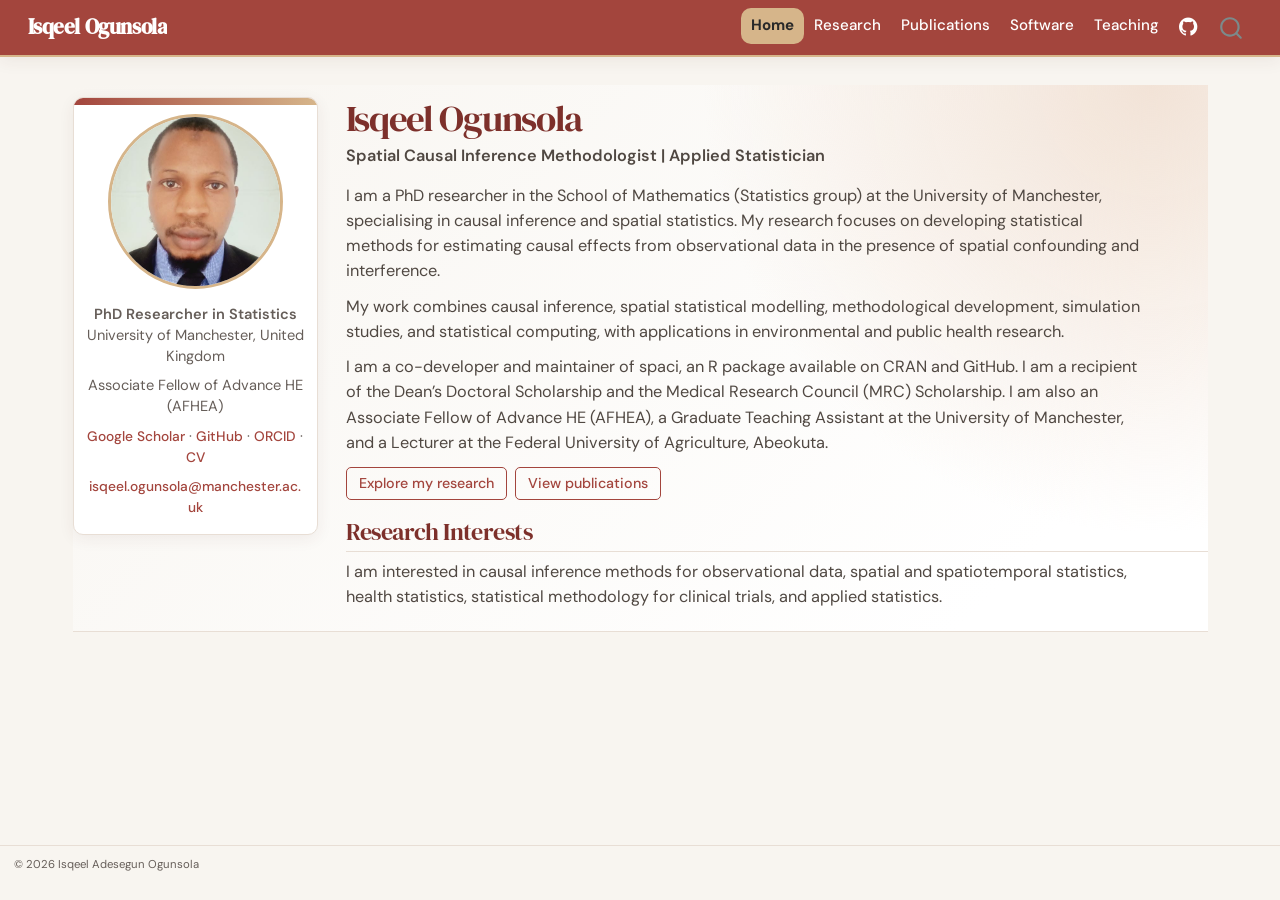
<file: index.html>
<!DOCTYPE html>
<html xmlns="http://www.w3.org/1999/xhtml" lang="en" xml:lang="en"><head>

<meta charset="utf-8">
<meta name="generator" content="quarto-1.9.36">

<meta name="viewport" content="width=device-width, initial-scale=1.0, user-scalable=yes">


<title>quarto-inputf852eae889439b6d – Isqeel A. Ogunsola</title>
<style>
/* Default styles provided by pandoc.
** See https://pandoc.org/MANUAL.html#variables-for-html for config info.
*/
code{white-space: pre-wrap;}
span.smallcaps{font-variant: small-caps;}
div.columns{display: flex; gap: min(4vw, 1.5em);}
div.column{flex: auto; overflow-x: auto;}
div.hanging-indent{margin-left: 1.5em; text-indent: -1.5em;}
ul.task-list{list-style: none;}
ul.task-list li input[type="checkbox"] {
  width: 0.8em;
  margin: 0 0.8em 0.2em -1em; /* quarto-specific, see https://github.com/quarto-dev/quarto-cli/issues/4556 */ 
  vertical-align: middle;
}
</style>


<script src="site_libs/quarto-nav/quarto-nav.js"></script>
<script src="site_libs/clipboard/clipboard.min.js"></script>
<script src="site_libs/quarto-search/autocomplete.umd.js"></script>
<script src="site_libs/quarto-search/fuse.min.js"></script>
<script src="site_libs/quarto-search/quarto-search.js"></script>
<meta name="quarto:offset" content="./">
<link href="./assets/favicon.svg" rel="icon" type="image/svg+xml">
<script src="site_libs/quarto-html/quarto.js" type="module"></script>
<script src="site_libs/quarto-html/tabsets/tabsets.js" type="module"></script>
<script src="site_libs/quarto-html/popper.min.js"></script>
<script src="site_libs/quarto-html/tippy.umd.min.js"></script>
<script src="site_libs/quarto-html/anchor.min.js"></script>
<link href="site_libs/quarto-html/tippy.css" rel="stylesheet">
<link href="site_libs/quarto-html/quarto-syntax-highlighting-845c23b38eaddc0f92fda52bfe77a8c8.css" rel="stylesheet" id="quarto-text-highlighting-styles">
<script src="site_libs/bootstrap/bootstrap.min.js"></script>
<link href="site_libs/bootstrap/bootstrap-icons.css" rel="stylesheet">
<link href="site_libs/bootstrap/bootstrap-af1abe8f872a3fa69dfeeeed157f7d3d.min.css" rel="stylesheet" append-hash="true" id="quarto-bootstrap" data-mode="light">
<script id="quarto-search-options" type="application/json">{
  "location": "navbar",
  "copy-button": false,
  "collapse-after": 3,
  "panel-placement": "end",
  "type": "overlay",
  "limit": 50,
  "keyboard-shortcut": [
    "f",
    "/",
    "s"
  ],
  "show-item-context": false,
  "language": {
    "search-no-results-text": "No results",
    "search-matching-documents-text": "matching documents",
    "search-copy-link-title": "Copy link to search",
    "search-hide-matches-text": "Hide additional matches",
    "search-more-match-text": "more match in this document",
    "search-more-matches-text": "more matches in this document",
    "search-clear-button-title": "Clear",
    "search-text-placeholder": "",
    "search-detached-cancel-button-title": "Cancel",
    "search-submit-button-title": "Submit",
    "search-label": "Search"
  }
}</script>
<style>html{ scroll-behavior: smooth; }</style>


<link rel="stylesheet" href="styles.css">
<meta property="og:title" content="– Isqeel A. Ogunsola">
<meta property="og:image" content="https://ogunsolaia.github.io/assets/profile.JPG">
<meta property="og:site_name" content="Isqeel A. Ogunsola">
</head>

<body class="nav-fixed quarto-light">

<div id="quarto-search-results"></div>
  <header id="quarto-header" class="headroom fixed-top">
    <nav class="navbar navbar-expand-lg " data-bs-theme="dark">
      <div class="navbar-container container-fluid">
      <div class="navbar-brand-container mx-auto">
    <a class="navbar-brand" href="./index.html">
    <span class="navbar-title">Isqeel Ogunsola</span>
    </a>
  </div>
            <div id="quarto-search" class="" title="Search"></div>
          <button class="navbar-toggler" type="button" data-bs-toggle="collapse" data-bs-target="#navbarCollapse" aria-controls="navbarCollapse" role="menu" aria-expanded="false" aria-label="Toggle navigation" onclick="if (window.quartoToggleHeadroom) { window.quartoToggleHeadroom(); }">
  <span class="navbar-toggler-icon"></span>
</button>
          <div class="collapse navbar-collapse" id="navbarCollapse">
            <ul class="navbar-nav navbar-nav-scroll ms-auto">
  <li class="nav-item">
    <a class="nav-link active" href="./index.html" aria-current="page"> 
<span class="menu-text">Home</span></a>
  </li>  
  <li class="nav-item">
    <a class="nav-link" href="./research.html"> 
<span class="menu-text">Research</span></a>
  </li>  
  <li class="nav-item">
    <a class="nav-link" href="./publications.html"> 
<span class="menu-text">Publications</span></a>
  </li>  
  <li class="nav-item">
    <a class="nav-link" href="./software.html"> 
<span class="menu-text">Software</span></a>
  </li>  
  <li class="nav-item">
    <a class="nav-link" href="./teaching.html" target="_blank"> 
<span class="menu-text">Teaching</span></a>
  </li>  
  <li class="nav-item compact">
    <a class="nav-link" href="https://github.com/Ogunsolaia"> <i class="bi bi-github" role="img" aria-label="GitHub">
</i> 
<span class="menu-text"></span></a>
  </li>  
</ul>
          </div> <!-- /navcollapse -->
            <div class="quarto-navbar-tools">
</div>
      </div> <!-- /container-fluid -->
    </nav>
</header>
<!-- content -->
<div id="quarto-content" class="quarto-container page-columns page-rows-contents page-layout-full page-navbar">
<!-- sidebar -->
<!-- margin-sidebar -->
    
<!-- main -->
<main class="content column-page" id="quarto-document-content"><header id="title-block-header" class="quarto-title-block"></header>




<div class="hero">
<div class="hero-grid">
<div class="profile-panel">
<div class="quarto-figure quarto-figure-center">
<figure class="figure">
<p><img src="assets/profile.JPG" class="profile-photo img-fluid figure-img"></p>
<figcaption>Isqeel Ogunsola</figcaption>
</figure>
</div>
<p><strong>PhD Researcher in Statistics</strong><br>
University of Manchester, United Kingdom</p>
<p>Associate Fellow of Advance HE (AFHEA)</p>
<p><a href="https://scholar.google.com/citations?user=b1FDqykAAAAJ&amp;hl=en">Google Scholar</a> · <a href="https://github.com/Ogunsolaia">GitHub</a> · <a href="https://orcid.org/0000-0003-2272-1530">ORCID</a> · <a href="./cv.html">CV</a></p>
<p><a href="mailto:isqeel.ogunsola@manchester.ac.uk">isqeel.ogunsola@manchester.ac.uk</a></p>
</div>
<section id="isqeel-ogunsola" class="level1 hero-copy">
<h1>Isqeel Ogunsola</h1>
<div class="professional-title">
<p>Spatial Causal Inference Methodologist | Applied Statistician</p>
</div>
<p>I am a PhD researcher in the School of Mathematics (Statistics group) at the University of Manchester, specialising in causal inference and spatial statistics. My research focuses on developing statistical methods for estimating causal effects from observational data in the presence of spatial confounding and interference.</p>
<p>My work combines causal inference, spatial statistical modelling, methodological development, simulation studies, and statistical computing, with applications in environmental and public health research.</p>
<p>I am a co-developer and maintainer of spaci, an R package available on CRAN and GitHub. I am a recipient of the Dean’s Doctoral Scholarship and the Medical Research Council (MRC) Scholarship. I am also an Associate Fellow of Advance HE (AFHEA), a Graduate Teaching Assistant at the University of Manchester, and a Lecturer at the Federal University of Agriculture, Abeokuta.</p>
<p><a href="./research.html" class="btn btn-outline-primary">Explore my research</a> <a href="./publications.html" class="btn btn-outline-primary">View publications</a></p>
<section id="research-interests" class="level2">
<h2 class="anchored" data-anchor-id="research-interests">Research Interests</h2>
<p>I am interested in causal inference methods for observational data, spatial and spatiotemporal statistics, health statistics, statistical methodology for clinical trials, and applied statistics.</p>
</section>
</section>
</div>
</div>



</main> <!-- /main -->
<script id="quarto-html-after-body" type="application/javascript">
  window.document.addEventListener("DOMContentLoaded", function (event) {
    const icon = "";
    const anchorJS = new window.AnchorJS();
    anchorJS.options = {
      placement: 'right',
      icon: icon
    };
    anchorJS.add('.anchored');
    const isCodeAnnotation = (el) => {
      for (const clz of el.classList) {
        if (clz.startsWith('code-annotation-')) {                     
          return true;
        }
      }
      return false;
    }
    const onCopySuccess = function(e) {
      // button target
      const button = e.trigger;
      // don't keep focus
      button.blur();
      // flash "checked"
      button.classList.add('code-copy-button-checked');
      var currentTitle = button.getAttribute("title");
      button.setAttribute("title", "Copied!");
      let tooltip;
      if (window.bootstrap) {
        button.setAttribute("data-bs-toggle", "tooltip");
        button.setAttribute("data-bs-placement", "left");
        button.setAttribute("data-bs-title", "Copied!");
        tooltip = new bootstrap.Tooltip(button, 
          { trigger: "manual", 
            customClass: "code-copy-button-tooltip",
            offset: [0, -8]});
        tooltip.show();    
      }
      setTimeout(function() {
        if (tooltip) {
          tooltip.hide();
          button.removeAttribute("data-bs-title");
          button.removeAttribute("data-bs-toggle");
          button.removeAttribute("data-bs-placement");
        }
        button.setAttribute("title", currentTitle);
        button.classList.remove('code-copy-button-checked');
      }, 1000);
      // clear code selection
      e.clearSelection();
    }
    const getTextToCopy = function(trigger) {
      const outerScaffold = trigger.parentElement.cloneNode(true);
      const codeEl = outerScaffold.querySelector('code');
      for (const childEl of codeEl.children) {
        if (isCodeAnnotation(childEl)) {
          childEl.remove();
        }
      }
      return codeEl.innerText;
    }
    const clipboard = new window.ClipboardJS('.code-copy-button:not([data-in-quarto-modal])', {
      text: getTextToCopy
    });
    clipboard.on('success', onCopySuccess);
    if (window.document.getElementById('quarto-embedded-source-code-modal')) {
      const clipboardModal = new window.ClipboardJS('.code-copy-button[data-in-quarto-modal]', {
        text: getTextToCopy,
        container: window.document.getElementById('quarto-embedded-source-code-modal')
      });
      clipboardModal.on('success', onCopySuccess);
    }
      var localhostRegex = new RegExp(/^(?:http|https):\/\/localhost\:?[0-9]*\//);
      var mailtoRegex = new RegExp(/^mailto:/);
        var filterRegex = new RegExp("https:\/\/ogunsolaia\.github\.io");
      var isInternal = (href) => {
          return filterRegex.test(href) || localhostRegex.test(href) || mailtoRegex.test(href);
      }
      // Inspect non-navigation links and adorn them if external
     var links = window.document.querySelectorAll('a[href]:not(.nav-link):not(.navbar-brand):not(.toc-action):not(.sidebar-link):not(.sidebar-item-toggle):not(.pagination-link):not(.no-external):not([aria-hidden]):not(.dropdown-item):not(.quarto-navigation-tool):not(.about-link)');
      for (var i=0; i<links.length; i++) {
        const link = links[i];
        if (!isInternal(link.href)) {
          // undo the damage that might have been done by quarto-nav.js in the case of
          // links that we want to consider external
          if (link.dataset.originalHref !== undefined) {
            link.href = link.dataset.originalHref;
          }
            // target, if specified
            link.setAttribute("target", "_blank");
            if (link.getAttribute("rel") === null) {
              link.setAttribute("rel", "noopener");
            }
        }
      }
    function tippyHover(el, contentFn, onTriggerFn, onUntriggerFn) {
      const config = {
        allowHTML: true,
        maxWidth: 500,
        delay: 100,
        arrow: false,
        appendTo: function(el) {
            return el.parentElement;
        },
        interactive: true,
        interactiveBorder: 10,
        theme: 'quarto',
        placement: 'bottom-start',
      };
      if (contentFn) {
        config.content = contentFn;
      }
      if (onTriggerFn) {
        config.onTrigger = onTriggerFn;
      }
      if (onUntriggerFn) {
        config.onUntrigger = onUntriggerFn;
      }
      window.tippy(el, config); 
    }
    const noterefs = window.document.querySelectorAll('a[role="doc-noteref"]');
    for (var i=0; i<noterefs.length; i++) {
      const ref = noterefs[i];
      tippyHover(ref, function() {
        // use id or data attribute instead here
        let href = ref.getAttribute('data-footnote-href') || ref.getAttribute('href');
        try { href = new URL(href).hash; } catch {}
        const id = href.replace(/^#\/?/, "");
        const note = window.document.getElementById(id);
        if (note) {
          return note.innerHTML;
        } else {
          return "";
        }
      });
    }
    const xrefs = window.document.querySelectorAll('a.quarto-xref');
    const processXRef = (id, note) => {
      // Strip column container classes
      const stripColumnClz = (el) => {
        el.classList.remove("page-full", "page-columns");
        if (el.children) {
          for (const child of el.children) {
            stripColumnClz(child);
          }
        }
      }
      stripColumnClz(note)
      if (id === null || id.startsWith('sec-')) {
        // Special case sections, only their first couple elements
        const container = document.createElement("div");
        if (note.children && note.children.length > 2) {
          container.appendChild(note.children[0].cloneNode(true));
          for (let i = 1; i < note.children.length; i++) {
            const child = note.children[i];
            if (child.tagName === "P" && child.innerText === "") {
              continue;
            } else {
              container.appendChild(child.cloneNode(true));
              break;
            }
          }
          if (window.Quarto?.typesetMath) {
            window.Quarto.typesetMath(container);
          }
          return container.innerHTML
        } else {
          if (window.Quarto?.typesetMath) {
            window.Quarto.typesetMath(note);
          }
          return note.innerHTML;
        }
      } else {
        // Remove any anchor links if they are present
        const anchorLink = note.querySelector('a.anchorjs-link');
        if (anchorLink) {
          anchorLink.remove();
        }
        if (window.Quarto?.typesetMath) {
          window.Quarto.typesetMath(note);
        }
        if (note.classList.contains("callout")) {
          return note.outerHTML;
        } else {
          return note.innerHTML;
        }
      }
    }
    for (var i=0; i<xrefs.length; i++) {
      const xref = xrefs[i];
      tippyHover(xref, undefined, function(instance) {
        instance.disable();
        let url = xref.getAttribute('href');
        let hash = undefined; 
        if (url.startsWith('#')) {
          hash = url;
        } else {
          try { hash = new URL(url).hash; } catch {}
        }
        if (hash) {
          const id = hash.replace(/^#\/?/, "");
          const note = window.document.getElementById(id);
          if (note !== null) {
            try {
              const html = processXRef(id, note.cloneNode(true));
              instance.setContent(html);
            } finally {
              instance.enable();
              instance.show();
            }
          } else {
            // See if we can fetch this
            fetch(url.split('#')[0])
            .then(res => res.text())
            .then(html => {
              const parser = new DOMParser();
              const htmlDoc = parser.parseFromString(html, "text/html");
              const note = htmlDoc.getElementById(id);
              if (note !== null) {
                const html = processXRef(id, note);
                instance.setContent(html);
              } 
            }).finally(() => {
              instance.enable();
              instance.show();
            });
          }
        } else {
          // See if we can fetch a full url (with no hash to target)
          // This is a special case and we should probably do some content thinning / targeting
          fetch(url)
          .then(res => res.text())
          .then(html => {
            const parser = new DOMParser();
            const htmlDoc = parser.parseFromString(html, "text/html");
            const note = htmlDoc.querySelector('main.content');
            if (note !== null) {
              // This should only happen for chapter cross references
              // (since there is no id in the URL)
              // remove the first header
              if (note.children.length > 0 && note.children[0].tagName === "HEADER") {
                note.children[0].remove();
              }
              const html = processXRef(null, note);
              instance.setContent(html);
            } 
          }).finally(() => {
            instance.enable();
            instance.show();
          });
        }
      }, function(instance) {
      });
    }
        let selectedAnnoteEl;
        const selectorForAnnotation = ( cell, annotation) => {
          let cellAttr = 'data-code-cell="' + cell + '"';
          let lineAttr = 'data-code-annotation="' +  annotation + '"';
          const selector = 'span[' + cellAttr + '][' + lineAttr + ']';
          return selector;
        }
        const selectCodeLines = (annoteEl) => {
          const doc = window.document;
          const targetCell = annoteEl.getAttribute("data-target-cell");
          const targetAnnotation = annoteEl.getAttribute("data-target-annotation");
          const annoteSpan = window.document.querySelector(selectorForAnnotation(targetCell, targetAnnotation));
          const lines = annoteSpan.getAttribute("data-code-lines").split(",");
          const lineIds = lines.map((line) => {
            return targetCell + "-" + line;
          })
          let top = null;
          let height = null;
          let parent = null;
          if (lineIds.length > 0) {
              //compute the position of the single el (top and bottom and make a div)
              const el = window.document.getElementById(lineIds[0]);
              top = el.offsetTop;
              height = el.offsetHeight;
              parent = el.parentElement.parentElement;
            if (lineIds.length > 1) {
              const lastEl = window.document.getElementById(lineIds[lineIds.length - 1]);
              const bottom = lastEl.offsetTop + lastEl.offsetHeight;
              height = bottom - top;
            }
            if (top !== null && height !== null && parent !== null) {
              // cook up a div (if necessary) and position it 
              let div = window.document.getElementById("code-annotation-line-highlight");
              if (div === null) {
                div = window.document.createElement("div");
                div.setAttribute("id", "code-annotation-line-highlight");
                div.style.position = 'absolute';
                parent.appendChild(div);
              }
              div.style.top = top - 2 + "px";
              div.style.height = height + 4 + "px";
              div.style.left = 0;
              let gutterDiv = window.document.getElementById("code-annotation-line-highlight-gutter");
              if (gutterDiv === null) {
                gutterDiv = window.document.createElement("div");
                gutterDiv.setAttribute("id", "code-annotation-line-highlight-gutter");
                gutterDiv.style.position = 'absolute';
                const codeCell = window.document.getElementById(targetCell);
                const gutter = codeCell.querySelector('.code-annotation-gutter');
                gutter.appendChild(gutterDiv);
              }
              gutterDiv.style.top = top - 2 + "px";
              gutterDiv.style.height = height + 4 + "px";
            }
            selectedAnnoteEl = annoteEl;
          }
        };
        const unselectCodeLines = () => {
          const elementsIds = ["code-annotation-line-highlight", "code-annotation-line-highlight-gutter"];
          elementsIds.forEach((elId) => {
            const div = window.document.getElementById(elId);
            if (div) {
              div.remove();
            }
          });
          selectedAnnoteEl = undefined;
        };
          // Handle positioning of the toggle
      window.addEventListener(
        "resize",
        throttle(() => {
          elRect = undefined;
          if (selectedAnnoteEl) {
            selectCodeLines(selectedAnnoteEl);
          }
        }, 10)
      );
      function throttle(fn, ms) {
      let throttle = false;
      let timer;
        return (...args) => {
          if(!throttle) { // first call gets through
              fn.apply(this, args);
              throttle = true;
          } else { // all the others get throttled
              if(timer) clearTimeout(timer); // cancel #2
              timer = setTimeout(() => {
                fn.apply(this, args);
                timer = throttle = false;
              }, ms);
          }
        };
      }
        // Attach click handler to the DT
        const annoteDls = window.document.querySelectorAll('dt[data-target-cell]');
        for (const annoteDlNode of annoteDls) {
          annoteDlNode.addEventListener('click', (event) => {
            const clickedEl = event.target;
            if (clickedEl !== selectedAnnoteEl) {
              unselectCodeLines();
              const activeEl = window.document.querySelector('dt[data-target-cell].code-annotation-active');
              if (activeEl) {
                activeEl.classList.remove('code-annotation-active');
              }
              selectCodeLines(clickedEl);
              clickedEl.classList.add('code-annotation-active');
            } else {
              // Unselect the line
              unselectCodeLines();
              clickedEl.classList.remove('code-annotation-active');
            }
          });
        }
    const findCites = (el) => {
      const parentEl = el.parentElement;
      if (parentEl) {
        const cites = parentEl.dataset.cites;
        if (cites) {
          return {
            el,
            cites: cites.split(' ')
          };
        } else {
          return findCites(el.parentElement)
        }
      } else {
        return undefined;
      }
    };
    var bibliorefs = window.document.querySelectorAll('a[role="doc-biblioref"]');
    for (var i=0; i<bibliorefs.length; i++) {
      const ref = bibliorefs[i];
      const citeInfo = findCites(ref);
      if (citeInfo) {
        tippyHover(citeInfo.el, function() {
          var popup = window.document.createElement('div');
          citeInfo.cites.forEach(function(cite) {
            var citeDiv = window.document.createElement('div');
            citeDiv.classList.add('hanging-indent');
            citeDiv.classList.add('csl-entry');
            var biblioDiv = window.document.getElementById('ref-' + cite);
            if (biblioDiv) {
              citeDiv.innerHTML = biblioDiv.innerHTML;
            }
            popup.appendChild(citeDiv);
          });
          return popup.innerHTML;
        });
      }
    }
  });
  </script>
</div> <!-- /content -->
<footer class="footer">
  <div class="nav-footer">
    <div class="nav-footer-left">
<p>© 2026 Isqeel Adesegun Ogunsola</p>
</div>   
    <div class="nav-footer-center">
      &nbsp;
    </div>
    <div class="nav-footer-right">
      &nbsp;
    </div>
  </div>
</footer>




<script src="site_libs/quarto-html/zenscroll-min.js"></script>
</body></html>
</file>
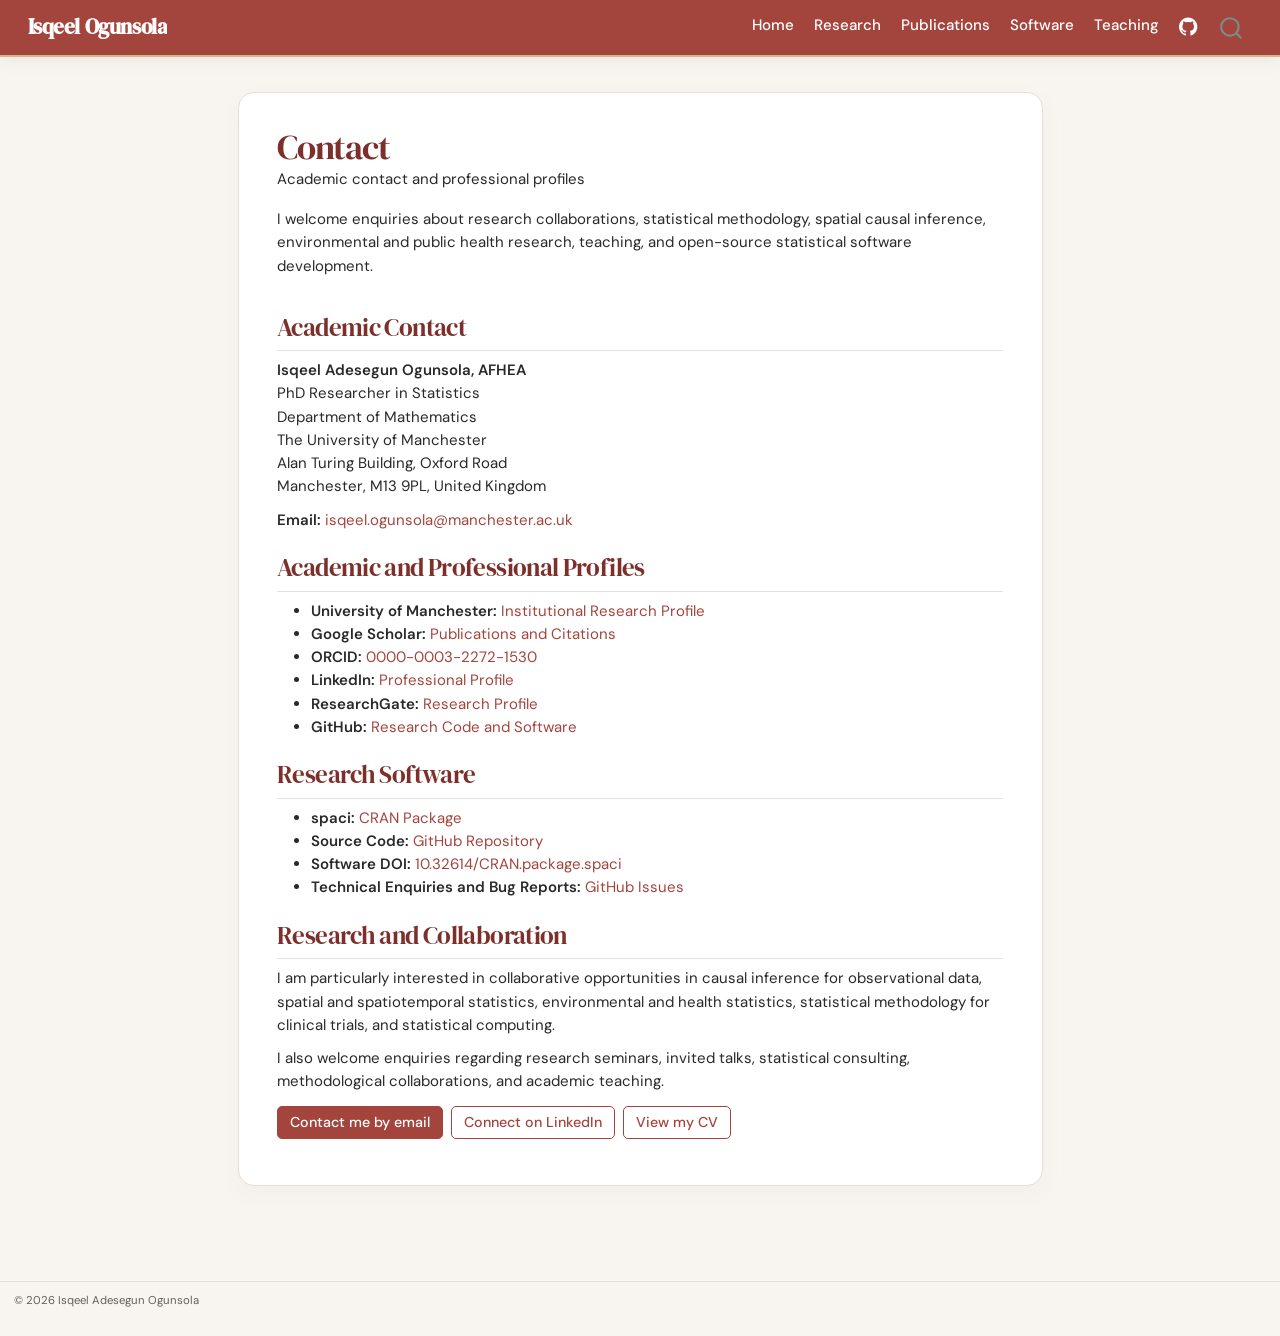
<file: contact.html>
<!DOCTYPE html>
<html xmlns="http://www.w3.org/1999/xhtml" lang="en" xml:lang="en"><head>

<meta charset="utf-8">
<meta name="generator" content="quarto-1.9.36">

<meta name="viewport" content="width=device-width, initial-scale=1.0, user-scalable=yes">

<meta name="description" content="Academic contact and professional profiles">

<title>Contact – Isqeel A. Ogunsola</title>
<style>
/* Default styles provided by pandoc.
** See https://pandoc.org/MANUAL.html#variables-for-html for config info.
*/
code{white-space: pre-wrap;}
span.smallcaps{font-variant: small-caps;}
div.columns{display: flex; gap: min(4vw, 1.5em);}
div.column{flex: auto; overflow-x: auto;}
div.hanging-indent{margin-left: 1.5em; text-indent: -1.5em;}
ul.task-list{list-style: none;}
ul.task-list li input[type="checkbox"] {
  width: 0.8em;
  margin: 0 0.8em 0.2em -1em; /* quarto-specific, see https://github.com/quarto-dev/quarto-cli/issues/4556 */ 
  vertical-align: middle;
}
</style>


<script src="site_libs/quarto-nav/quarto-nav.js"></script>
<script src="site_libs/clipboard/clipboard.min.js"></script>
<script src="site_libs/quarto-search/autocomplete.umd.js"></script>
<script src="site_libs/quarto-search/fuse.min.js"></script>
<script src="site_libs/quarto-search/quarto-search.js"></script>
<meta name="quarto:offset" content="./">
<link href="./assets/favicon.svg" rel="icon" type="image/svg+xml">
<script src="site_libs/quarto-html/quarto.js" type="module"></script>
<script src="site_libs/quarto-html/tabsets/tabsets.js" type="module"></script>
<script src="site_libs/quarto-html/popper.min.js"></script>
<script src="site_libs/quarto-html/tippy.umd.min.js"></script>
<script src="site_libs/quarto-html/anchor.min.js"></script>
<link href="site_libs/quarto-html/tippy.css" rel="stylesheet">
<link href="site_libs/quarto-html/quarto-syntax-highlighting-845c23b38eaddc0f92fda52bfe77a8c8.css" rel="stylesheet" id="quarto-text-highlighting-styles">
<script src="site_libs/bootstrap/bootstrap.min.js"></script>
<link href="site_libs/bootstrap/bootstrap-icons.css" rel="stylesheet">
<link href="site_libs/bootstrap/bootstrap-8cdd60887994a5fa63dda95aa2a8272b.min.css" rel="stylesheet" append-hash="true" id="quarto-bootstrap" data-mode="light">
<script id="quarto-search-options" type="application/json">{
  "location": "navbar",
  "copy-button": false,
  "collapse-after": 3,
  "panel-placement": "end",
  "type": "overlay",
  "limit": 50,
  "keyboard-shortcut": [
    "f",
    "/",
    "s"
  ],
  "show-item-context": false,
  "language": {
    "search-no-results-text": "No results",
    "search-matching-documents-text": "matching documents",
    "search-copy-link-title": "Copy link to search",
    "search-hide-matches-text": "Hide additional matches",
    "search-more-match-text": "more match in this document",
    "search-more-matches-text": "more matches in this document",
    "search-clear-button-title": "Clear",
    "search-text-placeholder": "",
    "search-detached-cancel-button-title": "Cancel",
    "search-submit-button-title": "Submit",
    "search-label": "Search"
  }
}</script>
<style>html{ scroll-behavior: smooth; }</style>


<link rel="stylesheet" href="styles.css">
<meta property="og:title" content="Contact – Isqeel A. Ogunsola">
<meta property="og:description" content="Academic contact and professional profiles">
<meta property="og:site_name" content="Isqeel A. Ogunsola">
</head>

<body class="nav-fixed fullcontent quarto-light">

<div id="quarto-search-results"></div>
  <header id="quarto-header" class="headroom fixed-top">
    <nav class="navbar navbar-expand-lg " data-bs-theme="dark">
      <div class="navbar-container container-fluid">
      <div class="navbar-brand-container mx-auto">
    <a class="navbar-brand" href="./index.html">
    <span class="navbar-title">Isqeel Ogunsola</span>
    </a>
  </div>
            <div id="quarto-search" class="" title="Search"></div>
          <button class="navbar-toggler" type="button" data-bs-toggle="collapse" data-bs-target="#navbarCollapse" aria-controls="navbarCollapse" role="menu" aria-expanded="false" aria-label="Toggle navigation" onclick="if (window.quartoToggleHeadroom) { window.quartoToggleHeadroom(); }">
  <span class="navbar-toggler-icon"></span>
</button>
          <div class="collapse navbar-collapse" id="navbarCollapse">
            <ul class="navbar-nav navbar-nav-scroll ms-auto">
  <li class="nav-item">
    <a class="nav-link" href="./index.html"> 
<span class="menu-text">Home</span></a>
  </li>  
  <li class="nav-item">
    <a class="nav-link" href="./research.html"> 
<span class="menu-text">Research</span></a>
  </li>  
  <li class="nav-item">
    <a class="nav-link" href="./publications.html"> 
<span class="menu-text">Publications</span></a>
  </li>  
  <li class="nav-item">
    <a class="nav-link" href="./software.html"> 
<span class="menu-text">Software</span></a>
  </li>  
  <li class="nav-item">
    <a class="nav-link" href="./teaching.html" target="_blank"> 
<span class="menu-text">Teaching</span></a>
  </li>  
  <li class="nav-item compact">
    <a class="nav-link" href="https://github.com/Ogunsolaia"> <i class="bi bi-github" role="img" aria-label="GitHub">
</i> 
<span class="menu-text"></span></a>
  </li>  
</ul>
          </div> <!-- /navcollapse -->
            <div class="quarto-navbar-tools">
</div>
      </div> <!-- /container-fluid -->
    </nav>
</header>
<!-- content -->
<div id="quarto-content" class="quarto-container page-columns page-rows-contents page-layout-article page-navbar">
<!-- sidebar -->
<!-- margin-sidebar -->
    
<!-- main -->
<main class="content" id="quarto-document-content">

<header id="title-block-header" class="quarto-title-block default">
<div class="quarto-title">
<h1 class="title">Contact</h1>
</div>

<div>
  <div class="description">
    Academic contact and professional profiles
  </div>
</div>


<div class="quarto-title-meta">

    
  
    
  </div>
  


</header>


<p>I welcome enquiries about research collaborations, statistical methodology, spatial causal inference, environmental and public health research, teaching, and open-source statistical software development.</p>
<section id="academic-contact" class="level2">
<h2 class="anchored" data-anchor-id="academic-contact">Academic Contact</h2>
<p><strong>Isqeel Adesegun Ogunsola, AFHEA</strong><br>
PhD Researcher in Statistics<br>
Department of Mathematics<br>
The University of Manchester<br>
Alan Turing Building, Oxford Road<br>
Manchester, M13 9PL, United Kingdom</p>
<p><strong>Email:</strong> <a href="mailto:isqeel.ogunsola@manchester.ac.uk">isqeel.ogunsola@manchester.ac.uk</a></p>
</section>
<section id="academic-and-professional-profiles" class="level2">
<h2 class="anchored" data-anchor-id="academic-and-professional-profiles">Academic and Professional Profiles</h2>
<ul>
<li><strong>University of Manchester:</strong> <a href="https://research.manchester.ac.uk/en/persons/isqeel-ogunsola/">Institutional Research Profile</a></li>
<li><strong>Google Scholar:</strong> <a href="https://scholar.google.com/citations?user=b1FDqykAAAAJ&amp;hl=en">Publications and Citations</a></li>
<li><strong>ORCID:</strong> <a href="https://orcid.org/0000-0003-2272-1530">0000-0003-2272-1530</a></li>
<li><strong>LinkedIn:</strong> <a href="https://uk.linkedin.com/in/isqeel-ogunsola-afhe-b33a8a13b">Professional Profile</a></li>
<li><strong>ResearchGate:</strong> <a href="https://www.researchgate.net/profile/Isqeel-Ogunsola">Research Profile</a></li>
<li><strong>GitHub:</strong> <a href="https://github.com/Ogunsolaia">Research Code and Software</a></li>
</ul>
</section>
<section id="research-software" class="level2">
<h2 class="anchored" data-anchor-id="research-software">Research Software</h2>
<ul>
<li><strong>spaci:</strong> <a href="https://cran.r-project.org/package=spaci">CRAN Package</a></li>
<li><strong>Source Code:</strong> <a href="https://github.com/Ogunsolaia/spaci">GitHub Repository</a></li>
<li><strong>Software DOI:</strong> <a href="https://doi.org/10.32614/CRAN.package.spaci">10.32614/CRAN.package.spaci</a></li>
<li><strong>Technical Enquiries and Bug Reports:</strong> <a href="https://github.com/Ogunsolaia/spaci/issues">GitHub Issues</a></li>
</ul>
</section>
<section id="research-and-collaboration" class="level2">
<h2 class="anchored" data-anchor-id="research-and-collaboration">Research and Collaboration</h2>
<p>I am particularly interested in collaborative opportunities in causal inference for observational data, spatial and spatiotemporal statistics, environmental and health statistics, statistical methodology for clinical trials, and statistical computing.</p>
<p>I also welcome enquiries regarding research seminars, invited talks, statistical consulting, methodological collaborations, and academic teaching.</p>
<p><a href="mailto:isqeel.ogunsola@manchester.ac.uk" class="btn btn-primary">Contact me by email</a> <a href="https://uk.linkedin.com/in/isqeel-ogunsola-afhe-b33a8a13b" class="btn btn-outline-primary">Connect on LinkedIn</a> <a href="./cv.html" class="btn btn-outline-primary">View my CV</a></p>


</section>

</main> <!-- /main -->
<script id="quarto-html-after-body" type="application/javascript">
  window.document.addEventListener("DOMContentLoaded", function (event) {
    const icon = "";
    const anchorJS = new window.AnchorJS();
    anchorJS.options = {
      placement: 'right',
      icon: icon
    };
    anchorJS.add('.anchored');
    const isCodeAnnotation = (el) => {
      for (const clz of el.classList) {
        if (clz.startsWith('code-annotation-')) {                     
          return true;
        }
      }
      return false;
    }
    const onCopySuccess = function(e) {
      // button target
      const button = e.trigger;
      // don't keep focus
      button.blur();
      // flash "checked"
      button.classList.add('code-copy-button-checked');
      var currentTitle = button.getAttribute("title");
      button.setAttribute("title", "Copied!");
      let tooltip;
      if (window.bootstrap) {
        button.setAttribute("data-bs-toggle", "tooltip");
        button.setAttribute("data-bs-placement", "left");
        button.setAttribute("data-bs-title", "Copied!");
        tooltip = new bootstrap.Tooltip(button, 
          { trigger: "manual", 
            customClass: "code-copy-button-tooltip",
            offset: [0, -8]});
        tooltip.show();    
      }
      setTimeout(function() {
        if (tooltip) {
          tooltip.hide();
          button.removeAttribute("data-bs-title");
          button.removeAttribute("data-bs-toggle");
          button.removeAttribute("data-bs-placement");
        }
        button.setAttribute("title", currentTitle);
        button.classList.remove('code-copy-button-checked');
      }, 1000);
      // clear code selection
      e.clearSelection();
    }
    const getTextToCopy = function(trigger) {
      const outerScaffold = trigger.parentElement.cloneNode(true);
      const codeEl = outerScaffold.querySelector('code');
      for (const childEl of codeEl.children) {
        if (isCodeAnnotation(childEl)) {
          childEl.remove();
        }
      }
      return codeEl.innerText;
    }
    const clipboard = new window.ClipboardJS('.code-copy-button:not([data-in-quarto-modal])', {
      text: getTextToCopy
    });
    clipboard.on('success', onCopySuccess);
    if (window.document.getElementById('quarto-embedded-source-code-modal')) {
      const clipboardModal = new window.ClipboardJS('.code-copy-button[data-in-quarto-modal]', {
        text: getTextToCopy,
        container: window.document.getElementById('quarto-embedded-source-code-modal')
      });
      clipboardModal.on('success', onCopySuccess);
    }
      var localhostRegex = new RegExp(/^(?:http|https):\/\/localhost\:?[0-9]*\//);
      var mailtoRegex = new RegExp(/^mailto:/);
        var filterRegex = new RegExp("https:\/\/ogunsolaia\.github\.io");
      var isInternal = (href) => {
          return filterRegex.test(href) || localhostRegex.test(href) || mailtoRegex.test(href);
      }
      // Inspect non-navigation links and adorn them if external
     var links = window.document.querySelectorAll('a[href]:not(.nav-link):not(.navbar-brand):not(.toc-action):not(.sidebar-link):not(.sidebar-item-toggle):not(.pagination-link):not(.no-external):not([aria-hidden]):not(.dropdown-item):not(.quarto-navigation-tool):not(.about-link)');
      for (var i=0; i<links.length; i++) {
        const link = links[i];
        if (!isInternal(link.href)) {
          // undo the damage that might have been done by quarto-nav.js in the case of
          // links that we want to consider external
          if (link.dataset.originalHref !== undefined) {
            link.href = link.dataset.originalHref;
          }
            // target, if specified
            link.setAttribute("target", "_blank");
            if (link.getAttribute("rel") === null) {
              link.setAttribute("rel", "noopener");
            }
        }
      }
    function tippyHover(el, contentFn, onTriggerFn, onUntriggerFn) {
      const config = {
        allowHTML: true,
        maxWidth: 500,
        delay: 100,
        arrow: false,
        appendTo: function(el) {
            return el.parentElement;
        },
        interactive: true,
        interactiveBorder: 10,
        theme: 'quarto',
        placement: 'bottom-start',
      };
      if (contentFn) {
        config.content = contentFn;
      }
      if (onTriggerFn) {
        config.onTrigger = onTriggerFn;
      }
      if (onUntriggerFn) {
        config.onUntrigger = onUntriggerFn;
      }
      window.tippy(el, config); 
    }
    const noterefs = window.document.querySelectorAll('a[role="doc-noteref"]');
    for (var i=0; i<noterefs.length; i++) {
      const ref = noterefs[i];
      tippyHover(ref, function() {
        // use id or data attribute instead here
        let href = ref.getAttribute('data-footnote-href') || ref.getAttribute('href');
        try { href = new URL(href).hash; } catch {}
        const id = href.replace(/^#\/?/, "");
        const note = window.document.getElementById(id);
        if (note) {
          return note.innerHTML;
        } else {
          return "";
        }
      });
    }
    const xrefs = window.document.querySelectorAll('a.quarto-xref');
    const processXRef = (id, note) => {
      // Strip column container classes
      const stripColumnClz = (el) => {
        el.classList.remove("page-full", "page-columns");
        if (el.children) {
          for (const child of el.children) {
            stripColumnClz(child);
          }
        }
      }
      stripColumnClz(note)
      if (id === null || id.startsWith('sec-')) {
        // Special case sections, only their first couple elements
        const container = document.createElement("div");
        if (note.children && note.children.length > 2) {
          container.appendChild(note.children[0].cloneNode(true));
          for (let i = 1; i < note.children.length; i++) {
            const child = note.children[i];
            if (child.tagName === "P" && child.innerText === "") {
              continue;
            } else {
              container.appendChild(child.cloneNode(true));
              break;
            }
          }
          if (window.Quarto?.typesetMath) {
            window.Quarto.typesetMath(container);
          }
          return container.innerHTML
        } else {
          if (window.Quarto?.typesetMath) {
            window.Quarto.typesetMath(note);
          }
          return note.innerHTML;
        }
      } else {
        // Remove any anchor links if they are present
        const anchorLink = note.querySelector('a.anchorjs-link');
        if (anchorLink) {
          anchorLink.remove();
        }
        if (window.Quarto?.typesetMath) {
          window.Quarto.typesetMath(note);
        }
        if (note.classList.contains("callout")) {
          return note.outerHTML;
        } else {
          return note.innerHTML;
        }
      }
    }
    for (var i=0; i<xrefs.length; i++) {
      const xref = xrefs[i];
      tippyHover(xref, undefined, function(instance) {
        instance.disable();
        let url = xref.getAttribute('href');
        let hash = undefined; 
        if (url.startsWith('#')) {
          hash = url;
        } else {
          try { hash = new URL(url).hash; } catch {}
        }
        if (hash) {
          const id = hash.replace(/^#\/?/, "");
          const note = window.document.getElementById(id);
          if (note !== null) {
            try {
              const html = processXRef(id, note.cloneNode(true));
              instance.setContent(html);
            } finally {
              instance.enable();
              instance.show();
            }
          } else {
            // See if we can fetch this
            fetch(url.split('#')[0])
            .then(res => res.text())
            .then(html => {
              const parser = new DOMParser();
              const htmlDoc = parser.parseFromString(html, "text/html");
              const note = htmlDoc.getElementById(id);
              if (note !== null) {
                const html = processXRef(id, note);
                instance.setContent(html);
              } 
            }).finally(() => {
              instance.enable();
              instance.show();
            });
          }
        } else {
          // See if we can fetch a full url (with no hash to target)
          // This is a special case and we should probably do some content thinning / targeting
          fetch(url)
          .then(res => res.text())
          .then(html => {
            const parser = new DOMParser();
            const htmlDoc = parser.parseFromString(html, "text/html");
            const note = htmlDoc.querySelector('main.content');
            if (note !== null) {
              // This should only happen for chapter cross references
              // (since there is no id in the URL)
              // remove the first header
              if (note.children.length > 0 && note.children[0].tagName === "HEADER") {
                note.children[0].remove();
              }
              const html = processXRef(null, note);
              instance.setContent(html);
            } 
          }).finally(() => {
            instance.enable();
            instance.show();
          });
        }
      }, function(instance) {
      });
    }
        let selectedAnnoteEl;
        const selectorForAnnotation = ( cell, annotation) => {
          let cellAttr = 'data-code-cell="' + cell + '"';
          let lineAttr = 'data-code-annotation="' +  annotation + '"';
          const selector = 'span[' + cellAttr + '][' + lineAttr + ']';
          return selector;
        }
        const selectCodeLines = (annoteEl) => {
          const doc = window.document;
          const targetCell = annoteEl.getAttribute("data-target-cell");
          const targetAnnotation = annoteEl.getAttribute("data-target-annotation");
          const annoteSpan = window.document.querySelector(selectorForAnnotation(targetCell, targetAnnotation));
          const lines = annoteSpan.getAttribute("data-code-lines").split(",");
          const lineIds = lines.map((line) => {
            return targetCell + "-" + line;
          })
          let top = null;
          let height = null;
          let parent = null;
          if (lineIds.length > 0) {
              //compute the position of the single el (top and bottom and make a div)
              const el = window.document.getElementById(lineIds[0]);
              top = el.offsetTop;
              height = el.offsetHeight;
              parent = el.parentElement.parentElement;
            if (lineIds.length > 1) {
              const lastEl = window.document.getElementById(lineIds[lineIds.length - 1]);
              const bottom = lastEl.offsetTop + lastEl.offsetHeight;
              height = bottom - top;
            }
            if (top !== null && height !== null && parent !== null) {
              // cook up a div (if necessary) and position it 
              let div = window.document.getElementById("code-annotation-line-highlight");
              if (div === null) {
                div = window.document.createElement("div");
                div.setAttribute("id", "code-annotation-line-highlight");
                div.style.position = 'absolute';
                parent.appendChild(div);
              }
              div.style.top = top - 2 + "px";
              div.style.height = height + 4 + "px";
              div.style.left = 0;
              let gutterDiv = window.document.getElementById("code-annotation-line-highlight-gutter");
              if (gutterDiv === null) {
                gutterDiv = window.document.createElement("div");
                gutterDiv.setAttribute("id", "code-annotation-line-highlight-gutter");
                gutterDiv.style.position = 'absolute';
                const codeCell = window.document.getElementById(targetCell);
                const gutter = codeCell.querySelector('.code-annotation-gutter');
                gutter.appendChild(gutterDiv);
              }
              gutterDiv.style.top = top - 2 + "px";
              gutterDiv.style.height = height + 4 + "px";
            }
            selectedAnnoteEl = annoteEl;
          }
        };
        const unselectCodeLines = () => {
          const elementsIds = ["code-annotation-line-highlight", "code-annotation-line-highlight-gutter"];
          elementsIds.forEach((elId) => {
            const div = window.document.getElementById(elId);
            if (div) {
              div.remove();
            }
          });
          selectedAnnoteEl = undefined;
        };
          // Handle positioning of the toggle
      window.addEventListener(
        "resize",
        throttle(() => {
          elRect = undefined;
          if (selectedAnnoteEl) {
            selectCodeLines(selectedAnnoteEl);
          }
        }, 10)
      );
      function throttle(fn, ms) {
      let throttle = false;
      let timer;
        return (...args) => {
          if(!throttle) { // first call gets through
              fn.apply(this, args);
              throttle = true;
          } else { // all the others get throttled
              if(timer) clearTimeout(timer); // cancel #2
              timer = setTimeout(() => {
                fn.apply(this, args);
                timer = throttle = false;
              }, ms);
          }
        };
      }
        // Attach click handler to the DT
        const annoteDls = window.document.querySelectorAll('dt[data-target-cell]');
        for (const annoteDlNode of annoteDls) {
          annoteDlNode.addEventListener('click', (event) => {
            const clickedEl = event.target;
            if (clickedEl !== selectedAnnoteEl) {
              unselectCodeLines();
              const activeEl = window.document.querySelector('dt[data-target-cell].code-annotation-active');
              if (activeEl) {
                activeEl.classList.remove('code-annotation-active');
              }
              selectCodeLines(clickedEl);
              clickedEl.classList.add('code-annotation-active');
            } else {
              // Unselect the line
              unselectCodeLines();
              clickedEl.classList.remove('code-annotation-active');
            }
          });
        }
    const findCites = (el) => {
      const parentEl = el.parentElement;
      if (parentEl) {
        const cites = parentEl.dataset.cites;
        if (cites) {
          return {
            el,
            cites: cites.split(' ')
          };
        } else {
          return findCites(el.parentElement)
        }
      } else {
        return undefined;
      }
    };
    var bibliorefs = window.document.querySelectorAll('a[role="doc-biblioref"]');
    for (var i=0; i<bibliorefs.length; i++) {
      const ref = bibliorefs[i];
      const citeInfo = findCites(ref);
      if (citeInfo) {
        tippyHover(citeInfo.el, function() {
          var popup = window.document.createElement('div');
          citeInfo.cites.forEach(function(cite) {
            var citeDiv = window.document.createElement('div');
            citeDiv.classList.add('hanging-indent');
            citeDiv.classList.add('csl-entry');
            var biblioDiv = window.document.getElementById('ref-' + cite);
            if (biblioDiv) {
              citeDiv.innerHTML = biblioDiv.innerHTML;
            }
            popup.appendChild(citeDiv);
          });
          return popup.innerHTML;
        });
      }
    }
  });
  </script>
</div> <!-- /content -->
<footer class="footer">
  <div class="nav-footer">
    <div class="nav-footer-left">
<p>© 2026 Isqeel Adesegun Ogunsola</p>
</div>   
    <div class="nav-footer-center">
      &nbsp;
    </div>
    <div class="nav-footer-right">
      &nbsp;
    </div>
  </div>
</footer>




<script src="site_libs/quarto-html/zenscroll-min.js"></script>
</body></html>
</file>
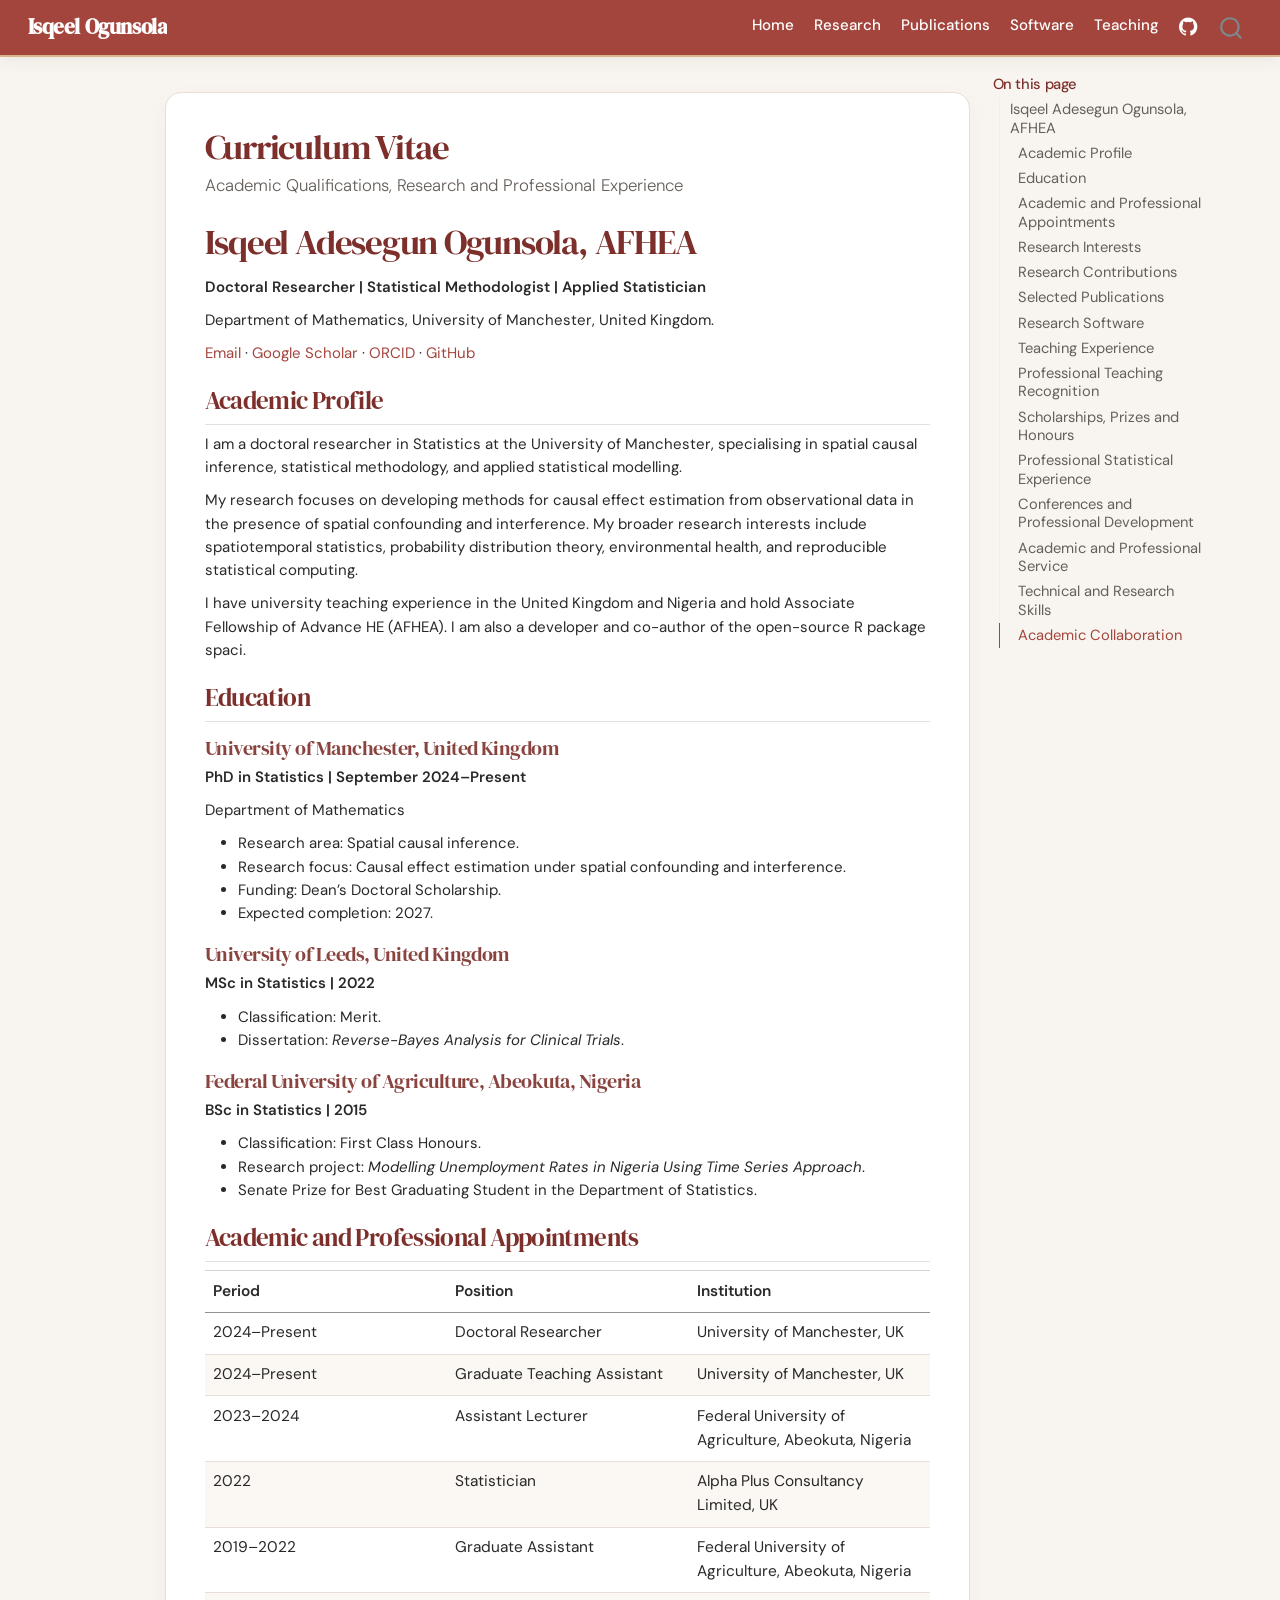
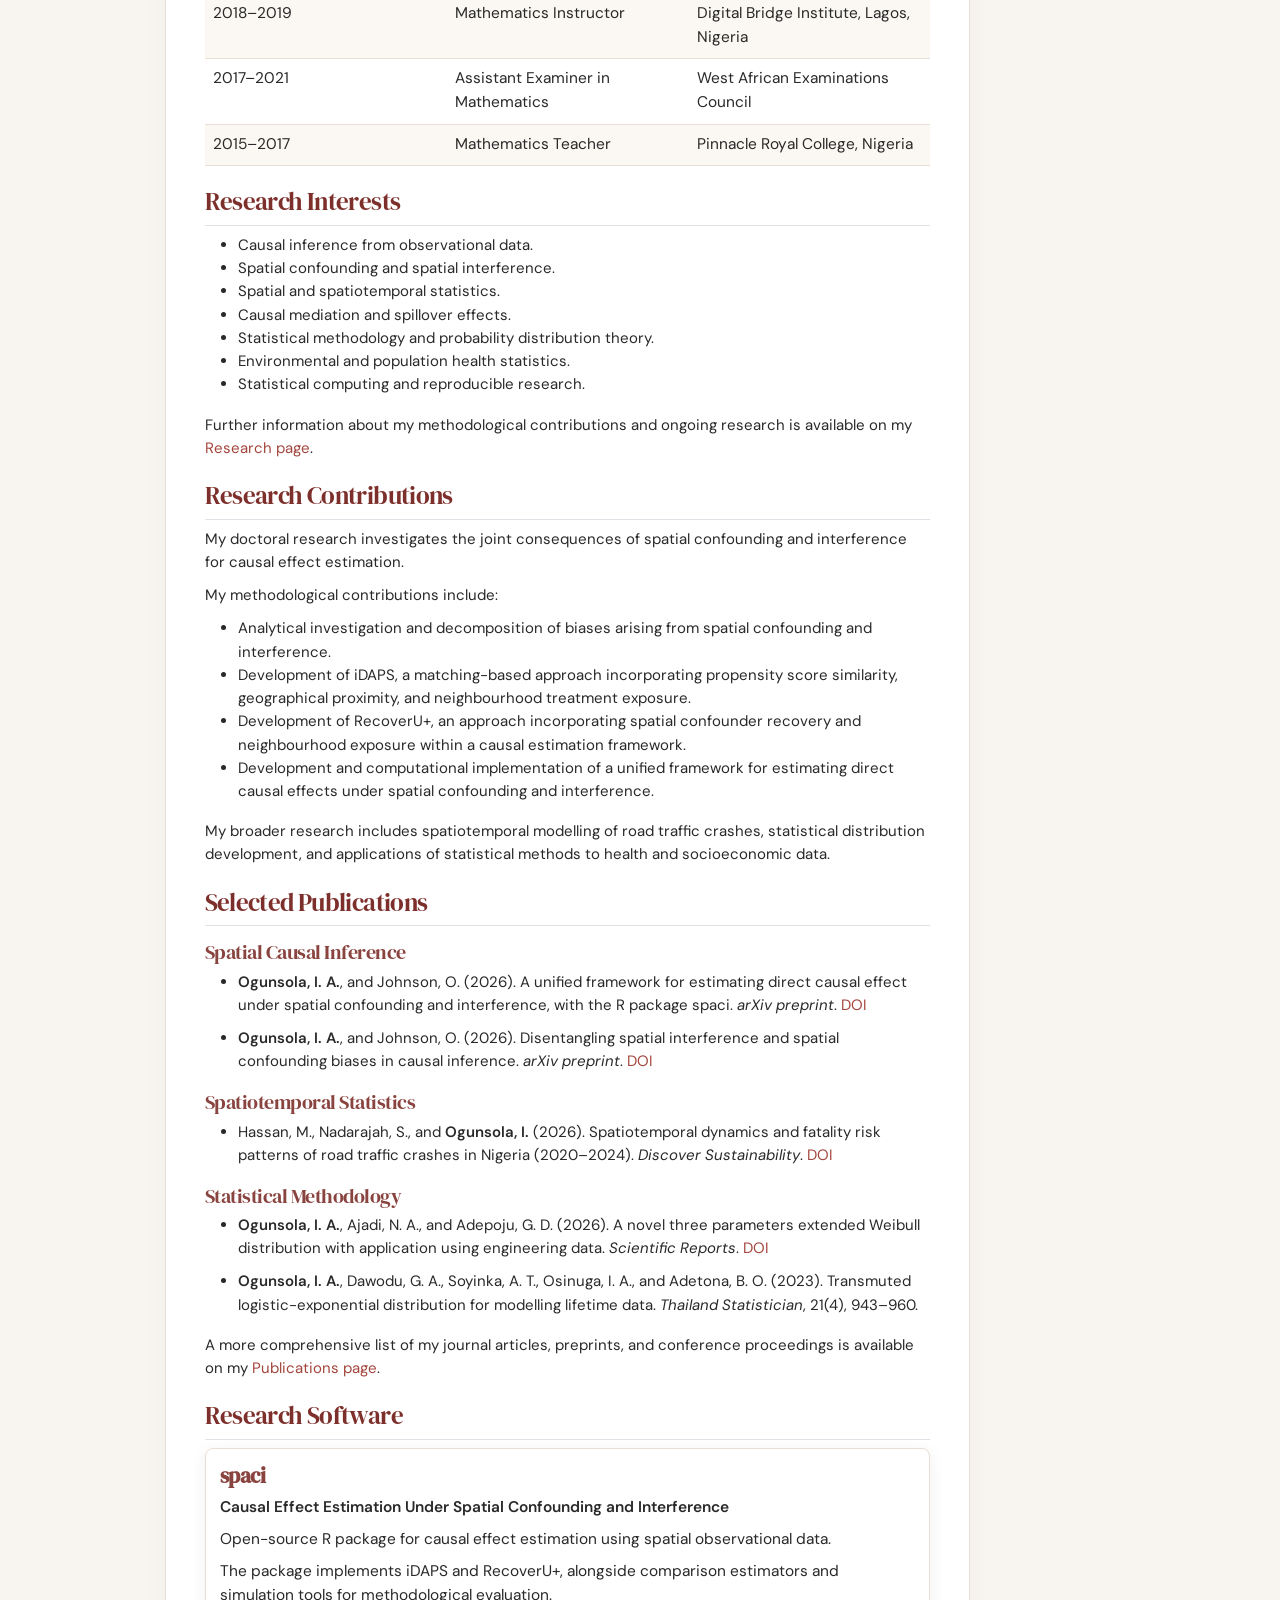
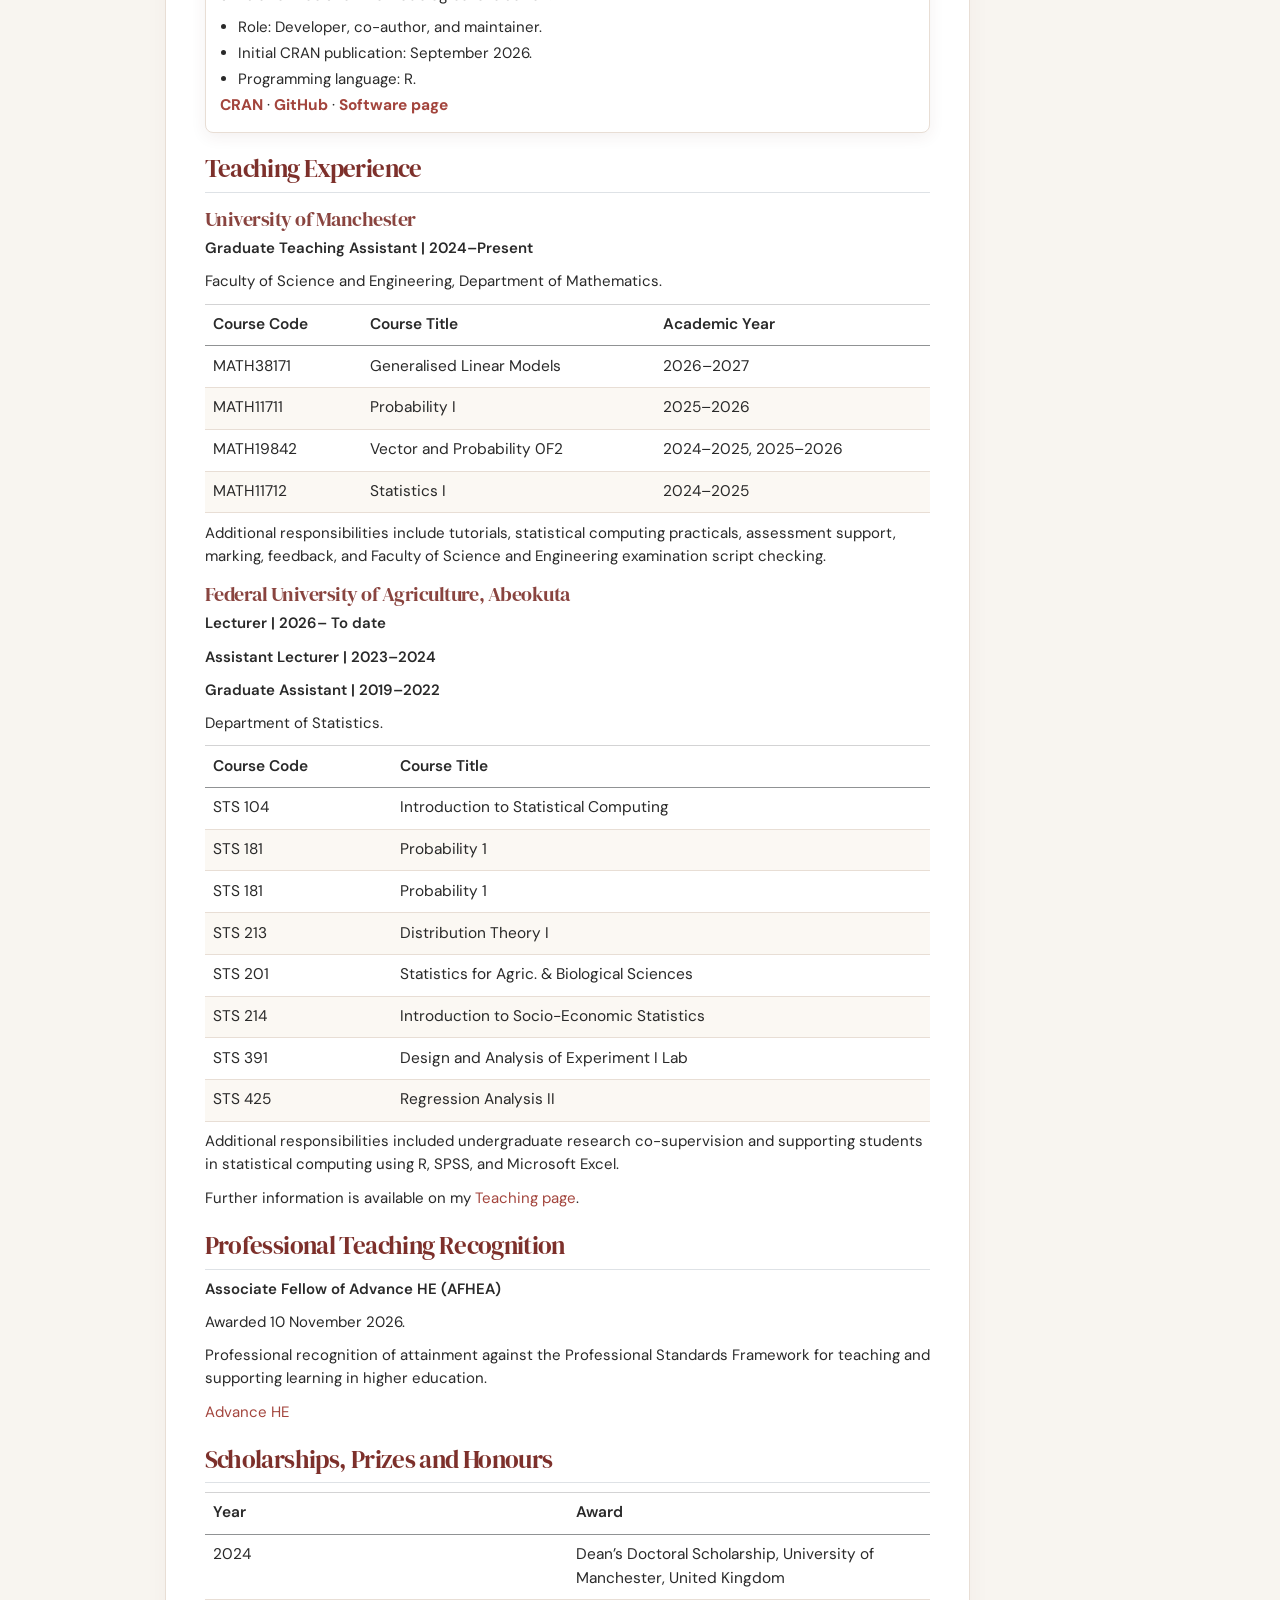
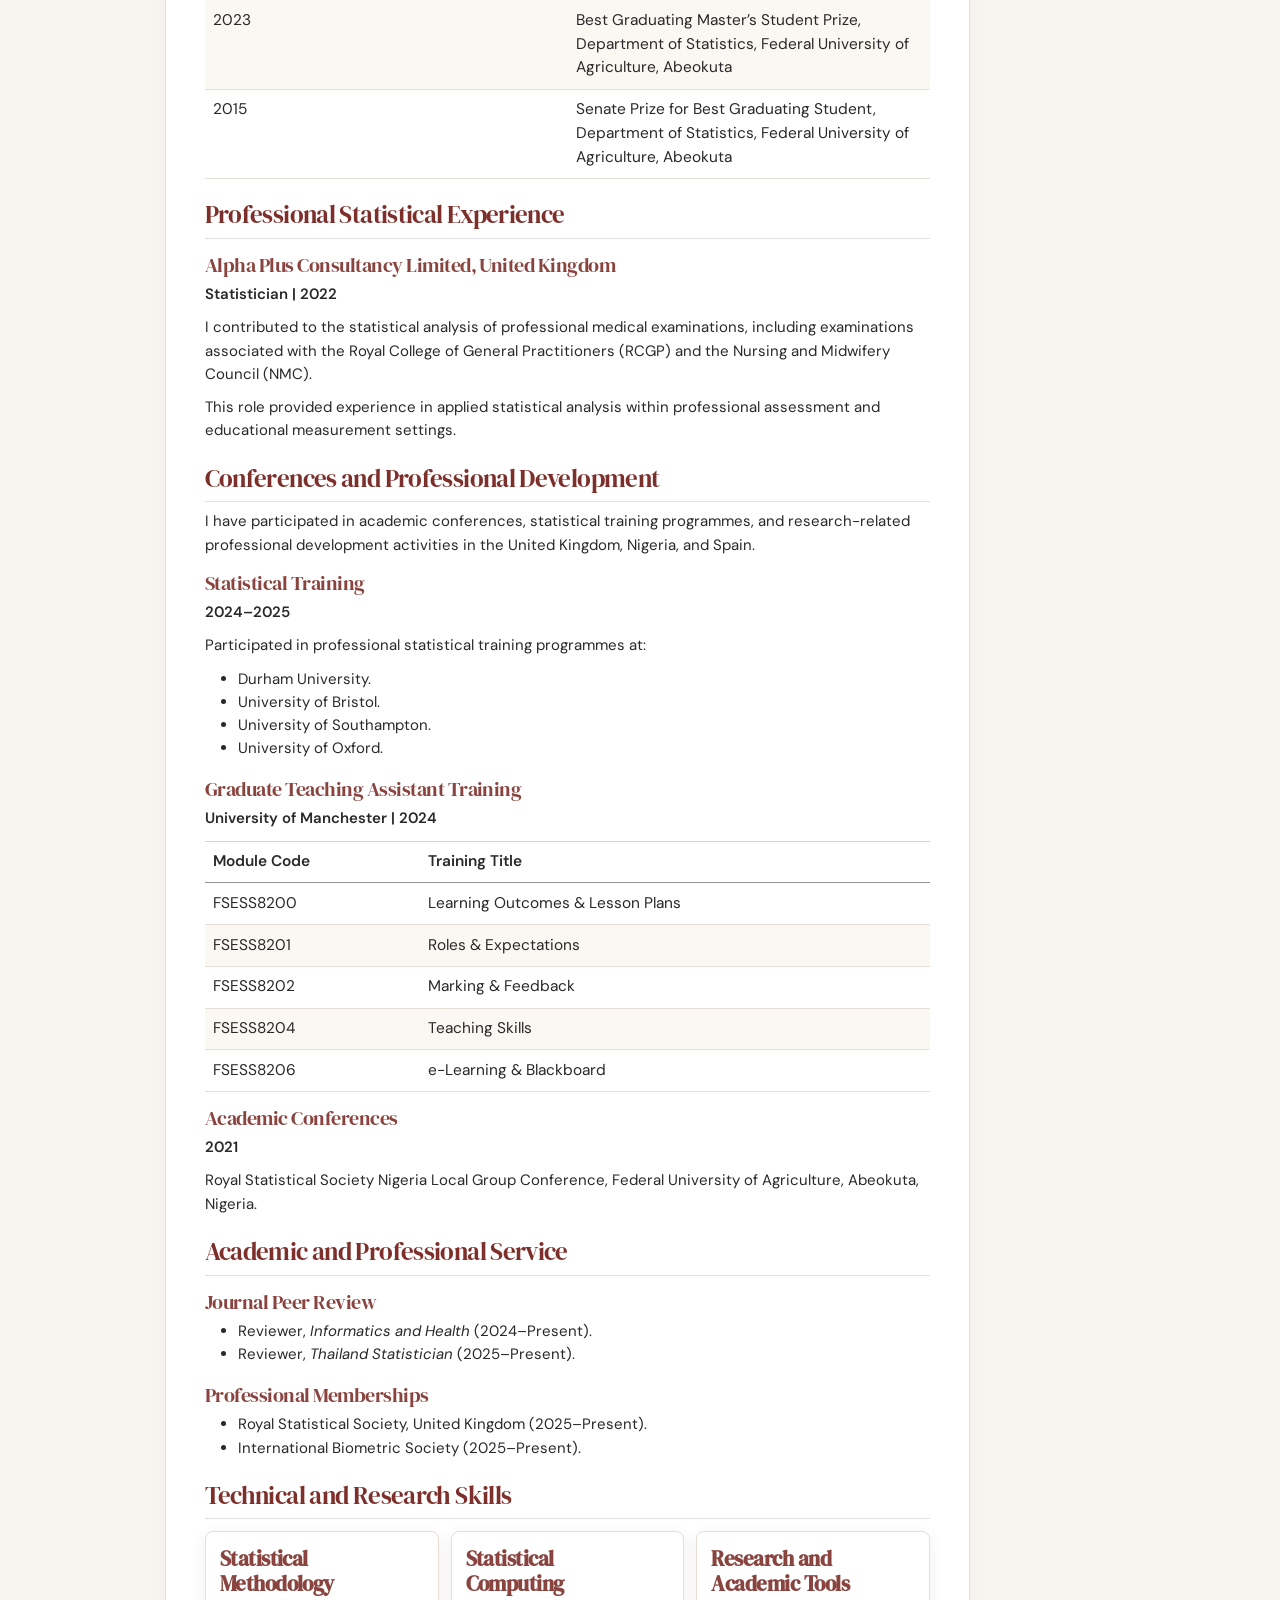
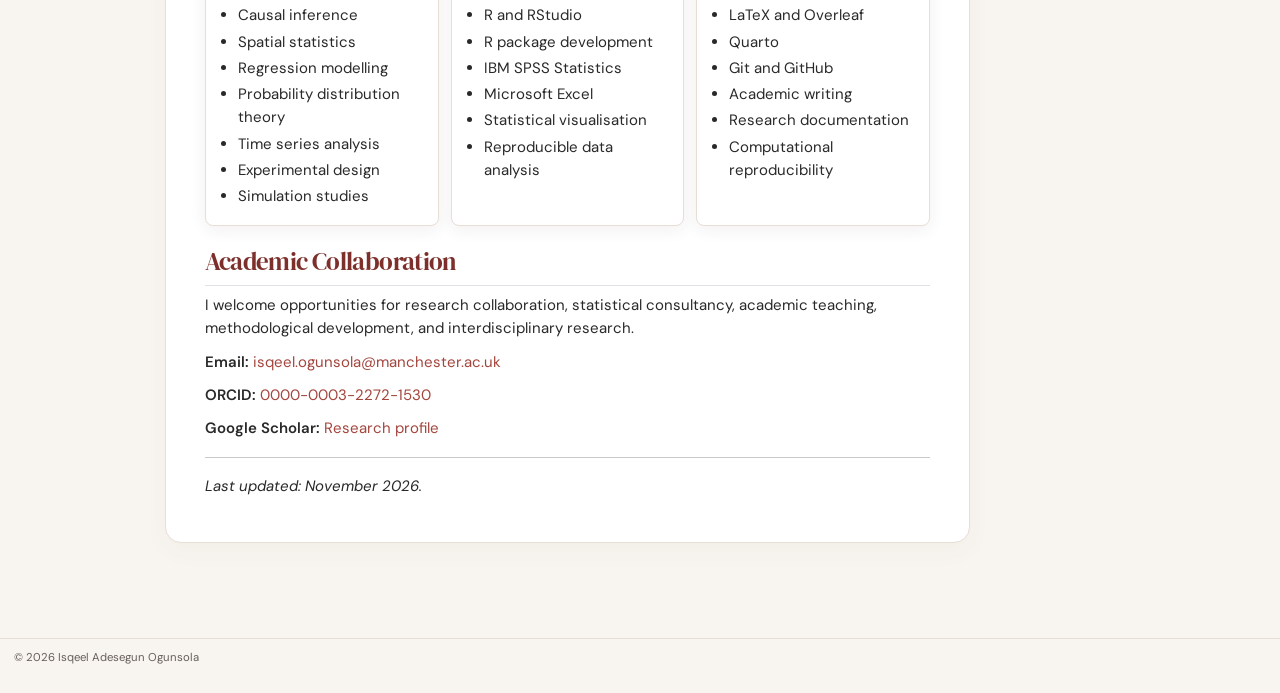
<file: cv.html>
<!DOCTYPE html>
<html xmlns="http://www.w3.org/1999/xhtml" lang="en" xml:lang="en"><head>

<meta charset="utf-8">
<meta name="generator" content="quarto-1.9.36">

<meta name="viewport" content="width=device-width, initial-scale=1.0, user-scalable=yes">


<title>Curriculum Vitae – Isqeel A. Ogunsola</title>
<style>
/* Default styles provided by pandoc.
** See https://pandoc.org/MANUAL.html#variables-for-html for config info.
*/
code{white-space: pre-wrap;}
span.smallcaps{font-variant: small-caps;}
div.columns{display: flex; gap: min(4vw, 1.5em);}
div.column{flex: auto; overflow-x: auto;}
div.hanging-indent{margin-left: 1.5em; text-indent: -1.5em;}
ul.task-list{list-style: none;}
ul.task-list li input[type="checkbox"] {
  width: 0.8em;
  margin: 0 0.8em 0.2em -1em; /* quarto-specific, see https://github.com/quarto-dev/quarto-cli/issues/4556 */ 
  vertical-align: middle;
}
</style>


<script src="site_libs/quarto-nav/quarto-nav.js"></script>
<script src="site_libs/clipboard/clipboard.min.js"></script>
<script src="site_libs/quarto-search/autocomplete.umd.js"></script>
<script src="site_libs/quarto-search/fuse.min.js"></script>
<script src="site_libs/quarto-search/quarto-search.js"></script>
<meta name="quarto:offset" content="./">
<link href="./assets/favicon.svg" rel="icon" type="image/svg+xml">
<script src="site_libs/quarto-html/quarto.js" type="module"></script>
<script src="site_libs/quarto-html/tabsets/tabsets.js" type="module"></script>
<script src="site_libs/quarto-html/popper.min.js"></script>
<script src="site_libs/quarto-html/tippy.umd.min.js"></script>
<script src="site_libs/quarto-html/anchor.min.js"></script>
<link href="site_libs/quarto-html/tippy.css" rel="stylesheet">
<link href="site_libs/quarto-html/quarto-syntax-highlighting-845c23b38eaddc0f92fda52bfe77a8c8.css" rel="stylesheet" id="quarto-text-highlighting-styles">
<script src="site_libs/bootstrap/bootstrap.min.js"></script>
<link href="site_libs/bootstrap/bootstrap-icons.css" rel="stylesheet">
<link href="site_libs/bootstrap/bootstrap-8cdd60887994a5fa63dda95aa2a8272b.min.css" rel="stylesheet" append-hash="true" id="quarto-bootstrap" data-mode="light">
<script id="quarto-search-options" type="application/json">{
  "location": "navbar",
  "copy-button": false,
  "collapse-after": 3,
  "panel-placement": "end",
  "type": "overlay",
  "limit": 50,
  "keyboard-shortcut": [
    "f",
    "/",
    "s"
  ],
  "show-item-context": false,
  "language": {
    "search-no-results-text": "No results",
    "search-matching-documents-text": "matching documents",
    "search-copy-link-title": "Copy link to search",
    "search-hide-matches-text": "Hide additional matches",
    "search-more-match-text": "more match in this document",
    "search-more-matches-text": "more matches in this document",
    "search-clear-button-title": "Clear",
    "search-text-placeholder": "",
    "search-detached-cancel-button-title": "Cancel",
    "search-submit-button-title": "Submit",
    "search-label": "Search"
  }
}</script>
<style>html{ scroll-behavior: smooth; }</style>


<link rel="stylesheet" href="styles.css">
<meta property="og:title" content="Curriculum Vitae – Isqeel A. Ogunsola">
<meta property="og:description" content="Academic Qualifications, Research and Professional Experience">
<meta property="og:site_name" content="Isqeel A. Ogunsola">
</head>

<body class="nav-fixed quarto-light">

<div id="quarto-search-results"></div>
  <header id="quarto-header" class="headroom fixed-top">
    <nav class="navbar navbar-expand-lg " data-bs-theme="dark">
      <div class="navbar-container container-fluid">
      <div class="navbar-brand-container mx-auto">
    <a class="navbar-brand" href="./index.html">
    <span class="navbar-title">Isqeel Ogunsola</span>
    </a>
  </div>
            <div id="quarto-search" class="" title="Search"></div>
          <button class="navbar-toggler" type="button" data-bs-toggle="collapse" data-bs-target="#navbarCollapse" aria-controls="navbarCollapse" role="menu" aria-expanded="false" aria-label="Toggle navigation" onclick="if (window.quartoToggleHeadroom) { window.quartoToggleHeadroom(); }">
  <span class="navbar-toggler-icon"></span>
</button>
          <div class="collapse navbar-collapse" id="navbarCollapse">
            <ul class="navbar-nav navbar-nav-scroll ms-auto">
  <li class="nav-item">
    <a class="nav-link" href="./index.html"> 
<span class="menu-text">Home</span></a>
  </li>  
  <li class="nav-item">
    <a class="nav-link" href="./research.html"> 
<span class="menu-text">Research</span></a>
  </li>  
  <li class="nav-item">
    <a class="nav-link" href="./publications.html"> 
<span class="menu-text">Publications</span></a>
  </li>  
  <li class="nav-item">
    <a class="nav-link" href="./software.html"> 
<span class="menu-text">Software</span></a>
  </li>  
  <li class="nav-item">
    <a class="nav-link" href="./teaching.html" target="_blank"> 
<span class="menu-text">Teaching</span></a>
  </li>  
  <li class="nav-item compact">
    <a class="nav-link" href="https://github.com/Ogunsolaia"> <i class="bi bi-github" role="img" aria-label="GitHub">
</i> 
<span class="menu-text"></span></a>
  </li>  
</ul>
          </div> <!-- /navcollapse -->
            <div class="quarto-navbar-tools">
</div>
      </div> <!-- /container-fluid -->
    </nav>
</header>
<!-- content -->
<div id="quarto-content" class="quarto-container page-columns page-rows-contents page-layout-article page-navbar">
<!-- sidebar -->
<!-- margin-sidebar -->
    <div id="quarto-margin-sidebar" class="sidebar margin-sidebar">
        <nav id="TOC" role="doc-toc" class="toc-active">
    <h2 id="toc-title">On this page</h2>
   
  <ul class="collapse">
  <li><a href="#isqeel-adesegun-ogunsola-afhea" id="toc-isqeel-adesegun-ogunsola-afhea" class="nav-link active" data-scroll-target="#isqeel-adesegun-ogunsola-afhea">Isqeel Adesegun Ogunsola, AFHEA</a>
  <ul class="collapse">
  <li><a href="#academic-profile" id="toc-academic-profile" class="nav-link" data-scroll-target="#academic-profile">Academic Profile</a></li>
  <li><a href="#education" id="toc-education" class="nav-link" data-scroll-target="#education">Education</a></li>
  <li><a href="#academic-and-professional-appointments" id="toc-academic-and-professional-appointments" class="nav-link" data-scroll-target="#academic-and-professional-appointments">Academic and Professional Appointments</a></li>
  <li><a href="#research-interests" id="toc-research-interests" class="nav-link" data-scroll-target="#research-interests">Research Interests</a></li>
  <li><a href="#research-contributions" id="toc-research-contributions" class="nav-link" data-scroll-target="#research-contributions">Research Contributions</a></li>
  <li><a href="#selected-publications" id="toc-selected-publications" class="nav-link" data-scroll-target="#selected-publications">Selected Publications</a></li>
  <li><a href="#research-software" id="toc-research-software" class="nav-link" data-scroll-target="#research-software">Research Software</a></li>
  <li><a href="#teaching-experience" id="toc-teaching-experience" class="nav-link" data-scroll-target="#teaching-experience">Teaching Experience</a></li>
  <li><a href="#professional-teaching-recognition" id="toc-professional-teaching-recognition" class="nav-link" data-scroll-target="#professional-teaching-recognition">Professional Teaching Recognition</a></li>
  <li><a href="#scholarships-prizes-and-honours" id="toc-scholarships-prizes-and-honours" class="nav-link" data-scroll-target="#scholarships-prizes-and-honours">Scholarships, Prizes and Honours</a></li>
  <li><a href="#professional-statistical-experience" id="toc-professional-statistical-experience" class="nav-link" data-scroll-target="#professional-statistical-experience">Professional Statistical Experience</a></li>
  <li><a href="#conferences-and-professional-development" id="toc-conferences-and-professional-development" class="nav-link" data-scroll-target="#conferences-and-professional-development">Conferences and Professional Development</a></li>
  <li><a href="#academic-and-professional-service" id="toc-academic-and-professional-service" class="nav-link" data-scroll-target="#academic-and-professional-service">Academic and Professional Service</a></li>
  <li><a href="#technical-and-research-skills" id="toc-technical-and-research-skills" class="nav-link" data-scroll-target="#technical-and-research-skills">Technical and Research Skills</a></li>
  <li><a href="#academic-collaboration" id="toc-academic-collaboration" class="nav-link" data-scroll-target="#academic-collaboration">Academic Collaboration</a></li>
  </ul></li>
  </ul>
</nav>
    </div>
<!-- main -->
<main class="content" id="quarto-document-content">

<header id="title-block-header" class="quarto-title-block default">
<div class="quarto-title">
<h1 class="title">Curriculum Vitae</h1>
<p class="subtitle lead">Academic Qualifications, Research and Professional Experience</p>
</div>



<div class="quarto-title-meta">

    
  
    
  </div>
  


</header>


<section id="isqeel-adesegun-ogunsola-afhea" class="level1">
<h1>Isqeel Adesegun Ogunsola, AFHEA</h1>
<p><strong>Doctoral Researcher | Statistical Methodologist | Applied Statistician</strong></p>
<p>Department of Mathematics, University of Manchester, United Kingdom.</p>
<p><a href="mailto:isqeel.ogunsola@manchester.ac.uk">Email</a> · <a href="https://scholar.google.com/citations?user=b1FDqykAAAAJ&amp;hl=en">Google Scholar</a> · <a href="https://orcid.org/0000-0003-2272-1530">ORCID</a> · <a href="https://github.com/Ogunsolaia">GitHub</a></p>
<section id="academic-profile" class="level2">
<h2 class="anchored" data-anchor-id="academic-profile">Academic Profile</h2>
<p>I am a doctoral researcher in Statistics at the University of Manchester, specialising in spatial causal inference, statistical methodology, and applied statistical modelling.</p>
<p>My research focuses on developing methods for causal effect estimation from observational data in the presence of spatial confounding and interference. My broader research interests include spatiotemporal statistics, probability distribution theory, environmental health, and reproducible statistical computing.</p>
<p>I have university teaching experience in the United Kingdom and Nigeria and hold Associate Fellowship of Advance HE (AFHEA). I am also a developer and co-author of the open-source R package spaci.</p>
</section>
<section id="education" class="level2">
<h2 class="anchored" data-anchor-id="education">Education</h2>
<section id="university-of-manchester-united-kingdom" class="level3">
<h3 class="anchored" data-anchor-id="university-of-manchester-united-kingdom">University of Manchester, United Kingdom</h3>
<p><strong>PhD in Statistics | September 2024–Present</strong></p>
<p>Department of Mathematics</p>
<ul>
<li>Research area: Spatial causal inference.</li>
<li>Research focus: Causal effect estimation under spatial confounding and interference.</li>
<li>Funding: Dean’s Doctoral Scholarship.</li>
<li>Expected completion: 2027.</li>
</ul>
</section>
<section id="university-of-leeds-united-kingdom" class="level3">
<h3 class="anchored" data-anchor-id="university-of-leeds-united-kingdom">University of Leeds, United Kingdom</h3>
<p><strong>MSc in Statistics | 2022</strong></p>
<ul>
<li>Classification: Merit.</li>
<li>Dissertation: <em>Reverse-Bayes Analysis for Clinical Trials</em>.</li>
</ul>
</section>
<section id="federal-university-of-agriculture-abeokuta-nigeria" class="level3">
<h3 class="anchored" data-anchor-id="federal-university-of-agriculture-abeokuta-nigeria">Federal University of Agriculture, Abeokuta, Nigeria</h3>
<p><strong>BSc in Statistics | 2015</strong></p>
<ul>
<li>Classification: First Class Honours.</li>
<li>Research project: <em>Modelling Unemployment Rates in Nigeria Using Time Series Approach</em>.</li>
<li>Senate Prize for Best Graduating Student in the Department of Statistics.</li>
</ul>
</section>
</section>
<section id="academic-and-professional-appointments" class="level2">
<h2 class="anchored" data-anchor-id="academic-and-professional-appointments">Academic and Professional Appointments</h2>
<table class="caption-top table">
<colgroup>
<col style="width: 33%">
<col style="width: 33%">
<col style="width: 33%">
</colgroup>
<thead>
<tr class="header">
<th style="text-align: left;">Period</th>
<th style="text-align: left;">Position</th>
<th style="text-align: left;">Institution</th>
</tr>
</thead>
<tbody>
<tr class="odd">
<td style="text-align: left;">2024–Present</td>
<td style="text-align: left;">Doctoral Researcher</td>
<td style="text-align: left;">University of Manchester, UK</td>
</tr>
<tr class="even">
<td style="text-align: left;">2024–Present</td>
<td style="text-align: left;">Graduate Teaching Assistant</td>
<td style="text-align: left;">University of Manchester, UK</td>
</tr>
<tr class="odd">
<td style="text-align: left;">2023–2024</td>
<td style="text-align: left;">Assistant Lecturer</td>
<td style="text-align: left;">Federal University of Agriculture, Abeokuta, Nigeria</td>
</tr>
<tr class="even">
<td style="text-align: left;">2022</td>
<td style="text-align: left;">Statistician</td>
<td style="text-align: left;">Alpha Plus Consultancy Limited, UK</td>
</tr>
<tr class="odd">
<td style="text-align: left;">2019–2022</td>
<td style="text-align: left;">Graduate Assistant</td>
<td style="text-align: left;">Federal University of Agriculture, Abeokuta, Nigeria</td>
</tr>
<tr class="even">
<td style="text-align: left;">2018–2019</td>
<td style="text-align: left;">Mathematics Instructor</td>
<td style="text-align: left;">Digital Bridge Institute, Lagos, Nigeria</td>
</tr>
<tr class="odd">
<td style="text-align: left;">2017–2021</td>
<td style="text-align: left;">Assistant Examiner in Mathematics</td>
<td style="text-align: left;">West African Examinations Council</td>
</tr>
<tr class="even">
<td style="text-align: left;">2015–2017</td>
<td style="text-align: left;">Mathematics Teacher</td>
<td style="text-align: left;">Pinnacle Royal College, Nigeria</td>
</tr>
</tbody>
</table>
</section>
<section id="research-interests" class="level2">
<h2 class="anchored" data-anchor-id="research-interests">Research Interests</h2>
<ul>
<li>Causal inference from observational data.</li>
<li>Spatial confounding and spatial interference.</li>
<li>Spatial and spatiotemporal statistics.</li>
<li>Causal mediation and spillover effects.</li>
<li>Statistical methodology and probability distribution theory.</li>
<li>Environmental and population health statistics.</li>
<li>Statistical computing and reproducible research.</li>
</ul>
<p>Further information about my methodological contributions and ongoing research is available on my <a href="./research.html">Research page</a>.</p>
</section>
<section id="research-contributions" class="level2">
<h2 class="anchored" data-anchor-id="research-contributions">Research Contributions</h2>
<p>My doctoral research investigates the joint consequences of spatial confounding and interference for causal effect estimation.</p>
<p>My methodological contributions include:</p>
<ul>
<li>Analytical investigation and decomposition of biases arising from spatial confounding and interference.</li>
<li>Development of iDAPS, a matching-based approach incorporating propensity score similarity, geographical proximity, and neighbourhood treatment exposure.</li>
<li>Development of RecoverU+, an approach incorporating spatial confounder recovery and neighbourhood exposure within a causal estimation framework.</li>
<li>Development and computational implementation of a unified framework for estimating direct causal effects under spatial confounding and interference.</li>
</ul>
<p>My broader research includes spatiotemporal modelling of road traffic crashes, statistical distribution development, and applications of statistical methods to health and socioeconomic data.</p>
</section>
<section id="selected-publications" class="level2">
<h2 class="anchored" data-anchor-id="selected-publications">Selected Publications</h2>
<section id="spatial-causal-inference" class="level3">
<h3 class="anchored" data-anchor-id="spatial-causal-inference">Spatial Causal Inference</h3>
<ul>
<li><p><strong>Ogunsola, I. A.</strong>, and Johnson, O. (2026). A unified framework for estimating direct causal effect under spatial confounding and interference, with the R package spaci. <em>arXiv preprint</em>. <a href="https://doi.org/10.48550/arXiv.2609.28799">DOI</a></p></li>
<li><p><strong>Ogunsola, I. A.</strong>, and Johnson, O. (2026). Disentangling spatial interference and spatial confounding biases in causal inference. <em>arXiv preprint</em>. <a href="https://doi.org/10.48550/arXiv.2602.02777">DOI</a></p></li>
</ul>
</section>
<section id="spatiotemporal-statistics" class="level3">
<h3 class="anchored" data-anchor-id="spatiotemporal-statistics">Spatiotemporal Statistics</h3>
<ul>
<li>Hassan, M., Nadarajah, S., and <strong>Ogunsola, I.</strong> (2026). Spatiotemporal dynamics and fatality risk patterns of road traffic crashes in Nigeria (2020–2024). <em>Discover Sustainability</em>. <a href="https://doi.org/10.1007/s43621-026-04760-y">DOI</a></li>
</ul>
</section>
<section id="statistical-methodology" class="level3">
<h3 class="anchored" data-anchor-id="statistical-methodology">Statistical Methodology</h3>
<ul>
<li><p><strong>Ogunsola, I. A.</strong>, Ajadi, N. A., and Adepoju, G. D. (2026). A novel three parameters extended Weibull distribution with application using engineering data. <em>Scientific Reports</em>. <a href="https://doi.org/10.1038/s41598-026-57513-2">DOI</a></p></li>
<li><p><strong>Ogunsola, I. A.</strong>, Dawodu, G. A., Soyinka, A. T., Osinuga, I. A., and Adetona, B. O. (2023). Transmuted logistic-exponential distribution for modelling lifetime data. <em>Thailand Statistician</em>, 21(4), 943–960.</p></li>
</ul>
<p>A more comprehensive list of my journal articles, preprints, and conference proceedings is available on my <a href="./publications.html">Publications page</a>.</p>
</section>
</section>
<section id="research-software" class="level2">
<h2 class="anchored" data-anchor-id="research-software">Research Software</h2>
<section id="spaci" class="level3 feature-card">
<h3 class="anchored" data-anchor-id="spaci">spaci</h3>
<p><strong>Causal Effect Estimation Under Spatial Confounding and Interference</strong></p>
<p>Open-source R package for causal effect estimation using spatial observational data.</p>
<p>The package implements iDAPS and RecoverU+, alongside comparison estimators and simulation tools for methodological evaluation.</p>
<ul>
<li>Role: Developer, co-author, and maintainer.</li>
<li>Initial CRAN publication: September 2026.</li>
<li>Programming language: R.</li>
</ul>
<p><a href="https://cran.r-project.org/package=spaci">CRAN</a> · <a href="https://github.com/Ogunsolaia/spaci">GitHub</a> · <a href="./software.html">Software page</a></p>
</section>
</section>
<section id="teaching-experience" class="level2">
<h2 class="anchored" data-anchor-id="teaching-experience">Teaching Experience</h2>
<section id="university-of-manchester" class="level3">
<h3 class="anchored" data-anchor-id="university-of-manchester">University of Manchester</h3>
<p><strong>Graduate Teaching Assistant | 2024–Present</strong></p>
<p>Faculty of Science and Engineering, Department of Mathematics.</p>
<table class="caption-top table">
<thead>
<tr class="header">
<th style="text-align: left;">Course Code</th>
<th style="text-align: left;">Course Title</th>
<th style="text-align: left;">Academic Year</th>
</tr>
</thead>
<tbody>
<tr class="odd">
<td style="text-align: left;">MATH38171</td>
<td style="text-align: left;">Generalised Linear Models</td>
<td style="text-align: left;">2026–2027</td>
</tr>
<tr class="even">
<td style="text-align: left;">MATH11711</td>
<td style="text-align: left;">Probability I</td>
<td style="text-align: left;">2025–2026</td>
</tr>
<tr class="odd">
<td style="text-align: left;">MATH19842</td>
<td style="text-align: left;">Vector and Probability 0F2</td>
<td style="text-align: left;">2024–2025, 2025–2026</td>
</tr>
<tr class="even">
<td style="text-align: left;">MATH11712</td>
<td style="text-align: left;">Statistics I</td>
<td style="text-align: left;">2024–2025</td>
</tr>
</tbody>
</table>
<p>Additional responsibilities include tutorials, statistical computing practicals, assessment support, marking, feedback, and Faculty of Science and Engineering examination script checking.</p>
</section>
<section id="federal-university-of-agriculture-abeokuta" class="level3">
<h3 class="anchored" data-anchor-id="federal-university-of-agriculture-abeokuta">Federal University of Agriculture, Abeokuta</h3>
<p><strong>Lecturer | 2026– To date</strong></p>
<p><strong>Assistant Lecturer | 2023–2024</strong></p>
<p><strong>Graduate Assistant | 2019–2022</strong></p>
<p>Department of Statistics.</p>
<table class="caption-top table">
<thead>
<tr class="header">
<th style="text-align: left;">Course Code</th>
<th style="text-align: left;">Course Title</th>
</tr>
</thead>
<tbody>
<tr class="odd">
<td style="text-align: left;">STS 104</td>
<td style="text-align: left;">Introduction to Statistical Computing</td>
</tr>
<tr class="even">
<td style="text-align: left;">STS 181</td>
<td style="text-align: left;">Probability 1</td>
</tr>
<tr class="odd">
<td style="text-align: left;">STS 181</td>
<td style="text-align: left;">Probability 1</td>
</tr>
<tr class="even">
<td style="text-align: left;">STS 213</td>
<td style="text-align: left;">Distribution Theory I</td>
</tr>
<tr class="odd">
<td style="text-align: left;">STS 201</td>
<td style="text-align: left;">Statistics for Agric. &amp; Biological Sciences</td>
</tr>
<tr class="even">
<td style="text-align: left;">STS 214</td>
<td style="text-align: left;">Introduction to Socio-Economic Statistics</td>
</tr>
<tr class="odd">
<td style="text-align: left;">STS 391</td>
<td style="text-align: left;">Design and Analysis of Experiment I Lab</td>
</tr>
<tr class="even">
<td style="text-align: left;">STS 425</td>
<td style="text-align: left;">Regression Analysis II</td>
</tr>
</tbody>
</table>
<p>Additional responsibilities included undergraduate research co-supervision and supporting students in statistical computing using R, SPSS, and Microsoft Excel.</p>
<p>Further information is available on my <a href="./teaching.html">Teaching page</a>.</p>
</section>
</section>
<section id="professional-teaching-recognition" class="level2">
<h2 class="anchored" data-anchor-id="professional-teaching-recognition">Professional Teaching Recognition</h2>
<p><strong>Associate Fellow of Advance HE (AFHEA)</strong></p>
<p>Awarded 10 November 2026.</p>
<p>Professional recognition of attainment against the Professional Standards Framework for teaching and supporting learning in higher education.</p>
<p><a href="https://www.advance-he.ac.uk/">Advance HE</a></p>
</section>
<section id="scholarships-prizes-and-honours" class="level2">
<h2 class="anchored" data-anchor-id="scholarships-prizes-and-honours">Scholarships, Prizes and Honours</h2>
<table class="caption-top table">
<colgroup>
<col style="width: 50%">
<col style="width: 50%">
</colgroup>
<thead>
<tr class="header">
<th style="text-align: left;">Year</th>
<th style="text-align: left;">Award</th>
</tr>
</thead>
<tbody>
<tr class="odd">
<td style="text-align: left;">2024</td>
<td style="text-align: left;">Dean’s Doctoral Scholarship, University of Manchester, United Kingdom</td>
</tr>
<tr class="even">
<td style="text-align: left;">2023</td>
<td style="text-align: left;">Best Graduating Master’s Student Prize, Department of Statistics, Federal University of Agriculture, Abeokuta</td>
</tr>
<tr class="odd">
<td style="text-align: left;">2015</td>
<td style="text-align: left;">Senate Prize for Best Graduating Student, Department of Statistics, Federal University of Agriculture, Abeokuta</td>
</tr>
</tbody>
</table>
</section>
<section id="professional-statistical-experience" class="level2">
<h2 class="anchored" data-anchor-id="professional-statistical-experience">Professional Statistical Experience</h2>
<section id="alpha-plus-consultancy-limited-united-kingdom" class="level3">
<h3 class="anchored" data-anchor-id="alpha-plus-consultancy-limited-united-kingdom">Alpha Plus Consultancy Limited, United Kingdom</h3>
<p><strong>Statistician | 2022</strong></p>
<p>I contributed to the statistical analysis of professional medical examinations, including examinations associated with the Royal College of General Practitioners (RCGP) and the Nursing and Midwifery Council (NMC).</p>
<p>This role provided experience in applied statistical analysis within professional assessment and educational measurement settings.</p>
</section>
</section>
<section id="conferences-and-professional-development" class="level2">
<h2 class="anchored" data-anchor-id="conferences-and-professional-development">Conferences and Professional Development</h2>
<p>I have participated in academic conferences, statistical training programmes, and research-related professional development activities in the United Kingdom, Nigeria, and Spain.</p>
<section id="statistical-training" class="level3">
<h3 class="anchored" data-anchor-id="statistical-training">Statistical Training</h3>
<p><strong>2024–2025</strong></p>
<p>Participated in professional statistical training programmes at:</p>
<ul>
<li>Durham University.</li>
<li>University of Bristol.</li>
<li>University of Southampton.</li>
<li>University of Oxford.</li>
</ul>
</section>
<section id="graduate-teaching-assistant-training" class="level3">
<h3 class="anchored" data-anchor-id="graduate-teaching-assistant-training">Graduate Teaching Assistant Training</h3>
<p><strong>University of Manchester | 2024</strong></p>
<table class="caption-top table">
<thead>
<tr class="header">
<th style="text-align: left;">Module Code</th>
<th style="text-align: left;">Training Title</th>
</tr>
</thead>
<tbody>
<tr class="odd">
<td style="text-align: left;">FSESS8200</td>
<td style="text-align: left;">Learning Outcomes &amp; Lesson Plans</td>
</tr>
<tr class="even">
<td style="text-align: left;">FSESS8201</td>
<td style="text-align: left;">Roles &amp; Expectations</td>
</tr>
<tr class="odd">
<td style="text-align: left;">FSESS8202</td>
<td style="text-align: left;">Marking &amp; Feedback</td>
</tr>
<tr class="even">
<td style="text-align: left;">FSESS8204</td>
<td style="text-align: left;">Teaching Skills</td>
</tr>
<tr class="odd">
<td style="text-align: left;">FSESS8206</td>
<td style="text-align: left;">e-Learning &amp; Blackboard</td>
</tr>
</tbody>
</table>
</section>
<section id="academic-conferences" class="level3">
<h3 class="anchored" data-anchor-id="academic-conferences">Academic Conferences</h3>
<p><strong>2021</strong></p>
<p>Royal Statistical Society Nigeria Local Group Conference, Federal University of Agriculture, Abeokuta, Nigeria.</p>
</section>
</section>
<section id="academic-and-professional-service" class="level2">
<h2 class="anchored" data-anchor-id="academic-and-professional-service">Academic and Professional Service</h2>
<section id="journal-peer-review" class="level3">
<h3 class="anchored" data-anchor-id="journal-peer-review">Journal Peer Review</h3>
<ul>
<li>Reviewer, <em>Informatics and Health</em> (2024–Present).</li>
<li>Reviewer, <em>Thailand Statistician</em> (2025–Present).</li>
</ul>
</section>
<section id="professional-memberships" class="level3">
<h3 class="anchored" data-anchor-id="professional-memberships">Professional Memberships</h3>
<ul>
<li>Royal Statistical Society, United Kingdom (2025–Present).</li>
<li>International Biometric Society (2025–Present).</li>
</ul>
</section>
</section>
<section id="technical-and-research-skills" class="level2">
<h2 class="anchored" data-anchor-id="technical-and-research-skills">Technical and Research Skills</h2>
<div class="feature-grid">
<section id="statistical-methodology-1" class="level3 feature-card">
<h3 class="anchored" data-anchor-id="statistical-methodology-1">Statistical Methodology</h3>
<ul>
<li>Causal inference</li>
<li>Spatial statistics</li>
<li>Regression modelling</li>
<li>Probability distribution theory</li>
<li>Time series analysis</li>
<li>Experimental design</li>
<li>Simulation studies</li>
</ul>
</section>
<section id="statistical-computing" class="level3 feature-card">
<h3 class="anchored" data-anchor-id="statistical-computing">Statistical Computing</h3>
<ul>
<li>R and RStudio</li>
<li>R package development</li>
<li>IBM SPSS Statistics</li>
<li>Microsoft Excel</li>
<li>Statistical visualisation</li>
<li>Reproducible data analysis</li>
</ul>
</section>
<section id="research-and-academic-tools" class="level3 feature-card">
<h3 class="anchored" data-anchor-id="research-and-academic-tools">Research and Academic Tools</h3>
<ul>
<li>LaTeX and Overleaf</li>
<li>Quarto</li>
<li>Git and GitHub</li>
<li>Academic writing</li>
<li>Research documentation</li>
<li>Computational reproducibility</li>
</ul>
</section>
</div>
</section>
<section id="academic-collaboration" class="level2">
<h2 class="anchored" data-anchor-id="academic-collaboration">Academic Collaboration</h2>
<p>I welcome opportunities for research collaboration, statistical consultancy, academic teaching, methodological development, and interdisciplinary research.</p>
<p><strong>Email:</strong> <a href="mailto:isqeel.ogunsola@manchester.ac.uk">isqeel.ogunsola@manchester.ac.uk</a></p>
<p><strong>ORCID:</strong> <a href="https://orcid.org/0000-0003-2272-1530">0000-0003-2272-1530</a></p>
<p><strong>Google Scholar:</strong> <a href="https://scholar.google.com/citations?user=b1FDqykAAAAJ&amp;hl=en">Research profile</a></p>
<hr>
<p><em>Last updated: November 2026.</em></p>


</section>
</section>

</main> <!-- /main -->
<script id="quarto-html-after-body" type="application/javascript">
  window.document.addEventListener("DOMContentLoaded", function (event) {
    const icon = "";
    const anchorJS = new window.AnchorJS();
    anchorJS.options = {
      placement: 'right',
      icon: icon
    };
    anchorJS.add('.anchored');
    const isCodeAnnotation = (el) => {
      for (const clz of el.classList) {
        if (clz.startsWith('code-annotation-')) {                     
          return true;
        }
      }
      return false;
    }
    const onCopySuccess = function(e) {
      // button target
      const button = e.trigger;
      // don't keep focus
      button.blur();
      // flash "checked"
      button.classList.add('code-copy-button-checked');
      var currentTitle = button.getAttribute("title");
      button.setAttribute("title", "Copied!");
      let tooltip;
      if (window.bootstrap) {
        button.setAttribute("data-bs-toggle", "tooltip");
        button.setAttribute("data-bs-placement", "left");
        button.setAttribute("data-bs-title", "Copied!");
        tooltip = new bootstrap.Tooltip(button, 
          { trigger: "manual", 
            customClass: "code-copy-button-tooltip",
            offset: [0, -8]});
        tooltip.show();    
      }
      setTimeout(function() {
        if (tooltip) {
          tooltip.hide();
          button.removeAttribute("data-bs-title");
          button.removeAttribute("data-bs-toggle");
          button.removeAttribute("data-bs-placement");
        }
        button.setAttribute("title", currentTitle);
        button.classList.remove('code-copy-button-checked');
      }, 1000);
      // clear code selection
      e.clearSelection();
    }
    const getTextToCopy = function(trigger) {
      const outerScaffold = trigger.parentElement.cloneNode(true);
      const codeEl = outerScaffold.querySelector('code');
      for (const childEl of codeEl.children) {
        if (isCodeAnnotation(childEl)) {
          childEl.remove();
        }
      }
      return codeEl.innerText;
    }
    const clipboard = new window.ClipboardJS('.code-copy-button:not([data-in-quarto-modal])', {
      text: getTextToCopy
    });
    clipboard.on('success', onCopySuccess);
    if (window.document.getElementById('quarto-embedded-source-code-modal')) {
      const clipboardModal = new window.ClipboardJS('.code-copy-button[data-in-quarto-modal]', {
        text: getTextToCopy,
        container: window.document.getElementById('quarto-embedded-source-code-modal')
      });
      clipboardModal.on('success', onCopySuccess);
    }
      var localhostRegex = new RegExp(/^(?:http|https):\/\/localhost\:?[0-9]*\//);
      var mailtoRegex = new RegExp(/^mailto:/);
        var filterRegex = new RegExp("https:\/\/ogunsolaia\.github\.io");
      var isInternal = (href) => {
          return filterRegex.test(href) || localhostRegex.test(href) || mailtoRegex.test(href);
      }
      // Inspect non-navigation links and adorn them if external
     var links = window.document.querySelectorAll('a[href]:not(.nav-link):not(.navbar-brand):not(.toc-action):not(.sidebar-link):not(.sidebar-item-toggle):not(.pagination-link):not(.no-external):not([aria-hidden]):not(.dropdown-item):not(.quarto-navigation-tool):not(.about-link)');
      for (var i=0; i<links.length; i++) {
        const link = links[i];
        if (!isInternal(link.href)) {
          // undo the damage that might have been done by quarto-nav.js in the case of
          // links that we want to consider external
          if (link.dataset.originalHref !== undefined) {
            link.href = link.dataset.originalHref;
          }
            // target, if specified
            link.setAttribute("target", "_blank");
            if (link.getAttribute("rel") === null) {
              link.setAttribute("rel", "noopener");
            }
        }
      }
    function tippyHover(el, contentFn, onTriggerFn, onUntriggerFn) {
      const config = {
        allowHTML: true,
        maxWidth: 500,
        delay: 100,
        arrow: false,
        appendTo: function(el) {
            return el.parentElement;
        },
        interactive: true,
        interactiveBorder: 10,
        theme: 'quarto',
        placement: 'bottom-start',
      };
      if (contentFn) {
        config.content = contentFn;
      }
      if (onTriggerFn) {
        config.onTrigger = onTriggerFn;
      }
      if (onUntriggerFn) {
        config.onUntrigger = onUntriggerFn;
      }
      window.tippy(el, config); 
    }
    const noterefs = window.document.querySelectorAll('a[role="doc-noteref"]');
    for (var i=0; i<noterefs.length; i++) {
      const ref = noterefs[i];
      tippyHover(ref, function() {
        // use id or data attribute instead here
        let href = ref.getAttribute('data-footnote-href') || ref.getAttribute('href');
        try { href = new URL(href).hash; } catch {}
        const id = href.replace(/^#\/?/, "");
        const note = window.document.getElementById(id);
        if (note) {
          return note.innerHTML;
        } else {
          return "";
        }
      });
    }
    const xrefs = window.document.querySelectorAll('a.quarto-xref');
    const processXRef = (id, note) => {
      // Strip column container classes
      const stripColumnClz = (el) => {
        el.classList.remove("page-full", "page-columns");
        if (el.children) {
          for (const child of el.children) {
            stripColumnClz(child);
          }
        }
      }
      stripColumnClz(note)
      if (id === null || id.startsWith('sec-')) {
        // Special case sections, only their first couple elements
        const container = document.createElement("div");
        if (note.children && note.children.length > 2) {
          container.appendChild(note.children[0].cloneNode(true));
          for (let i = 1; i < note.children.length; i++) {
            const child = note.children[i];
            if (child.tagName === "P" && child.innerText === "") {
              continue;
            } else {
              container.appendChild(child.cloneNode(true));
              break;
            }
          }
          if (window.Quarto?.typesetMath) {
            window.Quarto.typesetMath(container);
          }
          return container.innerHTML
        } else {
          if (window.Quarto?.typesetMath) {
            window.Quarto.typesetMath(note);
          }
          return note.innerHTML;
        }
      } else {
        // Remove any anchor links if they are present
        const anchorLink = note.querySelector('a.anchorjs-link');
        if (anchorLink) {
          anchorLink.remove();
        }
        if (window.Quarto?.typesetMath) {
          window.Quarto.typesetMath(note);
        }
        if (note.classList.contains("callout")) {
          return note.outerHTML;
        } else {
          return note.innerHTML;
        }
      }
    }
    for (var i=0; i<xrefs.length; i++) {
      const xref = xrefs[i];
      tippyHover(xref, undefined, function(instance) {
        instance.disable();
        let url = xref.getAttribute('href');
        let hash = undefined; 
        if (url.startsWith('#')) {
          hash = url;
        } else {
          try { hash = new URL(url).hash; } catch {}
        }
        if (hash) {
          const id = hash.replace(/^#\/?/, "");
          const note = window.document.getElementById(id);
          if (note !== null) {
            try {
              const html = processXRef(id, note.cloneNode(true));
              instance.setContent(html);
            } finally {
              instance.enable();
              instance.show();
            }
          } else {
            // See if we can fetch this
            fetch(url.split('#')[0])
            .then(res => res.text())
            .then(html => {
              const parser = new DOMParser();
              const htmlDoc = parser.parseFromString(html, "text/html");
              const note = htmlDoc.getElementById(id);
              if (note !== null) {
                const html = processXRef(id, note);
                instance.setContent(html);
              } 
            }).finally(() => {
              instance.enable();
              instance.show();
            });
          }
        } else {
          // See if we can fetch a full url (with no hash to target)
          // This is a special case and we should probably do some content thinning / targeting
          fetch(url)
          .then(res => res.text())
          .then(html => {
            const parser = new DOMParser();
            const htmlDoc = parser.parseFromString(html, "text/html");
            const note = htmlDoc.querySelector('main.content');
            if (note !== null) {
              // This should only happen for chapter cross references
              // (since there is no id in the URL)
              // remove the first header
              if (note.children.length > 0 && note.children[0].tagName === "HEADER") {
                note.children[0].remove();
              }
              const html = processXRef(null, note);
              instance.setContent(html);
            } 
          }).finally(() => {
            instance.enable();
            instance.show();
          });
        }
      }, function(instance) {
      });
    }
        let selectedAnnoteEl;
        const selectorForAnnotation = ( cell, annotation) => {
          let cellAttr = 'data-code-cell="' + cell + '"';
          let lineAttr = 'data-code-annotation="' +  annotation + '"';
          const selector = 'span[' + cellAttr + '][' + lineAttr + ']';
          return selector;
        }
        const selectCodeLines = (annoteEl) => {
          const doc = window.document;
          const targetCell = annoteEl.getAttribute("data-target-cell");
          const targetAnnotation = annoteEl.getAttribute("data-target-annotation");
          const annoteSpan = window.document.querySelector(selectorForAnnotation(targetCell, targetAnnotation));
          const lines = annoteSpan.getAttribute("data-code-lines").split(",");
          const lineIds = lines.map((line) => {
            return targetCell + "-" + line;
          })
          let top = null;
          let height = null;
          let parent = null;
          if (lineIds.length > 0) {
              //compute the position of the single el (top and bottom and make a div)
              const el = window.document.getElementById(lineIds[0]);
              top = el.offsetTop;
              height = el.offsetHeight;
              parent = el.parentElement.parentElement;
            if (lineIds.length > 1) {
              const lastEl = window.document.getElementById(lineIds[lineIds.length - 1]);
              const bottom = lastEl.offsetTop + lastEl.offsetHeight;
              height = bottom - top;
            }
            if (top !== null && height !== null && parent !== null) {
              // cook up a div (if necessary) and position it 
              let div = window.document.getElementById("code-annotation-line-highlight");
              if (div === null) {
                div = window.document.createElement("div");
                div.setAttribute("id", "code-annotation-line-highlight");
                div.style.position = 'absolute';
                parent.appendChild(div);
              }
              div.style.top = top - 2 + "px";
              div.style.height = height + 4 + "px";
              div.style.left = 0;
              let gutterDiv = window.document.getElementById("code-annotation-line-highlight-gutter");
              if (gutterDiv === null) {
                gutterDiv = window.document.createElement("div");
                gutterDiv.setAttribute("id", "code-annotation-line-highlight-gutter");
                gutterDiv.style.position = 'absolute';
                const codeCell = window.document.getElementById(targetCell);
                const gutter = codeCell.querySelector('.code-annotation-gutter');
                gutter.appendChild(gutterDiv);
              }
              gutterDiv.style.top = top - 2 + "px";
              gutterDiv.style.height = height + 4 + "px";
            }
            selectedAnnoteEl = annoteEl;
          }
        };
        const unselectCodeLines = () => {
          const elementsIds = ["code-annotation-line-highlight", "code-annotation-line-highlight-gutter"];
          elementsIds.forEach((elId) => {
            const div = window.document.getElementById(elId);
            if (div) {
              div.remove();
            }
          });
          selectedAnnoteEl = undefined;
        };
          // Handle positioning of the toggle
      window.addEventListener(
        "resize",
        throttle(() => {
          elRect = undefined;
          if (selectedAnnoteEl) {
            selectCodeLines(selectedAnnoteEl);
          }
        }, 10)
      );
      function throttle(fn, ms) {
      let throttle = false;
      let timer;
        return (...args) => {
          if(!throttle) { // first call gets through
              fn.apply(this, args);
              throttle = true;
          } else { // all the others get throttled
              if(timer) clearTimeout(timer); // cancel #2
              timer = setTimeout(() => {
                fn.apply(this, args);
                timer = throttle = false;
              }, ms);
          }
        };
      }
        // Attach click handler to the DT
        const annoteDls = window.document.querySelectorAll('dt[data-target-cell]');
        for (const annoteDlNode of annoteDls) {
          annoteDlNode.addEventListener('click', (event) => {
            const clickedEl = event.target;
            if (clickedEl !== selectedAnnoteEl) {
              unselectCodeLines();
              const activeEl = window.document.querySelector('dt[data-target-cell].code-annotation-active');
              if (activeEl) {
                activeEl.classList.remove('code-annotation-active');
              }
              selectCodeLines(clickedEl);
              clickedEl.classList.add('code-annotation-active');
            } else {
              // Unselect the line
              unselectCodeLines();
              clickedEl.classList.remove('code-annotation-active');
            }
          });
        }
    const findCites = (el) => {
      const parentEl = el.parentElement;
      if (parentEl) {
        const cites = parentEl.dataset.cites;
        if (cites) {
          return {
            el,
            cites: cites.split(' ')
          };
        } else {
          return findCites(el.parentElement)
        }
      } else {
        return undefined;
      }
    };
    var bibliorefs = window.document.querySelectorAll('a[role="doc-biblioref"]');
    for (var i=0; i<bibliorefs.length; i++) {
      const ref = bibliorefs[i];
      const citeInfo = findCites(ref);
      if (citeInfo) {
        tippyHover(citeInfo.el, function() {
          var popup = window.document.createElement('div');
          citeInfo.cites.forEach(function(cite) {
            var citeDiv = window.document.createElement('div');
            citeDiv.classList.add('hanging-indent');
            citeDiv.classList.add('csl-entry');
            var biblioDiv = window.document.getElementById('ref-' + cite);
            if (biblioDiv) {
              citeDiv.innerHTML = biblioDiv.innerHTML;
            }
            popup.appendChild(citeDiv);
          });
          return popup.innerHTML;
        });
      }
    }
  });
  </script>
</div> <!-- /content -->
<footer class="footer">
  <div class="nav-footer">
    <div class="nav-footer-left">
<p>© 2026 Isqeel Adesegun Ogunsola</p>
</div>   
    <div class="nav-footer-center">
      &nbsp;
    </div>
    <div class="nav-footer-right">
      &nbsp;
    </div>
  </div>
</footer>




<script src="site_libs/quarto-html/zenscroll-min.js"></script>
</body></html>
</file>
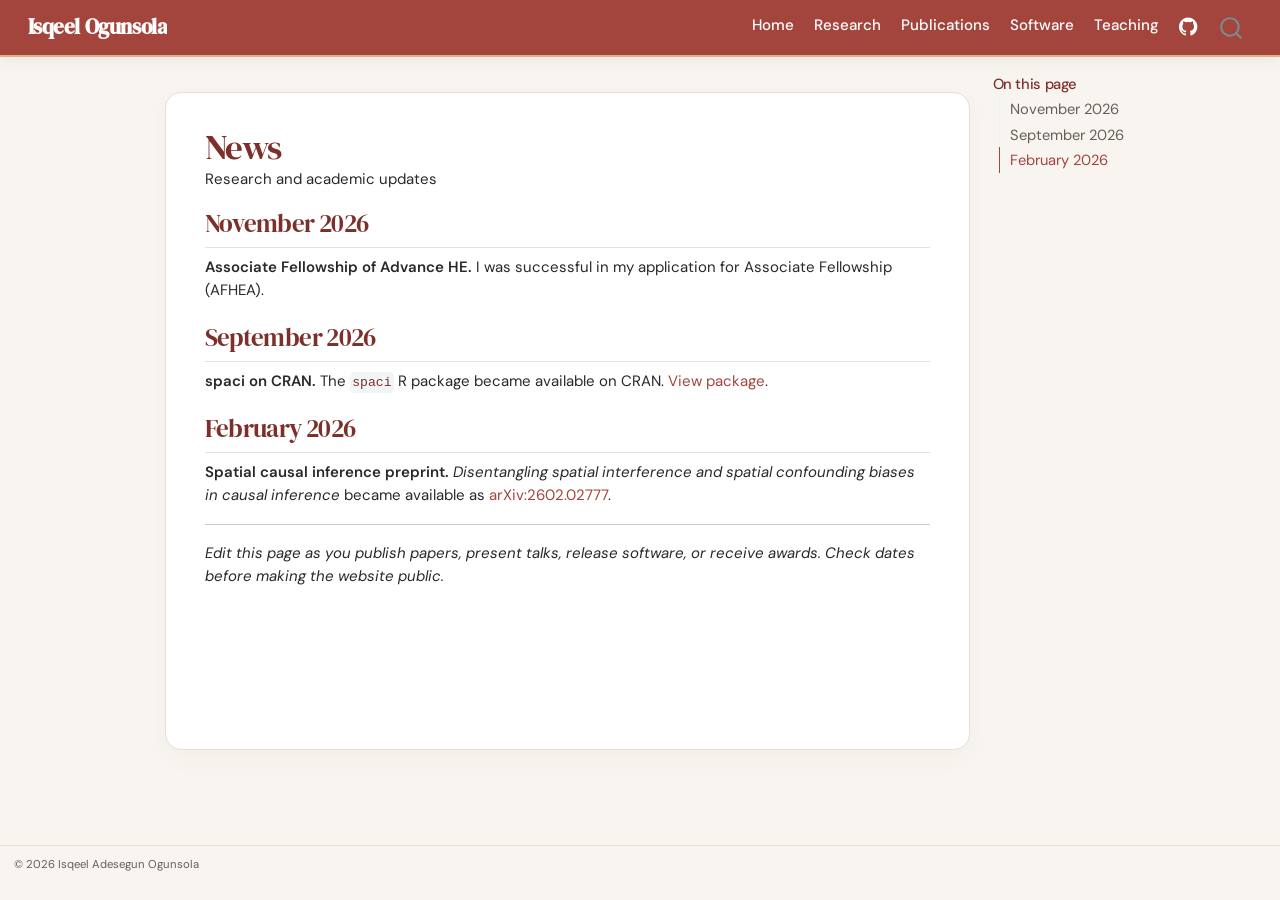
<file: news.html>
<!DOCTYPE html>
<html xmlns="http://www.w3.org/1999/xhtml" lang="en" xml:lang="en"><head>

<meta charset="utf-8">
<meta name="generator" content="quarto-1.9.36">

<meta name="viewport" content="width=device-width, initial-scale=1.0, user-scalable=yes">

<meta name="description" content="Research and academic updates">

<title>News – Isqeel A. Ogunsola</title>
<style>
/* Default styles provided by pandoc.
** See https://pandoc.org/MANUAL.html#variables-for-html for config info.
*/
code{white-space: pre-wrap;}
span.smallcaps{font-variant: small-caps;}
div.columns{display: flex; gap: min(4vw, 1.5em);}
div.column{flex: auto; overflow-x: auto;}
div.hanging-indent{margin-left: 1.5em; text-indent: -1.5em;}
ul.task-list{list-style: none;}
ul.task-list li input[type="checkbox"] {
  width: 0.8em;
  margin: 0 0.8em 0.2em -1em; /* quarto-specific, see https://github.com/quarto-dev/quarto-cli/issues/4556 */ 
  vertical-align: middle;
}
</style>


<script src="site_libs/quarto-nav/quarto-nav.js"></script>
<script src="site_libs/clipboard/clipboard.min.js"></script>
<script src="site_libs/quarto-search/autocomplete.umd.js"></script>
<script src="site_libs/quarto-search/fuse.min.js"></script>
<script src="site_libs/quarto-search/quarto-search.js"></script>
<meta name="quarto:offset" content="./">
<link href="./assets/favicon.svg" rel="icon" type="image/svg+xml">
<script src="site_libs/quarto-html/quarto.js" type="module"></script>
<script src="site_libs/quarto-html/tabsets/tabsets.js" type="module"></script>
<script src="site_libs/quarto-html/popper.min.js"></script>
<script src="site_libs/quarto-html/tippy.umd.min.js"></script>
<script src="site_libs/quarto-html/anchor.min.js"></script>
<link href="site_libs/quarto-html/tippy.css" rel="stylesheet">
<link href="site_libs/quarto-html/quarto-syntax-highlighting-845c23b38eaddc0f92fda52bfe77a8c8.css" rel="stylesheet" id="quarto-text-highlighting-styles">
<script src="site_libs/bootstrap/bootstrap.min.js"></script>
<link href="site_libs/bootstrap/bootstrap-icons.css" rel="stylesheet">
<link href="site_libs/bootstrap/bootstrap-8cdd60887994a5fa63dda95aa2a8272b.min.css" rel="stylesheet" append-hash="true" id="quarto-bootstrap" data-mode="light">
<script id="quarto-search-options" type="application/json">{
  "location": "navbar",
  "copy-button": false,
  "collapse-after": 3,
  "panel-placement": "end",
  "type": "overlay",
  "limit": 50,
  "keyboard-shortcut": [
    "f",
    "/",
    "s"
  ],
  "show-item-context": false,
  "language": {
    "search-no-results-text": "No results",
    "search-matching-documents-text": "matching documents",
    "search-copy-link-title": "Copy link to search",
    "search-hide-matches-text": "Hide additional matches",
    "search-more-match-text": "more match in this document",
    "search-more-matches-text": "more matches in this document",
    "search-clear-button-title": "Clear",
    "search-text-placeholder": "",
    "search-detached-cancel-button-title": "Cancel",
    "search-submit-button-title": "Submit",
    "search-label": "Search"
  }
}</script>
<style>html{ scroll-behavior: smooth; }</style>


<link rel="stylesheet" href="styles.css">
<meta property="og:title" content="News – Isqeel A. Ogunsola">
<meta property="og:description" content="Research and academic updates">
<meta property="og:site_name" content="Isqeel A. Ogunsola">
</head>

<body class="nav-fixed quarto-light">

<div id="quarto-search-results"></div>
  <header id="quarto-header" class="headroom fixed-top">
    <nav class="navbar navbar-expand-lg " data-bs-theme="dark">
      <div class="navbar-container container-fluid">
      <div class="navbar-brand-container mx-auto">
    <a class="navbar-brand" href="./index.html">
    <span class="navbar-title">Isqeel Ogunsola</span>
    </a>
  </div>
            <div id="quarto-search" class="" title="Search"></div>
          <button class="navbar-toggler" type="button" data-bs-toggle="collapse" data-bs-target="#navbarCollapse" aria-controls="navbarCollapse" role="menu" aria-expanded="false" aria-label="Toggle navigation" onclick="if (window.quartoToggleHeadroom) { window.quartoToggleHeadroom(); }">
  <span class="navbar-toggler-icon"></span>
</button>
          <div class="collapse navbar-collapse" id="navbarCollapse">
            <ul class="navbar-nav navbar-nav-scroll ms-auto">
  <li class="nav-item">
    <a class="nav-link" href="./index.html"> 
<span class="menu-text">Home</span></a>
  </li>  
  <li class="nav-item">
    <a class="nav-link" href="./research.html"> 
<span class="menu-text">Research</span></a>
  </li>  
  <li class="nav-item">
    <a class="nav-link" href="./publications.html"> 
<span class="menu-text">Publications</span></a>
  </li>  
  <li class="nav-item">
    <a class="nav-link" href="./software.html"> 
<span class="menu-text">Software</span></a>
  </li>  
  <li class="nav-item">
    <a class="nav-link" href="./teaching.html" target="_blank"> 
<span class="menu-text">Teaching</span></a>
  </li>  
  <li class="nav-item compact">
    <a class="nav-link" href="https://github.com/Ogunsolaia"> <i class="bi bi-github" role="img" aria-label="GitHub">
</i> 
<span class="menu-text"></span></a>
  </li>  
</ul>
          </div> <!-- /navcollapse -->
            <div class="quarto-navbar-tools">
</div>
      </div> <!-- /container-fluid -->
    </nav>
</header>
<!-- content -->
<div id="quarto-content" class="quarto-container page-columns page-rows-contents page-layout-article page-navbar">
<!-- sidebar -->
<!-- margin-sidebar -->
    <div id="quarto-margin-sidebar" class="sidebar margin-sidebar">
        <nav id="TOC" role="doc-toc" class="toc-active">
    <h2 id="toc-title">On this page</h2>
   
  <ul>
  <li><a href="#november-2026" id="toc-november-2026" class="nav-link active" data-scroll-target="#november-2026">November 2026</a></li>
  <li><a href="#september-2026" id="toc-september-2026" class="nav-link" data-scroll-target="#september-2026">September 2026</a></li>
  <li><a href="#february-2026" id="toc-february-2026" class="nav-link" data-scroll-target="#february-2026">February 2026</a></li>
  </ul>
</nav>
    </div>
<!-- main -->
<main class="content" id="quarto-document-content">

<header id="title-block-header" class="quarto-title-block default">
<div class="quarto-title">
<h1 class="title">News</h1>
</div>

<div>
  <div class="description">
    Research and academic updates
  </div>
</div>


<div class="quarto-title-meta">

    
  
    
  </div>
  


</header>


<section id="november-2026" class="level2">
<h2 class="anchored" data-anchor-id="november-2026">November 2026</h2>
<p><strong>Associate Fellowship of Advance HE.</strong> I was successful in my application for Associate Fellowship (AFHEA).</p>
</section>
<section id="september-2026" class="level2">
<h2 class="anchored" data-anchor-id="september-2026">September 2026</h2>
<p><strong>spaci on CRAN.</strong> The <code>spaci</code> R package became available on CRAN. <a href="https://cran.r-project.org/package=spaci">View package</a>.</p>
</section>
<section id="february-2026" class="level2">
<h2 class="anchored" data-anchor-id="february-2026">February 2026</h2>
<p><strong>Spatial causal inference preprint.</strong> <em>Disentangling spatial interference and spatial confounding biases in causal inference</em> became available as <a href="https://arxiv.org/abs/2602.02777">arXiv:2602.02777</a>.</p>
<hr>
<p><em>Edit this page as you publish papers, present talks, release software, or receive awards. Check dates before making the website public.</em></p>


</section>

</main> <!-- /main -->
<script id="quarto-html-after-body" type="application/javascript">
  window.document.addEventListener("DOMContentLoaded", function (event) {
    const icon = "";
    const anchorJS = new window.AnchorJS();
    anchorJS.options = {
      placement: 'right',
      icon: icon
    };
    anchorJS.add('.anchored');
    const isCodeAnnotation = (el) => {
      for (const clz of el.classList) {
        if (clz.startsWith('code-annotation-')) {                     
          return true;
        }
      }
      return false;
    }
    const onCopySuccess = function(e) {
      // button target
      const button = e.trigger;
      // don't keep focus
      button.blur();
      // flash "checked"
      button.classList.add('code-copy-button-checked');
      var currentTitle = button.getAttribute("title");
      button.setAttribute("title", "Copied!");
      let tooltip;
      if (window.bootstrap) {
        button.setAttribute("data-bs-toggle", "tooltip");
        button.setAttribute("data-bs-placement", "left");
        button.setAttribute("data-bs-title", "Copied!");
        tooltip = new bootstrap.Tooltip(button, 
          { trigger: "manual", 
            customClass: "code-copy-button-tooltip",
            offset: [0, -8]});
        tooltip.show();    
      }
      setTimeout(function() {
        if (tooltip) {
          tooltip.hide();
          button.removeAttribute("data-bs-title");
          button.removeAttribute("data-bs-toggle");
          button.removeAttribute("data-bs-placement");
        }
        button.setAttribute("title", currentTitle);
        button.classList.remove('code-copy-button-checked');
      }, 1000);
      // clear code selection
      e.clearSelection();
    }
    const getTextToCopy = function(trigger) {
      const outerScaffold = trigger.parentElement.cloneNode(true);
      const codeEl = outerScaffold.querySelector('code');
      for (const childEl of codeEl.children) {
        if (isCodeAnnotation(childEl)) {
          childEl.remove();
        }
      }
      return codeEl.innerText;
    }
    const clipboard = new window.ClipboardJS('.code-copy-button:not([data-in-quarto-modal])', {
      text: getTextToCopy
    });
    clipboard.on('success', onCopySuccess);
    if (window.document.getElementById('quarto-embedded-source-code-modal')) {
      const clipboardModal = new window.ClipboardJS('.code-copy-button[data-in-quarto-modal]', {
        text: getTextToCopy,
        container: window.document.getElementById('quarto-embedded-source-code-modal')
      });
      clipboardModal.on('success', onCopySuccess);
    }
      var localhostRegex = new RegExp(/^(?:http|https):\/\/localhost\:?[0-9]*\//);
      var mailtoRegex = new RegExp(/^mailto:/);
        var filterRegex = new RegExp("https:\/\/ogunsolaia\.github\.io");
      var isInternal = (href) => {
          return filterRegex.test(href) || localhostRegex.test(href) || mailtoRegex.test(href);
      }
      // Inspect non-navigation links and adorn them if external
     var links = window.document.querySelectorAll('a[href]:not(.nav-link):not(.navbar-brand):not(.toc-action):not(.sidebar-link):not(.sidebar-item-toggle):not(.pagination-link):not(.no-external):not([aria-hidden]):not(.dropdown-item):not(.quarto-navigation-tool):not(.about-link)');
      for (var i=0; i<links.length; i++) {
        const link = links[i];
        if (!isInternal(link.href)) {
          // undo the damage that might have been done by quarto-nav.js in the case of
          // links that we want to consider external
          if (link.dataset.originalHref !== undefined) {
            link.href = link.dataset.originalHref;
          }
            // target, if specified
            link.setAttribute("target", "_blank");
            if (link.getAttribute("rel") === null) {
              link.setAttribute("rel", "noopener");
            }
        }
      }
    function tippyHover(el, contentFn, onTriggerFn, onUntriggerFn) {
      const config = {
        allowHTML: true,
        maxWidth: 500,
        delay: 100,
        arrow: false,
        appendTo: function(el) {
            return el.parentElement;
        },
        interactive: true,
        interactiveBorder: 10,
        theme: 'quarto',
        placement: 'bottom-start',
      };
      if (contentFn) {
        config.content = contentFn;
      }
      if (onTriggerFn) {
        config.onTrigger = onTriggerFn;
      }
      if (onUntriggerFn) {
        config.onUntrigger = onUntriggerFn;
      }
      window.tippy(el, config); 
    }
    const noterefs = window.document.querySelectorAll('a[role="doc-noteref"]');
    for (var i=0; i<noterefs.length; i++) {
      const ref = noterefs[i];
      tippyHover(ref, function() {
        // use id or data attribute instead here
        let href = ref.getAttribute('data-footnote-href') || ref.getAttribute('href');
        try { href = new URL(href).hash; } catch {}
        const id = href.replace(/^#\/?/, "");
        const note = window.document.getElementById(id);
        if (note) {
          return note.innerHTML;
        } else {
          return "";
        }
      });
    }
    const xrefs = window.document.querySelectorAll('a.quarto-xref');
    const processXRef = (id, note) => {
      // Strip column container classes
      const stripColumnClz = (el) => {
        el.classList.remove("page-full", "page-columns");
        if (el.children) {
          for (const child of el.children) {
            stripColumnClz(child);
          }
        }
      }
      stripColumnClz(note)
      if (id === null || id.startsWith('sec-')) {
        // Special case sections, only their first couple elements
        const container = document.createElement("div");
        if (note.children && note.children.length > 2) {
          container.appendChild(note.children[0].cloneNode(true));
          for (let i = 1; i < note.children.length; i++) {
            const child = note.children[i];
            if (child.tagName === "P" && child.innerText === "") {
              continue;
            } else {
              container.appendChild(child.cloneNode(true));
              break;
            }
          }
          if (window.Quarto?.typesetMath) {
            window.Quarto.typesetMath(container);
          }
          return container.innerHTML
        } else {
          if (window.Quarto?.typesetMath) {
            window.Quarto.typesetMath(note);
          }
          return note.innerHTML;
        }
      } else {
        // Remove any anchor links if they are present
        const anchorLink = note.querySelector('a.anchorjs-link');
        if (anchorLink) {
          anchorLink.remove();
        }
        if (window.Quarto?.typesetMath) {
          window.Quarto.typesetMath(note);
        }
        if (note.classList.contains("callout")) {
          return note.outerHTML;
        } else {
          return note.innerHTML;
        }
      }
    }
    for (var i=0; i<xrefs.length; i++) {
      const xref = xrefs[i];
      tippyHover(xref, undefined, function(instance) {
        instance.disable();
        let url = xref.getAttribute('href');
        let hash = undefined; 
        if (url.startsWith('#')) {
          hash = url;
        } else {
          try { hash = new URL(url).hash; } catch {}
        }
        if (hash) {
          const id = hash.replace(/^#\/?/, "");
          const note = window.document.getElementById(id);
          if (note !== null) {
            try {
              const html = processXRef(id, note.cloneNode(true));
              instance.setContent(html);
            } finally {
              instance.enable();
              instance.show();
            }
          } else {
            // See if we can fetch this
            fetch(url.split('#')[0])
            .then(res => res.text())
            .then(html => {
              const parser = new DOMParser();
              const htmlDoc = parser.parseFromString(html, "text/html");
              const note = htmlDoc.getElementById(id);
              if (note !== null) {
                const html = processXRef(id, note);
                instance.setContent(html);
              } 
            }).finally(() => {
              instance.enable();
              instance.show();
            });
          }
        } else {
          // See if we can fetch a full url (with no hash to target)
          // This is a special case and we should probably do some content thinning / targeting
          fetch(url)
          .then(res => res.text())
          .then(html => {
            const parser = new DOMParser();
            const htmlDoc = parser.parseFromString(html, "text/html");
            const note = htmlDoc.querySelector('main.content');
            if (note !== null) {
              // This should only happen for chapter cross references
              // (since there is no id in the URL)
              // remove the first header
              if (note.children.length > 0 && note.children[0].tagName === "HEADER") {
                note.children[0].remove();
              }
              const html = processXRef(null, note);
              instance.setContent(html);
            } 
          }).finally(() => {
            instance.enable();
            instance.show();
          });
        }
      }, function(instance) {
      });
    }
        let selectedAnnoteEl;
        const selectorForAnnotation = ( cell, annotation) => {
          let cellAttr = 'data-code-cell="' + cell + '"';
          let lineAttr = 'data-code-annotation="' +  annotation + '"';
          const selector = 'span[' + cellAttr + '][' + lineAttr + ']';
          return selector;
        }
        const selectCodeLines = (annoteEl) => {
          const doc = window.document;
          const targetCell = annoteEl.getAttribute("data-target-cell");
          const targetAnnotation = annoteEl.getAttribute("data-target-annotation");
          const annoteSpan = window.document.querySelector(selectorForAnnotation(targetCell, targetAnnotation));
          const lines = annoteSpan.getAttribute("data-code-lines").split(",");
          const lineIds = lines.map((line) => {
            return targetCell + "-" + line;
          })
          let top = null;
          let height = null;
          let parent = null;
          if (lineIds.length > 0) {
              //compute the position of the single el (top and bottom and make a div)
              const el = window.document.getElementById(lineIds[0]);
              top = el.offsetTop;
              height = el.offsetHeight;
              parent = el.parentElement.parentElement;
            if (lineIds.length > 1) {
              const lastEl = window.document.getElementById(lineIds[lineIds.length - 1]);
              const bottom = lastEl.offsetTop + lastEl.offsetHeight;
              height = bottom - top;
            }
            if (top !== null && height !== null && parent !== null) {
              // cook up a div (if necessary) and position it 
              let div = window.document.getElementById("code-annotation-line-highlight");
              if (div === null) {
                div = window.document.createElement("div");
                div.setAttribute("id", "code-annotation-line-highlight");
                div.style.position = 'absolute';
                parent.appendChild(div);
              }
              div.style.top = top - 2 + "px";
              div.style.height = height + 4 + "px";
              div.style.left = 0;
              let gutterDiv = window.document.getElementById("code-annotation-line-highlight-gutter");
              if (gutterDiv === null) {
                gutterDiv = window.document.createElement("div");
                gutterDiv.setAttribute("id", "code-annotation-line-highlight-gutter");
                gutterDiv.style.position = 'absolute';
                const codeCell = window.document.getElementById(targetCell);
                const gutter = codeCell.querySelector('.code-annotation-gutter');
                gutter.appendChild(gutterDiv);
              }
              gutterDiv.style.top = top - 2 + "px";
              gutterDiv.style.height = height + 4 + "px";
            }
            selectedAnnoteEl = annoteEl;
          }
        };
        const unselectCodeLines = () => {
          const elementsIds = ["code-annotation-line-highlight", "code-annotation-line-highlight-gutter"];
          elementsIds.forEach((elId) => {
            const div = window.document.getElementById(elId);
            if (div) {
              div.remove();
            }
          });
          selectedAnnoteEl = undefined;
        };
          // Handle positioning of the toggle
      window.addEventListener(
        "resize",
        throttle(() => {
          elRect = undefined;
          if (selectedAnnoteEl) {
            selectCodeLines(selectedAnnoteEl);
          }
        }, 10)
      );
      function throttle(fn, ms) {
      let throttle = false;
      let timer;
        return (...args) => {
          if(!throttle) { // first call gets through
              fn.apply(this, args);
              throttle = true;
          } else { // all the others get throttled
              if(timer) clearTimeout(timer); // cancel #2
              timer = setTimeout(() => {
                fn.apply(this, args);
                timer = throttle = false;
              }, ms);
          }
        };
      }
        // Attach click handler to the DT
        const annoteDls = window.document.querySelectorAll('dt[data-target-cell]');
        for (const annoteDlNode of annoteDls) {
          annoteDlNode.addEventListener('click', (event) => {
            const clickedEl = event.target;
            if (clickedEl !== selectedAnnoteEl) {
              unselectCodeLines();
              const activeEl = window.document.querySelector('dt[data-target-cell].code-annotation-active');
              if (activeEl) {
                activeEl.classList.remove('code-annotation-active');
              }
              selectCodeLines(clickedEl);
              clickedEl.classList.add('code-annotation-active');
            } else {
              // Unselect the line
              unselectCodeLines();
              clickedEl.classList.remove('code-annotation-active');
            }
          });
        }
    const findCites = (el) => {
      const parentEl = el.parentElement;
      if (parentEl) {
        const cites = parentEl.dataset.cites;
        if (cites) {
          return {
            el,
            cites: cites.split(' ')
          };
        } else {
          return findCites(el.parentElement)
        }
      } else {
        return undefined;
      }
    };
    var bibliorefs = window.document.querySelectorAll('a[role="doc-biblioref"]');
    for (var i=0; i<bibliorefs.length; i++) {
      const ref = bibliorefs[i];
      const citeInfo = findCites(ref);
      if (citeInfo) {
        tippyHover(citeInfo.el, function() {
          var popup = window.document.createElement('div');
          citeInfo.cites.forEach(function(cite) {
            var citeDiv = window.document.createElement('div');
            citeDiv.classList.add('hanging-indent');
            citeDiv.classList.add('csl-entry');
            var biblioDiv = window.document.getElementById('ref-' + cite);
            if (biblioDiv) {
              citeDiv.innerHTML = biblioDiv.innerHTML;
            }
            popup.appendChild(citeDiv);
          });
          return popup.innerHTML;
        });
      }
    }
  });
  </script>
</div> <!-- /content -->
<footer class="footer">
  <div class="nav-footer">
    <div class="nav-footer-left">
<p>© 2026 Isqeel Adesegun Ogunsola</p>
</div>   
    <div class="nav-footer-center">
      &nbsp;
    </div>
    <div class="nav-footer-right">
      &nbsp;
    </div>
  </div>
</footer>




<script src="site_libs/quarto-html/zenscroll-min.js"></script>
</body></html>
</file>
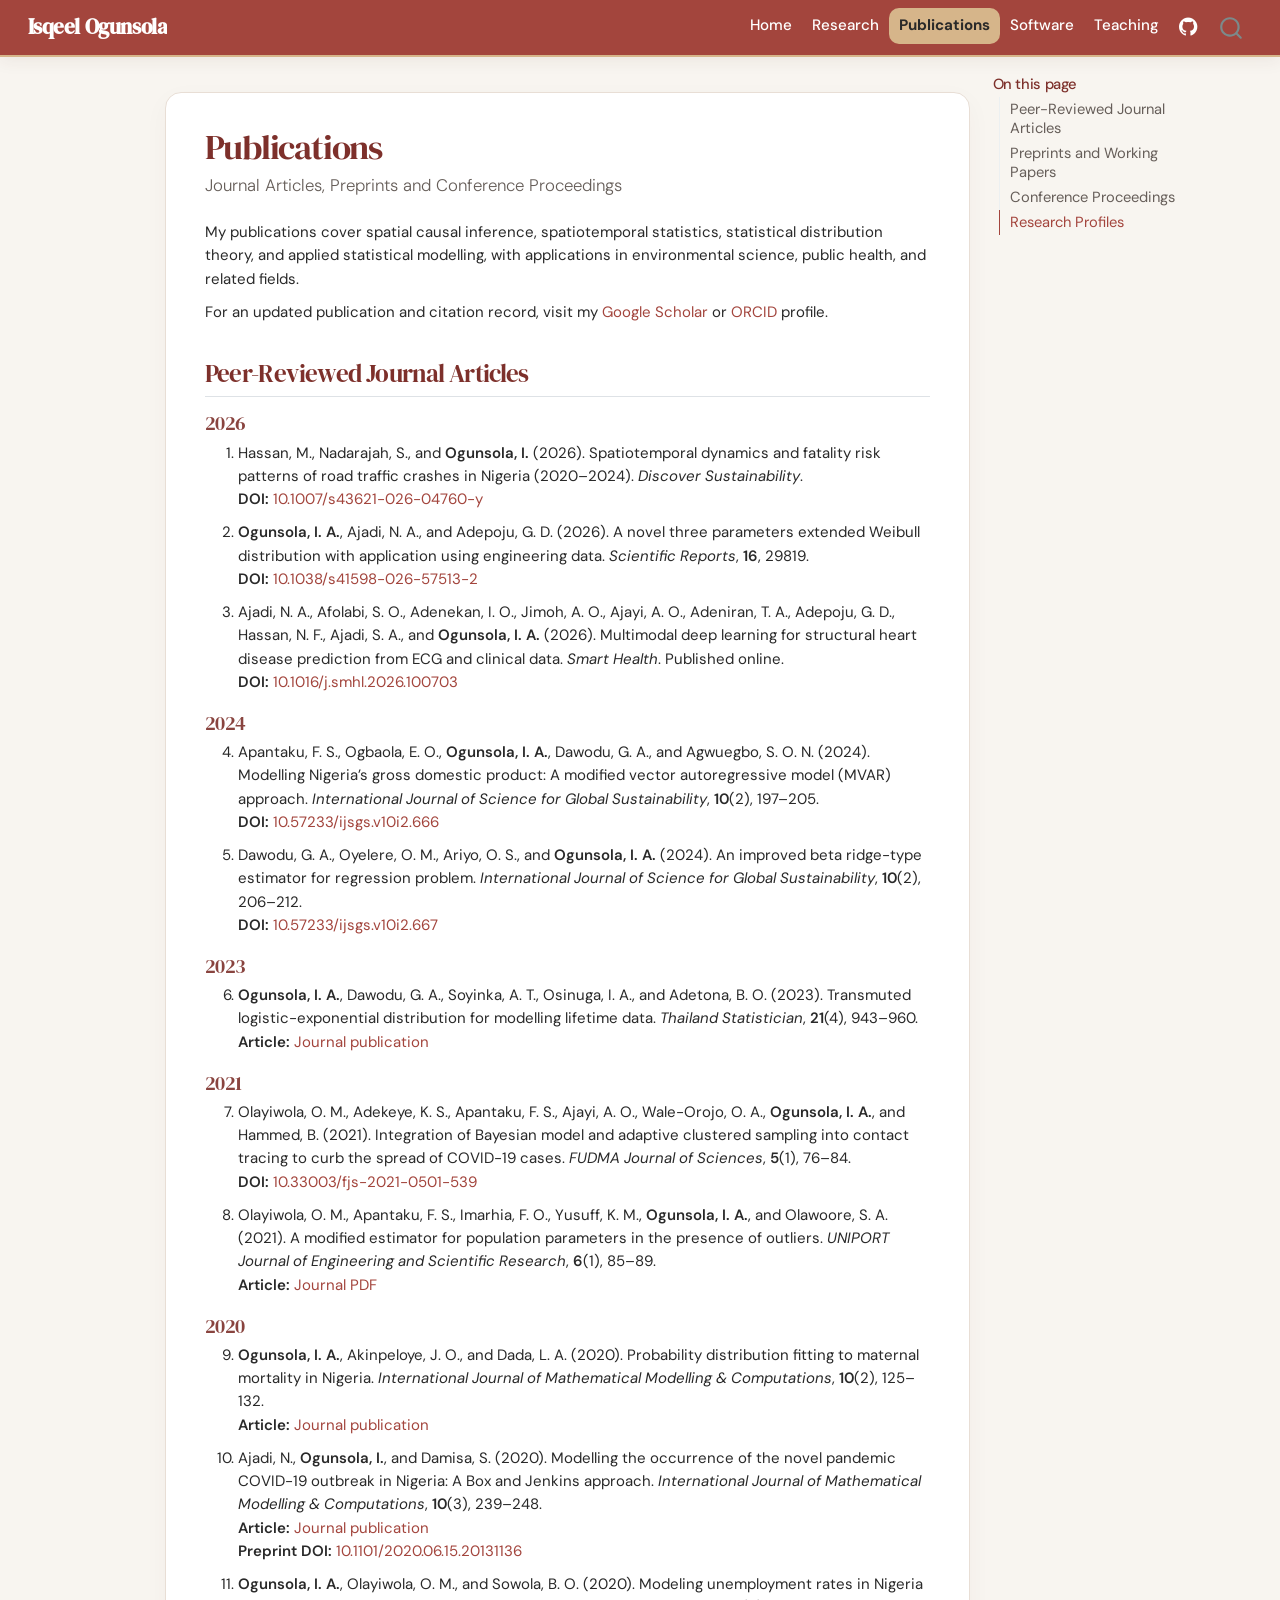
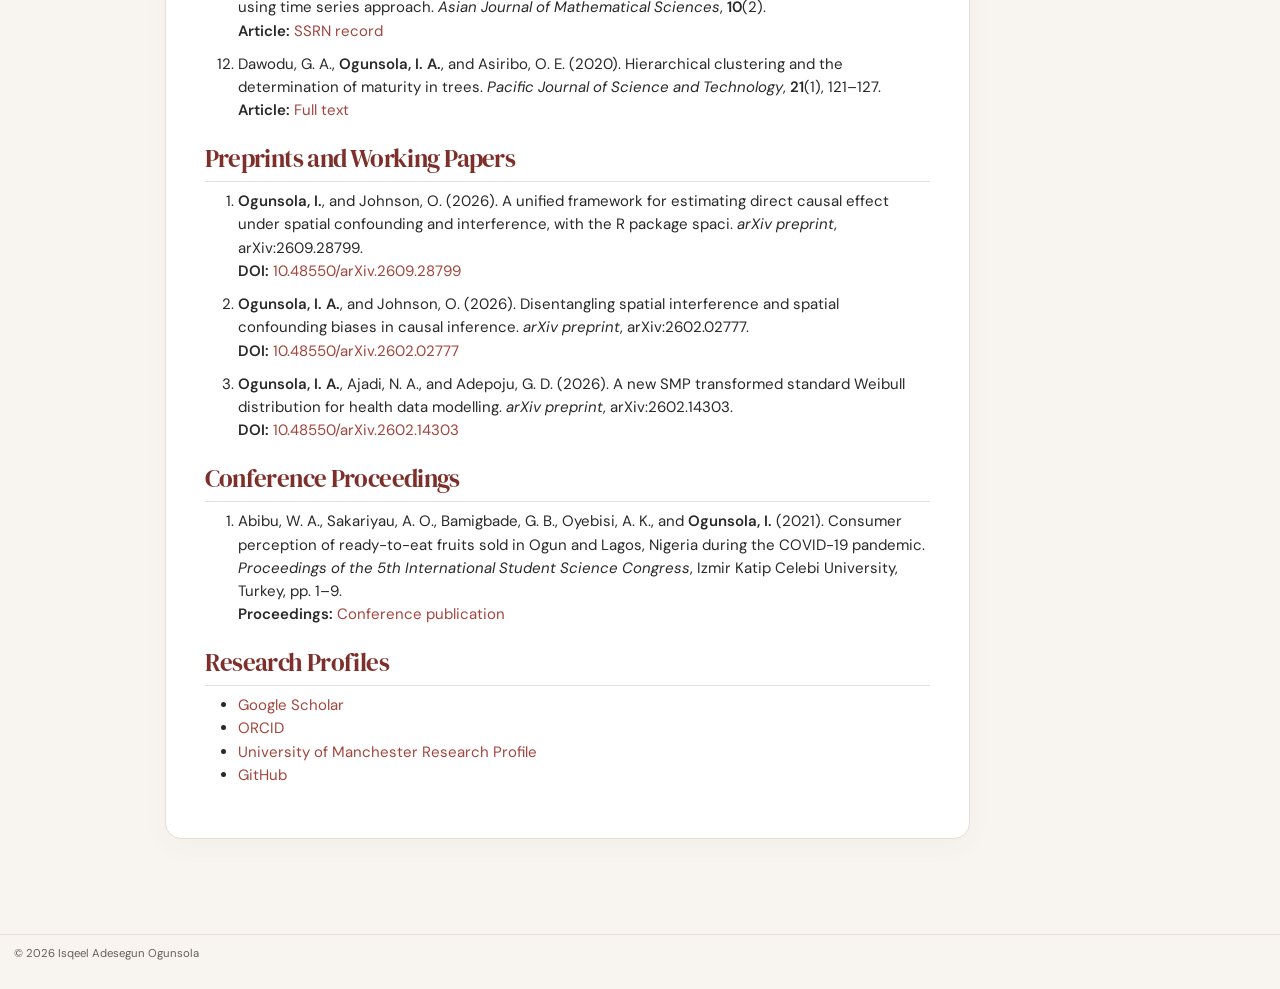
<file: publications.html>
<!DOCTYPE html>
<html xmlns="http://www.w3.org/1999/xhtml" lang="en" xml:lang="en"><head>

<meta charset="utf-8">
<meta name="generator" content="quarto-1.9.36">

<meta name="viewport" content="width=device-width, initial-scale=1.0, user-scalable=yes">


<title>Publications – Isqeel A. Ogunsola</title>
<style>
/* Default styles provided by pandoc.
** See https://pandoc.org/MANUAL.html#variables-for-html for config info.
*/
code{white-space: pre-wrap;}
span.smallcaps{font-variant: small-caps;}
div.columns{display: flex; gap: min(4vw, 1.5em);}
div.column{flex: auto; overflow-x: auto;}
div.hanging-indent{margin-left: 1.5em; text-indent: -1.5em;}
ul.task-list{list-style: none;}
ul.task-list li input[type="checkbox"] {
  width: 0.8em;
  margin: 0 0.8em 0.2em -1em; /* quarto-specific, see https://github.com/quarto-dev/quarto-cli/issues/4556 */ 
  vertical-align: middle;
}
</style>


<script src="site_libs/quarto-nav/quarto-nav.js"></script>
<script src="site_libs/clipboard/clipboard.min.js"></script>
<script src="site_libs/quarto-search/autocomplete.umd.js"></script>
<script src="site_libs/quarto-search/fuse.min.js"></script>
<script src="site_libs/quarto-search/quarto-search.js"></script>
<meta name="quarto:offset" content="./">
<link href="./assets/favicon.svg" rel="icon" type="image/svg+xml">
<script src="site_libs/quarto-html/quarto.js" type="module"></script>
<script src="site_libs/quarto-html/tabsets/tabsets.js" type="module"></script>
<script src="site_libs/quarto-html/popper.min.js"></script>
<script src="site_libs/quarto-html/tippy.umd.min.js"></script>
<script src="site_libs/quarto-html/anchor.min.js"></script>
<link href="site_libs/quarto-html/tippy.css" rel="stylesheet">
<link href="site_libs/quarto-html/quarto-syntax-highlighting-845c23b38eaddc0f92fda52bfe77a8c8.css" rel="stylesheet" id="quarto-text-highlighting-styles">
<script src="site_libs/bootstrap/bootstrap.min.js"></script>
<link href="site_libs/bootstrap/bootstrap-icons.css" rel="stylesheet">
<link href="site_libs/bootstrap/bootstrap-8cdd60887994a5fa63dda95aa2a8272b.min.css" rel="stylesheet" append-hash="true" id="quarto-bootstrap" data-mode="light">
<script id="quarto-search-options" type="application/json">{
  "location": "navbar",
  "copy-button": false,
  "collapse-after": 3,
  "panel-placement": "end",
  "type": "overlay",
  "limit": 50,
  "keyboard-shortcut": [
    "f",
    "/",
    "s"
  ],
  "show-item-context": false,
  "language": {
    "search-no-results-text": "No results",
    "search-matching-documents-text": "matching documents",
    "search-copy-link-title": "Copy link to search",
    "search-hide-matches-text": "Hide additional matches",
    "search-more-match-text": "more match in this document",
    "search-more-matches-text": "more matches in this document",
    "search-clear-button-title": "Clear",
    "search-text-placeholder": "",
    "search-detached-cancel-button-title": "Cancel",
    "search-submit-button-title": "Submit",
    "search-label": "Search"
  }
}</script>
<style>html{ scroll-behavior: smooth; }</style>


<link rel="stylesheet" href="styles.css">
<meta property="og:title" content="Publications – Isqeel A. Ogunsola">
<meta property="og:description" content="Journal Articles, Preprints and Conference Proceedings">
<meta property="og:site_name" content="Isqeel A. Ogunsola">
</head>

<body class="nav-fixed quarto-light">

<div id="quarto-search-results"></div>
  <header id="quarto-header" class="headroom fixed-top">
    <nav class="navbar navbar-expand-lg " data-bs-theme="dark">
      <div class="navbar-container container-fluid">
      <div class="navbar-brand-container mx-auto">
    <a class="navbar-brand" href="./index.html">
    <span class="navbar-title">Isqeel Ogunsola</span>
    </a>
  </div>
            <div id="quarto-search" class="" title="Search"></div>
          <button class="navbar-toggler" type="button" data-bs-toggle="collapse" data-bs-target="#navbarCollapse" aria-controls="navbarCollapse" role="menu" aria-expanded="false" aria-label="Toggle navigation" onclick="if (window.quartoToggleHeadroom) { window.quartoToggleHeadroom(); }">
  <span class="navbar-toggler-icon"></span>
</button>
          <div class="collapse navbar-collapse" id="navbarCollapse">
            <ul class="navbar-nav navbar-nav-scroll ms-auto">
  <li class="nav-item">
    <a class="nav-link" href="./index.html"> 
<span class="menu-text">Home</span></a>
  </li>  
  <li class="nav-item">
    <a class="nav-link" href="./research.html"> 
<span class="menu-text">Research</span></a>
  </li>  
  <li class="nav-item">
    <a class="nav-link active" href="./publications.html" aria-current="page"> 
<span class="menu-text">Publications</span></a>
  </li>  
  <li class="nav-item">
    <a class="nav-link" href="./software.html"> 
<span class="menu-text">Software</span></a>
  </li>  
  <li class="nav-item">
    <a class="nav-link" href="./teaching.html" target="_blank"> 
<span class="menu-text">Teaching</span></a>
  </li>  
  <li class="nav-item compact">
    <a class="nav-link" href="https://github.com/Ogunsolaia"> <i class="bi bi-github" role="img" aria-label="GitHub">
</i> 
<span class="menu-text"></span></a>
  </li>  
</ul>
          </div> <!-- /navcollapse -->
            <div class="quarto-navbar-tools">
</div>
      </div> <!-- /container-fluid -->
    </nav>
</header>
<!-- content -->
<div id="quarto-content" class="quarto-container page-columns page-rows-contents page-layout-article page-navbar">
<!-- sidebar -->
<!-- margin-sidebar -->
    <div id="quarto-margin-sidebar" class="sidebar margin-sidebar">
        <nav id="TOC" role="doc-toc" class="toc-active">
    <h2 id="toc-title">On this page</h2>
   
  <ul class="collapse">
  <li><a href="#peer-reviewed-journal-articles" id="toc-peer-reviewed-journal-articles" class="nav-link active" data-scroll-target="#peer-reviewed-journal-articles">Peer-Reviewed Journal Articles</a></li>
  <li><a href="#preprints-and-working-papers" id="toc-preprints-and-working-papers" class="nav-link" data-scroll-target="#preprints-and-working-papers">Preprints and Working Papers</a></li>
  <li><a href="#conference-proceedings" id="toc-conference-proceedings" class="nav-link" data-scroll-target="#conference-proceedings">Conference Proceedings</a></li>
  <li><a href="#research-profiles" id="toc-research-profiles" class="nav-link" data-scroll-target="#research-profiles">Research Profiles</a></li>
  </ul>
</nav>
    </div>
<!-- main -->
<main class="content" id="quarto-document-content">

<header id="title-block-header" class="quarto-title-block default">
<div class="quarto-title">
<h1 class="title">Publications</h1>
<p class="subtitle lead">Journal Articles, Preprints and Conference Proceedings</p>
</div>



<div class="quarto-title-meta">

    
  
    
  </div>
  


</header>


<p>My publications cover spatial causal inference, spatiotemporal statistics, statistical distribution theory, and applied statistical modelling, with applications in environmental science, public health, and related fields.</p>
<p>For an updated publication and citation record, visit my <a href="https://scholar.google.com/citations?user=b1FDqykAAAAJ&amp;hl=en">Google Scholar</a> or <a href="https://orcid.org/0000-0003-2272-1530">ORCID</a> profile.</p>
<section id="peer-reviewed-journal-articles" class="level2">
<h2 class="anchored" data-anchor-id="peer-reviewed-journal-articles">Peer-Reviewed Journal Articles</h2>
<section id="section" class="level3">
<h3 class="anchored" data-anchor-id="section">2026</h3>
<ol type="1">
<li><p>Hassan, M., Nadarajah, S., and <strong>Ogunsola, I.</strong> (2026). Spatiotemporal dynamics and fatality risk patterns of road traffic crashes in Nigeria (2020–2024). <em>Discover Sustainability</em>.<br>
<strong>DOI:</strong> <a href="https://doi.org/10.1007/s43621-026-04760-y">10.1007/s43621-026-04760-y</a></p></li>
<li><p><strong>Ogunsola, I. A.</strong>, Ajadi, N. A., and Adepoju, G. D. (2026). A novel three parameters extended Weibull distribution with application using engineering data. <em>Scientific Reports</em>, <strong>16</strong>, 29819.<br>
<strong>DOI:</strong> <a href="https://doi.org/10.1038/s41598-026-57513-2">10.1038/s41598-026-57513-2</a></p></li>
<li><p>Ajadi, N. A., Afolabi, S. O., Adenekan, I. O., Jimoh, A. O., Ajayi, A. O., Adeniran, T. A., Adepoju, G. D., Hassan, N. F., Ajadi, S. A., and <strong>Ogunsola, I. A.</strong> (2026). Multimodal deep learning for structural heart disease prediction from ECG and clinical data. <em>Smart Health</em>. Published online.<br>
<strong>DOI:</strong> <a href="https://doi.org/10.1016/j.smhl.2026.100703">10.1016/j.smhl.2026.100703</a></p></li>
</ol>
</section>
<section id="section-1" class="level3">
<h3 class="anchored" data-anchor-id="section-1">2024</h3>
<ol start="4" type="1">
<li><p>Apantaku, F. S., Ogbaola, E. O., <strong>Ogunsola, I. A.</strong>, Dawodu, G. A., and Agwuegbo, S. O. N. (2024). Modelling Nigeria’s gross domestic product: A modified vector autoregressive model (MVAR) approach. <em>International Journal of Science for Global Sustainability</em>, <strong>10</strong>(2), 197–205.<br>
<strong>DOI:</strong> <a href="https://doi.org/10.57233/ijsgs.v10i2.666">10.57233/ijsgs.v10i2.666</a></p></li>
<li><p>Dawodu, G. A., Oyelere, O. M., Ariyo, O. S., and <strong>Ogunsola, I. A.</strong> (2024). An improved beta ridge-type estimator for regression problem. <em>International Journal of Science for Global Sustainability</em>, <strong>10</strong>(2), 206–212.<br>
<strong>DOI:</strong> <a href="https://doi.org/10.57233/ijsgs.v10i2.667">10.57233/ijsgs.v10i2.667</a></p></li>
</ol>
</section>
<section id="section-2" class="level3">
<h3 class="anchored" data-anchor-id="section-2">2023</h3>
<ol start="6" type="1">
<li><strong>Ogunsola, I. A.</strong>, Dawodu, G. A., Soyinka, A. T., Osinuga, I. A., and Adetona, B. O. (2023). Transmuted logistic-exponential distribution for modelling lifetime data. <em>Thailand Statistician</em>, <strong>21</strong>(4), 943–960.<br>
<strong>Article:</strong> <a href="https://ph02.tci-thaijo.org/index.php/thaistat/article/view/251070">Journal publication</a></li>
</ol>
</section>
<section id="section-3" class="level3">
<h3 class="anchored" data-anchor-id="section-3">2021</h3>
<ol start="7" type="1">
<li><p>Olayiwola, O. M., Adekeye, K. S., Apantaku, F. S., Ajayi, A. O., Wale-Orojo, O. A., <strong>Ogunsola, I. A.</strong>, and Hammed, B. (2021). Integration of Bayesian model and adaptive clustered sampling into contact tracing to curb the spread of COVID-19 cases. <em>FUDMA Journal of Sciences</em>, <strong>5</strong>(1), 76–84.<br>
<strong>DOI:</strong> <a href="https://doi.org/10.33003/fjs-2021-0501-539">10.33003/fjs-2021-0501-539</a></p></li>
<li><p>Olayiwola, O. M., Apantaku, F. S., Imarhia, F. O., Yusuff, K. M., <strong>Ogunsola, I. A.</strong>, and Olawoore, S. A. (2021). A modified estimator for population parameters in the presence of outliers. <em>UNIPORT Journal of Engineering and Scientific Research</em>, <strong>6</strong>(1), 85–89.<br>
<strong>Article:</strong> <a href="https://www.ujesr.org/images/vol6/Article-11.pdf">Journal PDF</a></p></li>
</ol>
</section>
<section id="section-4" class="level3">
<h3 class="anchored" data-anchor-id="section-4">2020</h3>
<ol start="9" type="1">
<li><p><strong>Ogunsola, I. A.</strong>, Akinpeloye, J. O., and Dada, L. A. (2020). Probability distribution fitting to maternal mortality in Nigeria. <em>International Journal of Mathematical Modelling &amp; Computations</em>, <strong>10</strong>(2), 125–132.<br>
<strong>Article:</strong> <a href="https://oiccpress.com/ijm2c/article/view/11064">Journal publication</a></p></li>
<li><p>Ajadi, N., <strong>Ogunsola, I.</strong>, and Damisa, S. (2020). Modelling the occurrence of the novel pandemic COVID-19 outbreak in Nigeria: A Box and Jenkins approach. <em>International Journal of Mathematical Modelling &amp; Computations</em>, <strong>10</strong>(3), 239–248.<br>
<strong>Article:</strong> <a href="https://oiccpress.com/ijm2c/article/view/11071">Journal publication</a><br>
<strong>Preprint DOI:</strong> <a href="https://doi.org/10.1101/2020.06.15.20131136">10.1101/2020.06.15.20131136</a></p></li>
<li><p><strong>Ogunsola, I. A.</strong>, Olayiwola, O. M., and Sowola, B. O. (2020). Modeling unemployment rates in Nigeria using time series approach. <em>Asian Journal of Mathematical Sciences</em>, <strong>10</strong>(2).<br>
<strong>Article:</strong> <a href="https://ssrn.com/abstract=3813692">SSRN record</a></p></li>
<li><p>Dawodu, G. A., <strong>Ogunsola, I. A.</strong>, and Asiribo, O. E. (2020). Hierarchical clustering and the determination of maturity in trees. <em>Pacific Journal of Science and Technology</em>, <strong>21</strong>(1), 121–127.<br>
<strong>Article:</strong> <a href="http://www.akamaiuniversity.us/PJST21_1_121.pdf">Full text</a></p></li>
</ol>
</section>
</section>
<section id="preprints-and-working-papers" class="level2">
<h2 class="anchored" data-anchor-id="preprints-and-working-papers">Preprints and Working Papers</h2>
<ol type="1">
<li><p><strong>Ogunsola, I.</strong>, and Johnson, O. (2026). A unified framework for estimating direct causal effect under spatial confounding and interference, with the R package spaci. <em>arXiv preprint</em>, arXiv:2609.28799.<br>
<strong>DOI:</strong> <a href="https://doi.org/10.48550/arXiv.2609.28799">10.48550/arXiv.2609.28799</a></p></li>
<li><p><strong>Ogunsola, I. A.</strong>, and Johnson, O. (2026). Disentangling spatial interference and spatial confounding biases in causal inference. <em>arXiv preprint</em>, arXiv:2602.02777.<br>
<strong>DOI:</strong> <a href="https://doi.org/10.48550/arXiv.2602.02777">10.48550/arXiv.2602.02777</a></p></li>
<li><p><strong>Ogunsola, I. A.</strong>, Ajadi, N. A., and Adepoju, G. D. (2026). A new SMP transformed standard Weibull distribution for health data modelling. <em>arXiv preprint</em>, arXiv:2602.14303.<br>
<strong>DOI:</strong> <a href="https://doi.org/10.48550/arXiv.2602.14303">10.48550/arXiv.2602.14303</a></p></li>
</ol>
</section>
<section id="conference-proceedings" class="level2">
<h2 class="anchored" data-anchor-id="conference-proceedings">Conference Proceedings</h2>
<ol type="1">
<li>Abibu, W. A., Sakariyau, A. O., Bamigbade, G. B., Oyebisi, A. K., and <strong>Ogunsola, I.</strong> (2021). Consumer perception of ready-to-eat fruits sold in Ogun and Lagos, Nigeria during the COVID-19 pandemic. <em>Proceedings of the 5th International Student Science Congress</em>, Izmir Katip Celebi University, Turkey, pp.&nbsp;1–9.<br>
<strong>Proceedings:</strong> <a href="https://sciencecon.org/consumer-perception-of-ready-to-eat-fruits-sold-in-ogun-and-lagos-nigeria-during-the-covid-19-pandemic-abibu-bamigbade-oyebisi-ogunsola-sakariyau/">Conference publication</a></li>
</ol>
</section>
<section id="research-profiles" class="level2">
<h2 class="anchored" data-anchor-id="research-profiles">Research Profiles</h2>
<ul>
<li><a href="https://scholar.google.com/citations?user=b1FDqykAAAAJ&amp;hl=en">Google Scholar</a></li>
<li><a href="https://orcid.org/0000-0003-2272-1530">ORCID</a></li>
<li><a href="https://research.manchester.ac.uk/en/persons/isqeel-ogunsola/">University of Manchester Research Profile</a></li>
<li><a href="https://github.com/Ogunsolaia">GitHub</a></li>
</ul>


</section>

</main> <!-- /main -->
<script id="quarto-html-after-body" type="application/javascript">
  window.document.addEventListener("DOMContentLoaded", function (event) {
    const icon = "";
    const anchorJS = new window.AnchorJS();
    anchorJS.options = {
      placement: 'right',
      icon: icon
    };
    anchorJS.add('.anchored');
    const isCodeAnnotation = (el) => {
      for (const clz of el.classList) {
        if (clz.startsWith('code-annotation-')) {                     
          return true;
        }
      }
      return false;
    }
    const onCopySuccess = function(e) {
      // button target
      const button = e.trigger;
      // don't keep focus
      button.blur();
      // flash "checked"
      button.classList.add('code-copy-button-checked');
      var currentTitle = button.getAttribute("title");
      button.setAttribute("title", "Copied!");
      let tooltip;
      if (window.bootstrap) {
        button.setAttribute("data-bs-toggle", "tooltip");
        button.setAttribute("data-bs-placement", "left");
        button.setAttribute("data-bs-title", "Copied!");
        tooltip = new bootstrap.Tooltip(button, 
          { trigger: "manual", 
            customClass: "code-copy-button-tooltip",
            offset: [0, -8]});
        tooltip.show();    
      }
      setTimeout(function() {
        if (tooltip) {
          tooltip.hide();
          button.removeAttribute("data-bs-title");
          button.removeAttribute("data-bs-toggle");
          button.removeAttribute("data-bs-placement");
        }
        button.setAttribute("title", currentTitle);
        button.classList.remove('code-copy-button-checked');
      }, 1000);
      // clear code selection
      e.clearSelection();
    }
    const getTextToCopy = function(trigger) {
      const outerScaffold = trigger.parentElement.cloneNode(true);
      const codeEl = outerScaffold.querySelector('code');
      for (const childEl of codeEl.children) {
        if (isCodeAnnotation(childEl)) {
          childEl.remove();
        }
      }
      return codeEl.innerText;
    }
    const clipboard = new window.ClipboardJS('.code-copy-button:not([data-in-quarto-modal])', {
      text: getTextToCopy
    });
    clipboard.on('success', onCopySuccess);
    if (window.document.getElementById('quarto-embedded-source-code-modal')) {
      const clipboardModal = new window.ClipboardJS('.code-copy-button[data-in-quarto-modal]', {
        text: getTextToCopy,
        container: window.document.getElementById('quarto-embedded-source-code-modal')
      });
      clipboardModal.on('success', onCopySuccess);
    }
      var localhostRegex = new RegExp(/^(?:http|https):\/\/localhost\:?[0-9]*\//);
      var mailtoRegex = new RegExp(/^mailto:/);
        var filterRegex = new RegExp("https:\/\/ogunsolaia\.github\.io");
      var isInternal = (href) => {
          return filterRegex.test(href) || localhostRegex.test(href) || mailtoRegex.test(href);
      }
      // Inspect non-navigation links and adorn them if external
     var links = window.document.querySelectorAll('a[href]:not(.nav-link):not(.navbar-brand):not(.toc-action):not(.sidebar-link):not(.sidebar-item-toggle):not(.pagination-link):not(.no-external):not([aria-hidden]):not(.dropdown-item):not(.quarto-navigation-tool):not(.about-link)');
      for (var i=0; i<links.length; i++) {
        const link = links[i];
        if (!isInternal(link.href)) {
          // undo the damage that might have been done by quarto-nav.js in the case of
          // links that we want to consider external
          if (link.dataset.originalHref !== undefined) {
            link.href = link.dataset.originalHref;
          }
            // target, if specified
            link.setAttribute("target", "_blank");
            if (link.getAttribute("rel") === null) {
              link.setAttribute("rel", "noopener");
            }
        }
      }
    function tippyHover(el, contentFn, onTriggerFn, onUntriggerFn) {
      const config = {
        allowHTML: true,
        maxWidth: 500,
        delay: 100,
        arrow: false,
        appendTo: function(el) {
            return el.parentElement;
        },
        interactive: true,
        interactiveBorder: 10,
        theme: 'quarto',
        placement: 'bottom-start',
      };
      if (contentFn) {
        config.content = contentFn;
      }
      if (onTriggerFn) {
        config.onTrigger = onTriggerFn;
      }
      if (onUntriggerFn) {
        config.onUntrigger = onUntriggerFn;
      }
      window.tippy(el, config); 
    }
    const noterefs = window.document.querySelectorAll('a[role="doc-noteref"]');
    for (var i=0; i<noterefs.length; i++) {
      const ref = noterefs[i];
      tippyHover(ref, function() {
        // use id or data attribute instead here
        let href = ref.getAttribute('data-footnote-href') || ref.getAttribute('href');
        try { href = new URL(href).hash; } catch {}
        const id = href.replace(/^#\/?/, "");
        const note = window.document.getElementById(id);
        if (note) {
          return note.innerHTML;
        } else {
          return "";
        }
      });
    }
    const xrefs = window.document.querySelectorAll('a.quarto-xref');
    const processXRef = (id, note) => {
      // Strip column container classes
      const stripColumnClz = (el) => {
        el.classList.remove("page-full", "page-columns");
        if (el.children) {
          for (const child of el.children) {
            stripColumnClz(child);
          }
        }
      }
      stripColumnClz(note)
      if (id === null || id.startsWith('sec-')) {
        // Special case sections, only their first couple elements
        const container = document.createElement("div");
        if (note.children && note.children.length > 2) {
          container.appendChild(note.children[0].cloneNode(true));
          for (let i = 1; i < note.children.length; i++) {
            const child = note.children[i];
            if (child.tagName === "P" && child.innerText === "") {
              continue;
            } else {
              container.appendChild(child.cloneNode(true));
              break;
            }
          }
          if (window.Quarto?.typesetMath) {
            window.Quarto.typesetMath(container);
          }
          return container.innerHTML
        } else {
          if (window.Quarto?.typesetMath) {
            window.Quarto.typesetMath(note);
          }
          return note.innerHTML;
        }
      } else {
        // Remove any anchor links if they are present
        const anchorLink = note.querySelector('a.anchorjs-link');
        if (anchorLink) {
          anchorLink.remove();
        }
        if (window.Quarto?.typesetMath) {
          window.Quarto.typesetMath(note);
        }
        if (note.classList.contains("callout")) {
          return note.outerHTML;
        } else {
          return note.innerHTML;
        }
      }
    }
    for (var i=0; i<xrefs.length; i++) {
      const xref = xrefs[i];
      tippyHover(xref, undefined, function(instance) {
        instance.disable();
        let url = xref.getAttribute('href');
        let hash = undefined; 
        if (url.startsWith('#')) {
          hash = url;
        } else {
          try { hash = new URL(url).hash; } catch {}
        }
        if (hash) {
          const id = hash.replace(/^#\/?/, "");
          const note = window.document.getElementById(id);
          if (note !== null) {
            try {
              const html = processXRef(id, note.cloneNode(true));
              instance.setContent(html);
            } finally {
              instance.enable();
              instance.show();
            }
          } else {
            // See if we can fetch this
            fetch(url.split('#')[0])
            .then(res => res.text())
            .then(html => {
              const parser = new DOMParser();
              const htmlDoc = parser.parseFromString(html, "text/html");
              const note = htmlDoc.getElementById(id);
              if (note !== null) {
                const html = processXRef(id, note);
                instance.setContent(html);
              } 
            }).finally(() => {
              instance.enable();
              instance.show();
            });
          }
        } else {
          // See if we can fetch a full url (with no hash to target)
          // This is a special case and we should probably do some content thinning / targeting
          fetch(url)
          .then(res => res.text())
          .then(html => {
            const parser = new DOMParser();
            const htmlDoc = parser.parseFromString(html, "text/html");
            const note = htmlDoc.querySelector('main.content');
            if (note !== null) {
              // This should only happen for chapter cross references
              // (since there is no id in the URL)
              // remove the first header
              if (note.children.length > 0 && note.children[0].tagName === "HEADER") {
                note.children[0].remove();
              }
              const html = processXRef(null, note);
              instance.setContent(html);
            } 
          }).finally(() => {
            instance.enable();
            instance.show();
          });
        }
      }, function(instance) {
      });
    }
        let selectedAnnoteEl;
        const selectorForAnnotation = ( cell, annotation) => {
          let cellAttr = 'data-code-cell="' + cell + '"';
          let lineAttr = 'data-code-annotation="' +  annotation + '"';
          const selector = 'span[' + cellAttr + '][' + lineAttr + ']';
          return selector;
        }
        const selectCodeLines = (annoteEl) => {
          const doc = window.document;
          const targetCell = annoteEl.getAttribute("data-target-cell");
          const targetAnnotation = annoteEl.getAttribute("data-target-annotation");
          const annoteSpan = window.document.querySelector(selectorForAnnotation(targetCell, targetAnnotation));
          const lines = annoteSpan.getAttribute("data-code-lines").split(",");
          const lineIds = lines.map((line) => {
            return targetCell + "-" + line;
          })
          let top = null;
          let height = null;
          let parent = null;
          if (lineIds.length > 0) {
              //compute the position of the single el (top and bottom and make a div)
              const el = window.document.getElementById(lineIds[0]);
              top = el.offsetTop;
              height = el.offsetHeight;
              parent = el.parentElement.parentElement;
            if (lineIds.length > 1) {
              const lastEl = window.document.getElementById(lineIds[lineIds.length - 1]);
              const bottom = lastEl.offsetTop + lastEl.offsetHeight;
              height = bottom - top;
            }
            if (top !== null && height !== null && parent !== null) {
              // cook up a div (if necessary) and position it 
              let div = window.document.getElementById("code-annotation-line-highlight");
              if (div === null) {
                div = window.document.createElement("div");
                div.setAttribute("id", "code-annotation-line-highlight");
                div.style.position = 'absolute';
                parent.appendChild(div);
              }
              div.style.top = top - 2 + "px";
              div.style.height = height + 4 + "px";
              div.style.left = 0;
              let gutterDiv = window.document.getElementById("code-annotation-line-highlight-gutter");
              if (gutterDiv === null) {
                gutterDiv = window.document.createElement("div");
                gutterDiv.setAttribute("id", "code-annotation-line-highlight-gutter");
                gutterDiv.style.position = 'absolute';
                const codeCell = window.document.getElementById(targetCell);
                const gutter = codeCell.querySelector('.code-annotation-gutter');
                gutter.appendChild(gutterDiv);
              }
              gutterDiv.style.top = top - 2 + "px";
              gutterDiv.style.height = height + 4 + "px";
            }
            selectedAnnoteEl = annoteEl;
          }
        };
        const unselectCodeLines = () => {
          const elementsIds = ["code-annotation-line-highlight", "code-annotation-line-highlight-gutter"];
          elementsIds.forEach((elId) => {
            const div = window.document.getElementById(elId);
            if (div) {
              div.remove();
            }
          });
          selectedAnnoteEl = undefined;
        };
          // Handle positioning of the toggle
      window.addEventListener(
        "resize",
        throttle(() => {
          elRect = undefined;
          if (selectedAnnoteEl) {
            selectCodeLines(selectedAnnoteEl);
          }
        }, 10)
      );
      function throttle(fn, ms) {
      let throttle = false;
      let timer;
        return (...args) => {
          if(!throttle) { // first call gets through
              fn.apply(this, args);
              throttle = true;
          } else { // all the others get throttled
              if(timer) clearTimeout(timer); // cancel #2
              timer = setTimeout(() => {
                fn.apply(this, args);
                timer = throttle = false;
              }, ms);
          }
        };
      }
        // Attach click handler to the DT
        const annoteDls = window.document.querySelectorAll('dt[data-target-cell]');
        for (const annoteDlNode of annoteDls) {
          annoteDlNode.addEventListener('click', (event) => {
            const clickedEl = event.target;
            if (clickedEl !== selectedAnnoteEl) {
              unselectCodeLines();
              const activeEl = window.document.querySelector('dt[data-target-cell].code-annotation-active');
              if (activeEl) {
                activeEl.classList.remove('code-annotation-active');
              }
              selectCodeLines(clickedEl);
              clickedEl.classList.add('code-annotation-active');
            } else {
              // Unselect the line
              unselectCodeLines();
              clickedEl.classList.remove('code-annotation-active');
            }
          });
        }
    const findCites = (el) => {
      const parentEl = el.parentElement;
      if (parentEl) {
        const cites = parentEl.dataset.cites;
        if (cites) {
          return {
            el,
            cites: cites.split(' ')
          };
        } else {
          return findCites(el.parentElement)
        }
      } else {
        return undefined;
      }
    };
    var bibliorefs = window.document.querySelectorAll('a[role="doc-biblioref"]');
    for (var i=0; i<bibliorefs.length; i++) {
      const ref = bibliorefs[i];
      const citeInfo = findCites(ref);
      if (citeInfo) {
        tippyHover(citeInfo.el, function() {
          var popup = window.document.createElement('div');
          citeInfo.cites.forEach(function(cite) {
            var citeDiv = window.document.createElement('div');
            citeDiv.classList.add('hanging-indent');
            citeDiv.classList.add('csl-entry');
            var biblioDiv = window.document.getElementById('ref-' + cite);
            if (biblioDiv) {
              citeDiv.innerHTML = biblioDiv.innerHTML;
            }
            popup.appendChild(citeDiv);
          });
          return popup.innerHTML;
        });
      }
    }
  });
  </script>
</div> <!-- /content -->
<footer class="footer">
  <div class="nav-footer">
    <div class="nav-footer-left">
<p>© 2026 Isqeel Adesegun Ogunsola</p>
</div>   
    <div class="nav-footer-center">
      &nbsp;
    </div>
    <div class="nav-footer-right">
      &nbsp;
    </div>
  </div>
</footer>




<script src="site_libs/quarto-html/zenscroll-min.js"></script>
</body></html>
</file>
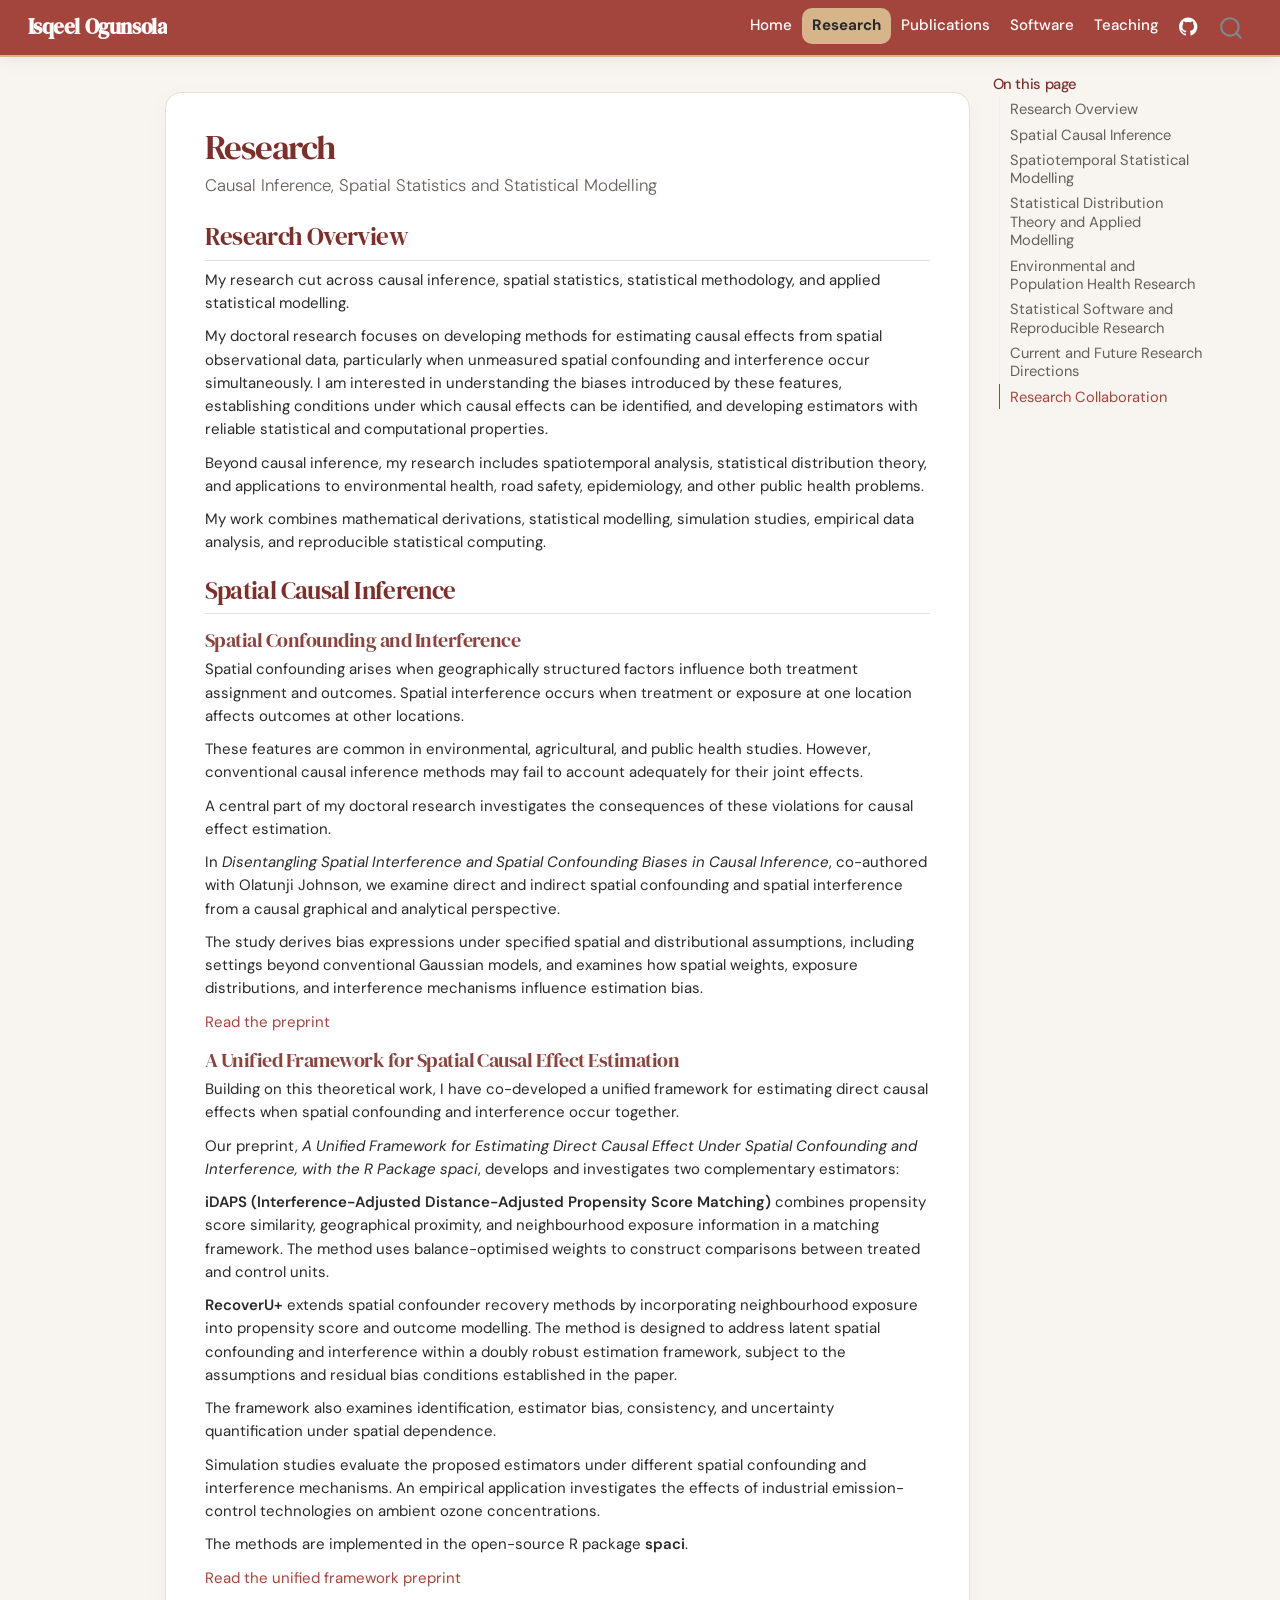
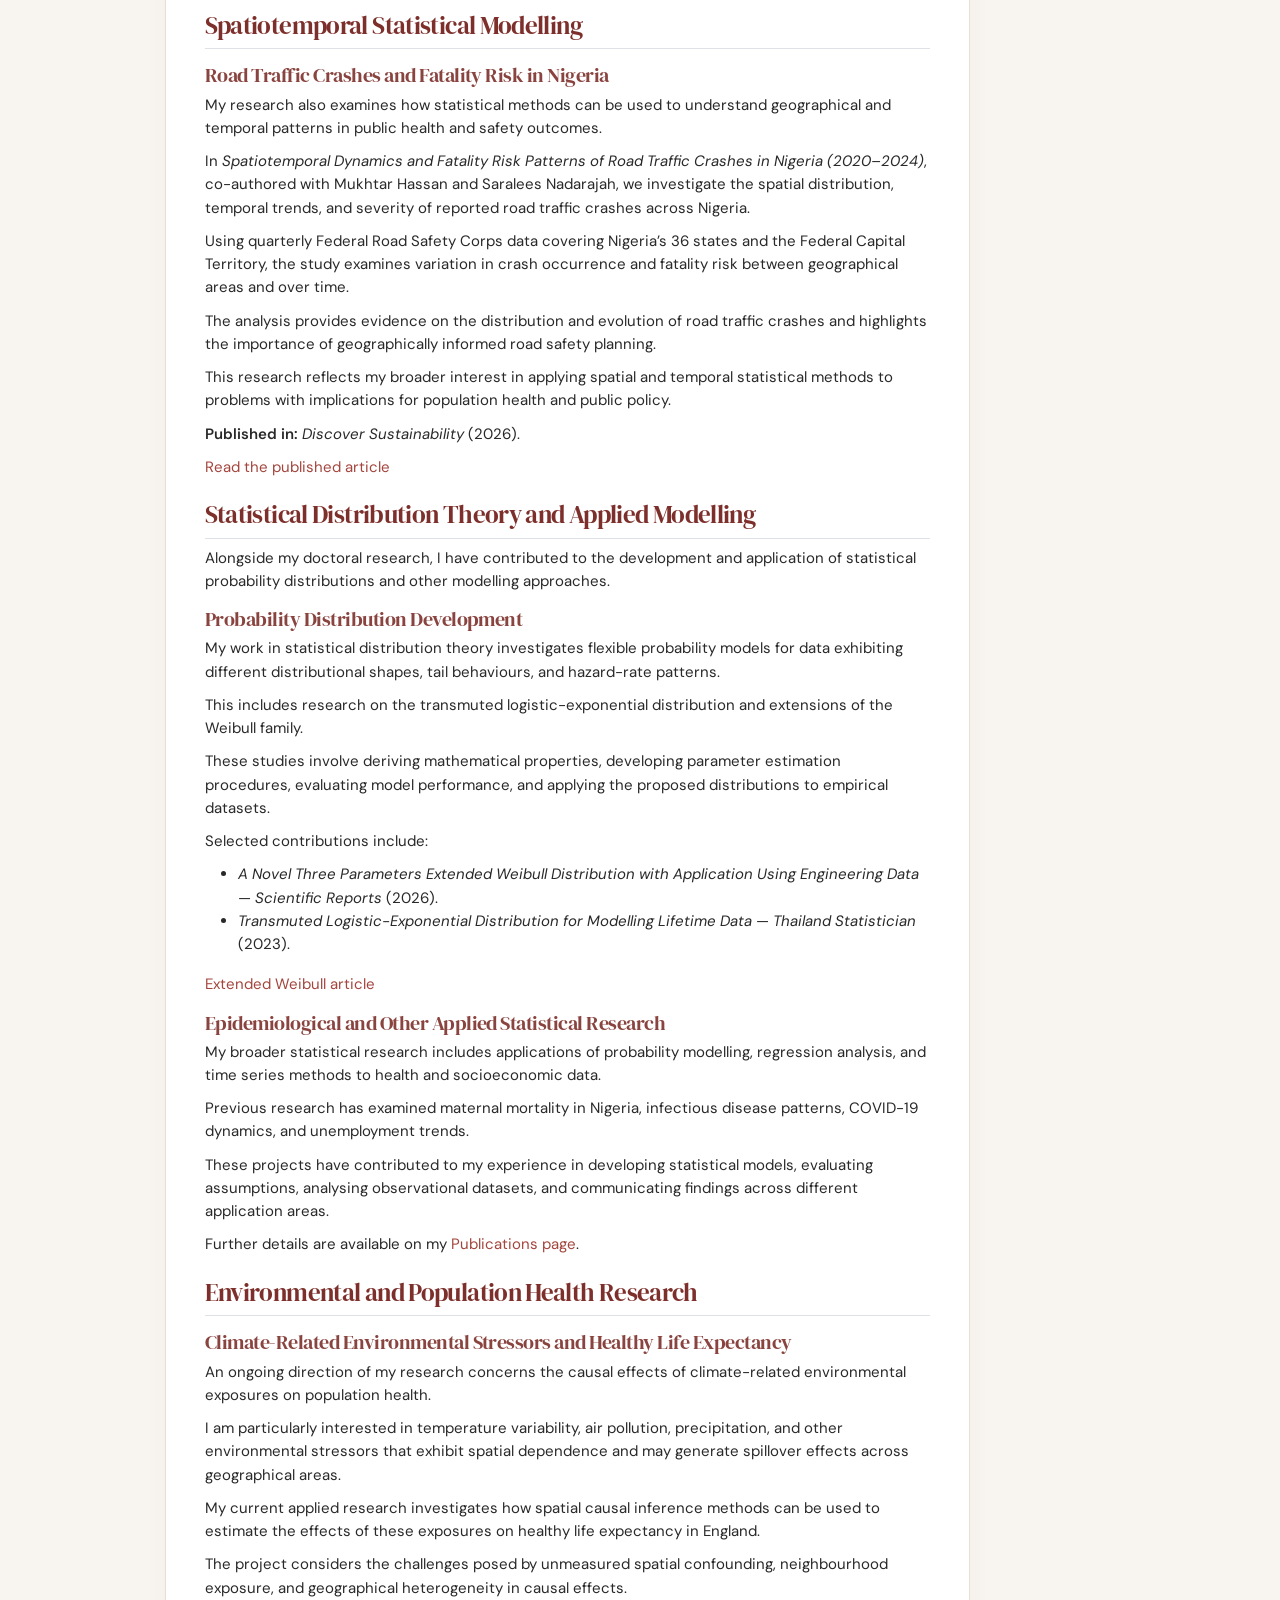
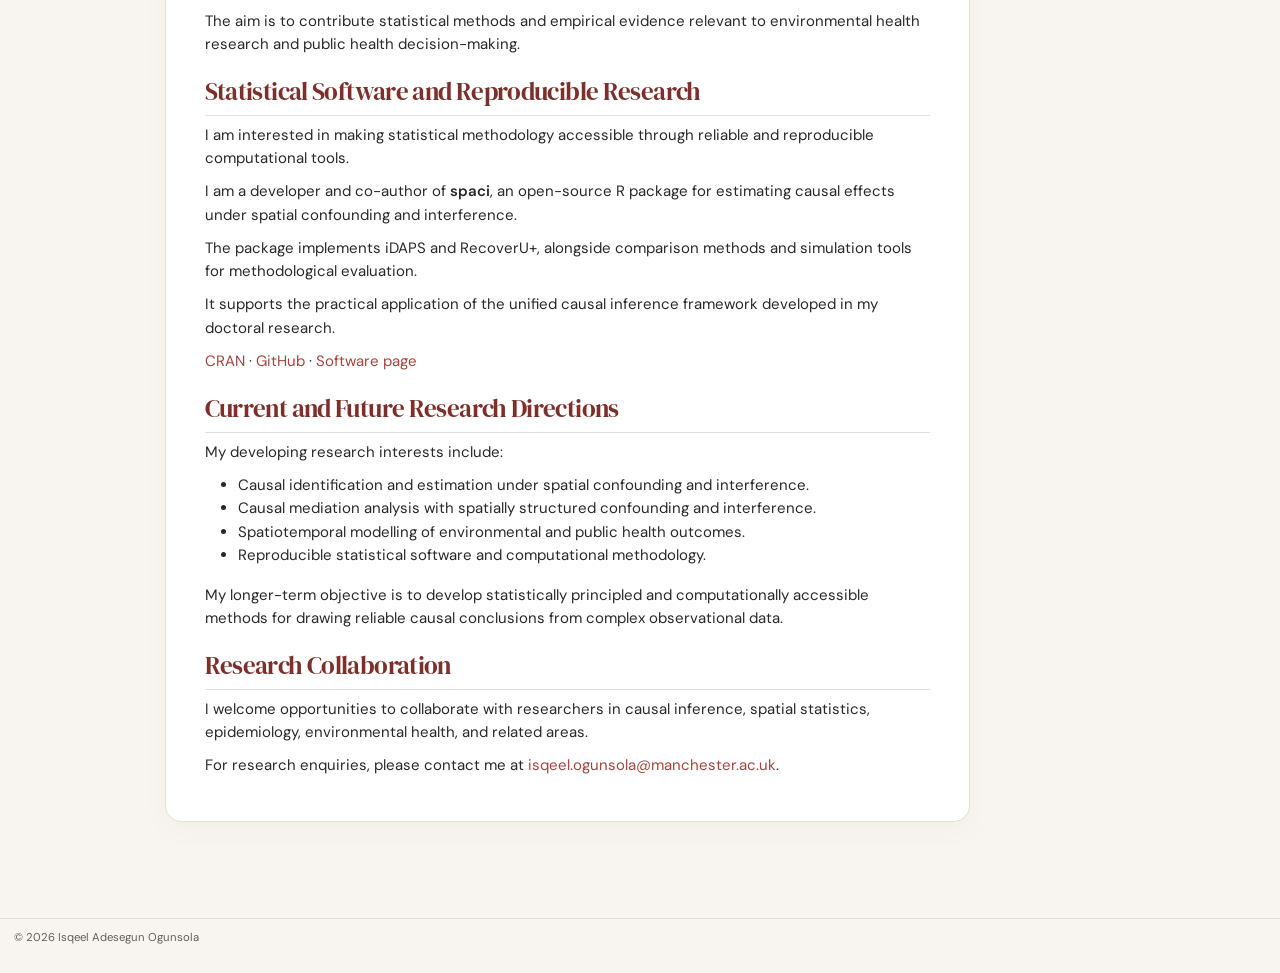
<file: research.html>
<!DOCTYPE html>
<html xmlns="http://www.w3.org/1999/xhtml" lang="en" xml:lang="en"><head>

<meta charset="utf-8">
<meta name="generator" content="quarto-1.9.36">

<meta name="viewport" content="width=device-width, initial-scale=1.0, user-scalable=yes">


<title>Research – Isqeel A. Ogunsola</title>
<style>
/* Default styles provided by pandoc.
** See https://pandoc.org/MANUAL.html#variables-for-html for config info.
*/
code{white-space: pre-wrap;}
span.smallcaps{font-variant: small-caps;}
div.columns{display: flex; gap: min(4vw, 1.5em);}
div.column{flex: auto; overflow-x: auto;}
div.hanging-indent{margin-left: 1.5em; text-indent: -1.5em;}
ul.task-list{list-style: none;}
ul.task-list li input[type="checkbox"] {
  width: 0.8em;
  margin: 0 0.8em 0.2em -1em; /* quarto-specific, see https://github.com/quarto-dev/quarto-cli/issues/4556 */ 
  vertical-align: middle;
}
</style>


<script src="site_libs/quarto-nav/quarto-nav.js"></script>
<script src="site_libs/clipboard/clipboard.min.js"></script>
<script src="site_libs/quarto-search/autocomplete.umd.js"></script>
<script src="site_libs/quarto-search/fuse.min.js"></script>
<script src="site_libs/quarto-search/quarto-search.js"></script>
<meta name="quarto:offset" content="./">
<link href="./assets/favicon.svg" rel="icon" type="image/svg+xml">
<script src="site_libs/quarto-html/quarto.js" type="module"></script>
<script src="site_libs/quarto-html/tabsets/tabsets.js" type="module"></script>
<script src="site_libs/quarto-html/popper.min.js"></script>
<script src="site_libs/quarto-html/tippy.umd.min.js"></script>
<script src="site_libs/quarto-html/anchor.min.js"></script>
<link href="site_libs/quarto-html/tippy.css" rel="stylesheet">
<link href="site_libs/quarto-html/quarto-syntax-highlighting-845c23b38eaddc0f92fda52bfe77a8c8.css" rel="stylesheet" id="quarto-text-highlighting-styles">
<script src="site_libs/bootstrap/bootstrap.min.js"></script>
<link href="site_libs/bootstrap/bootstrap-icons.css" rel="stylesheet">
<link href="site_libs/bootstrap/bootstrap-8cdd60887994a5fa63dda95aa2a8272b.min.css" rel="stylesheet" append-hash="true" id="quarto-bootstrap" data-mode="light">
<script id="quarto-search-options" type="application/json">{
  "location": "navbar",
  "copy-button": false,
  "collapse-after": 3,
  "panel-placement": "end",
  "type": "overlay",
  "limit": 50,
  "keyboard-shortcut": [
    "f",
    "/",
    "s"
  ],
  "show-item-context": false,
  "language": {
    "search-no-results-text": "No results",
    "search-matching-documents-text": "matching documents",
    "search-copy-link-title": "Copy link to search",
    "search-hide-matches-text": "Hide additional matches",
    "search-more-match-text": "more match in this document",
    "search-more-matches-text": "more matches in this document",
    "search-clear-button-title": "Clear",
    "search-text-placeholder": "",
    "search-detached-cancel-button-title": "Cancel",
    "search-submit-button-title": "Submit",
    "search-label": "Search"
  }
}</script>
<style>html{ scroll-behavior: smooth; }</style>


<link rel="stylesheet" href="styles.css">
<meta property="og:title" content="Research – Isqeel A. Ogunsola">
<meta property="og:description" content="Causal Inference, Spatial Statistics and Statistical Modelling">
<meta property="og:site_name" content="Isqeel A. Ogunsola">
</head>

<body class="nav-fixed quarto-light">

<div id="quarto-search-results"></div>
  <header id="quarto-header" class="headroom fixed-top">
    <nav class="navbar navbar-expand-lg " data-bs-theme="dark">
      <div class="navbar-container container-fluid">
      <div class="navbar-brand-container mx-auto">
    <a class="navbar-brand" href="./index.html">
    <span class="navbar-title">Isqeel Ogunsola</span>
    </a>
  </div>
            <div id="quarto-search" class="" title="Search"></div>
          <button class="navbar-toggler" type="button" data-bs-toggle="collapse" data-bs-target="#navbarCollapse" aria-controls="navbarCollapse" role="menu" aria-expanded="false" aria-label="Toggle navigation" onclick="if (window.quartoToggleHeadroom) { window.quartoToggleHeadroom(); }">
  <span class="navbar-toggler-icon"></span>
</button>
          <div class="collapse navbar-collapse" id="navbarCollapse">
            <ul class="navbar-nav navbar-nav-scroll ms-auto">
  <li class="nav-item">
    <a class="nav-link" href="./index.html"> 
<span class="menu-text">Home</span></a>
  </li>  
  <li class="nav-item">
    <a class="nav-link active" href="./research.html" aria-current="page"> 
<span class="menu-text">Research</span></a>
  </li>  
  <li class="nav-item">
    <a class="nav-link" href="./publications.html"> 
<span class="menu-text">Publications</span></a>
  </li>  
  <li class="nav-item">
    <a class="nav-link" href="./software.html"> 
<span class="menu-text">Software</span></a>
  </li>  
  <li class="nav-item">
    <a class="nav-link" href="./teaching.html" target="_blank"> 
<span class="menu-text">Teaching</span></a>
  </li>  
  <li class="nav-item compact">
    <a class="nav-link" href="https://github.com/Ogunsolaia"> <i class="bi bi-github" role="img" aria-label="GitHub">
</i> 
<span class="menu-text"></span></a>
  </li>  
</ul>
          </div> <!-- /navcollapse -->
            <div class="quarto-navbar-tools">
</div>
      </div> <!-- /container-fluid -->
    </nav>
</header>
<!-- content -->
<div id="quarto-content" class="quarto-container page-columns page-rows-contents page-layout-article page-navbar">
<!-- sidebar -->
<!-- margin-sidebar -->
    <div id="quarto-margin-sidebar" class="sidebar margin-sidebar">
        <nav id="TOC" role="doc-toc" class="toc-active">
    <h2 id="toc-title">On this page</h2>
   
  <ul class="collapse">
  <li><a href="#research-overview" id="toc-research-overview" class="nav-link active" data-scroll-target="#research-overview">Research Overview</a></li>
  <li><a href="#spatial-causal-inference" id="toc-spatial-causal-inference" class="nav-link" data-scroll-target="#spatial-causal-inference">Spatial Causal Inference</a></li>
  <li><a href="#spatiotemporal-statistical-modelling" id="toc-spatiotemporal-statistical-modelling" class="nav-link" data-scroll-target="#spatiotemporal-statistical-modelling">Spatiotemporal Statistical Modelling</a></li>
  <li><a href="#statistical-distribution-theory-and-applied-modelling" id="toc-statistical-distribution-theory-and-applied-modelling" class="nav-link" data-scroll-target="#statistical-distribution-theory-and-applied-modelling">Statistical Distribution Theory and Applied Modelling</a></li>
  <li><a href="#environmental-and-population-health-research" id="toc-environmental-and-population-health-research" class="nav-link" data-scroll-target="#environmental-and-population-health-research">Environmental and Population Health Research</a></li>
  <li><a href="#statistical-software-and-reproducible-research" id="toc-statistical-software-and-reproducible-research" class="nav-link" data-scroll-target="#statistical-software-and-reproducible-research">Statistical Software and Reproducible Research</a></li>
  <li><a href="#current-and-future-research-directions" id="toc-current-and-future-research-directions" class="nav-link" data-scroll-target="#current-and-future-research-directions">Current and Future Research Directions</a></li>
  <li><a href="#research-collaboration" id="toc-research-collaboration" class="nav-link" data-scroll-target="#research-collaboration">Research Collaboration</a></li>
  </ul>
</nav>
    </div>
<!-- main -->
<main class="content" id="quarto-document-content">

<header id="title-block-header" class="quarto-title-block default">
<div class="quarto-title">
<h1 class="title">Research</h1>
<p class="subtitle lead">Causal Inference, Spatial Statistics and Statistical Modelling</p>
</div>



<div class="quarto-title-meta">

    
  
    
  </div>
  


</header>


<section id="research-overview" class="level2">
<h2 class="anchored" data-anchor-id="research-overview">Research Overview</h2>
<p>My research cut across causal inference, spatial statistics, statistical methodology, and applied statistical modelling.</p>
<p>My doctoral research focuses on developing methods for estimating causal effects from spatial observational data, particularly when unmeasured spatial confounding and interference occur simultaneously. I am interested in understanding the biases introduced by these features, establishing conditions under which causal effects can be identified, and developing estimators with reliable statistical and computational properties.</p>
<p>Beyond causal inference, my research includes spatiotemporal analysis, statistical distribution theory, and applications to environmental health, road safety, epidemiology, and other public health problems.</p>
<p>My work combines mathematical derivations, statistical modelling, simulation studies, empirical data analysis, and reproducible statistical computing.</p>
</section>
<section id="spatial-causal-inference" class="level2">
<h2 class="anchored" data-anchor-id="spatial-causal-inference">Spatial Causal Inference</h2>
<section id="spatial-confounding-and-interference" class="level3">
<h3 class="anchored" data-anchor-id="spatial-confounding-and-interference">Spatial Confounding and Interference</h3>
<p>Spatial confounding arises when geographically structured factors influence both treatment assignment and outcomes. Spatial interference occurs when treatment or exposure at one location affects outcomes at other locations.</p>
<p>These features are common in environmental, agricultural, and public health studies. However, conventional causal inference methods may fail to account adequately for their joint effects.</p>
<p>A central part of my doctoral research investigates the consequences of these violations for causal effect estimation.</p>
<p>In <em>Disentangling Spatial Interference and Spatial Confounding Biases in Causal Inference</em>, co-authored with Olatunji Johnson, we examine direct and indirect spatial confounding and spatial interference from a causal graphical and analytical perspective.</p>
<p>The study derives bias expressions under specified spatial and distributional assumptions, including settings beyond conventional Gaussian models, and examines how spatial weights, exposure distributions, and interference mechanisms influence estimation bias.</p>
<p><a href="https://doi.org/10.48550/arXiv.2602.02777">Read the preprint</a></p>
</section>
<section id="a-unified-framework-for-spatial-causal-effect-estimation" class="level3">
<h3 class="anchored" data-anchor-id="a-unified-framework-for-spatial-causal-effect-estimation">A Unified Framework for Spatial Causal Effect Estimation</h3>
<p>Building on this theoretical work, I have co-developed a unified framework for estimating direct causal effects when spatial confounding and interference occur together.</p>
<p>Our preprint, <em>A Unified Framework for Estimating Direct Causal Effect Under Spatial Confounding and Interference, with the R Package spaci</em>, develops and investigates two complementary estimators:</p>
<p><strong>iDAPS (Interference-Adjusted Distance-Adjusted Propensity Score Matching)</strong> combines propensity score similarity, geographical proximity, and neighbourhood exposure information in a matching framework. The method uses balance-optimised weights to construct comparisons between treated and control units.</p>
<p><strong>RecoverU+</strong> extends spatial confounder recovery methods by incorporating neighbourhood exposure into propensity score and outcome modelling. The method is designed to address latent spatial confounding and interference within a doubly robust estimation framework, subject to the assumptions and residual bias conditions established in the paper.</p>
<p>The framework also examines identification, estimator bias, consistency, and uncertainty quantification under spatial dependence.</p>
<p>Simulation studies evaluate the proposed estimators under different spatial confounding and interference mechanisms. An empirical application investigates the effects of industrial emission-control technologies on ambient ozone concentrations.</p>
<p>The methods are implemented in the open-source R package <strong>spaci</strong>.</p>
<p><a href="https://doi.org/10.48550/arXiv.2609.28799">Read the unified framework preprint</a></p>
</section>
</section>
<section id="spatiotemporal-statistical-modelling" class="level2">
<h2 class="anchored" data-anchor-id="spatiotemporal-statistical-modelling">Spatiotemporal Statistical Modelling</h2>
<section id="road-traffic-crashes-and-fatality-risk-in-nigeria" class="level3">
<h3 class="anchored" data-anchor-id="road-traffic-crashes-and-fatality-risk-in-nigeria">Road Traffic Crashes and Fatality Risk in Nigeria</h3>
<p>My research also examines how statistical methods can be used to understand geographical and temporal patterns in public health and safety outcomes.</p>
<p>In <em>Spatiotemporal Dynamics and Fatality Risk Patterns of Road Traffic Crashes in Nigeria (2020–2024)</em>, co-authored with Mukhtar Hassan and Saralees Nadarajah, we investigate the spatial distribution, temporal trends, and severity of reported road traffic crashes across Nigeria.</p>
<p>Using quarterly Federal Road Safety Corps data covering Nigeria’s 36 states and the Federal Capital Territory, the study examines variation in crash occurrence and fatality risk between geographical areas and over time.</p>
<p>The analysis provides evidence on the distribution and evolution of road traffic crashes and highlights the importance of geographically informed road safety planning.</p>
<p>This research reflects my broader interest in applying spatial and temporal statistical methods to problems with implications for population health and public policy.</p>
<p><strong>Published in:</strong> <em>Discover Sustainability</em> (2026).</p>
<p><a href="https://doi.org/10.1007/s43621-026-04760-y">Read the published article</a></p>
</section>
</section>
<section id="statistical-distribution-theory-and-applied-modelling" class="level2">
<h2 class="anchored" data-anchor-id="statistical-distribution-theory-and-applied-modelling">Statistical Distribution Theory and Applied Modelling</h2>
<p>Alongside my doctoral research, I have contributed to the development and application of statistical probability distributions and other modelling approaches.</p>
<section id="probability-distribution-development" class="level3">
<h3 class="anchored" data-anchor-id="probability-distribution-development">Probability Distribution Development</h3>
<p>My work in statistical distribution theory investigates flexible probability models for data exhibiting different distributional shapes, tail behaviours, and hazard-rate patterns.</p>
<p>This includes research on the transmuted logistic-exponential distribution and extensions of the Weibull family.</p>
<p>These studies involve deriving mathematical properties, developing parameter estimation procedures, evaluating model performance, and applying the proposed distributions to empirical datasets.</p>
<p>Selected contributions include:</p>
<ul>
<li><em>A Novel Three Parameters Extended Weibull Distribution with Application Using Engineering Data</em> — <em>Scientific Reports</em> (2026).</li>
<li><em>Transmuted Logistic-Exponential Distribution for Modelling Lifetime Data</em> — <em>Thailand Statistician</em> (2023).</li>
</ul>
<p><a href="https://doi.org/10.1038/s41598-026-57513-2">Extended Weibull article</a></p>
</section>
<section id="epidemiological-and-other-applied-statistical-research" class="level3">
<h3 class="anchored" data-anchor-id="epidemiological-and-other-applied-statistical-research">Epidemiological and Other Applied Statistical Research</h3>
<p>My broader statistical research includes applications of probability modelling, regression analysis, and time series methods to health and socioeconomic data.</p>
<p>Previous research has examined maternal mortality in Nigeria, infectious disease patterns, COVID-19 dynamics, and unemployment trends.</p>
<p>These projects have contributed to my experience in developing statistical models, evaluating assumptions, analysing observational datasets, and communicating findings across different application areas.</p>
<p>Further details are available on my <a href="./publications.html">Publications page</a>.</p>
</section>
</section>
<section id="environmental-and-population-health-research" class="level2">
<h2 class="anchored" data-anchor-id="environmental-and-population-health-research">Environmental and Population Health Research</h2>
<section id="climate-related-environmental-stressors-and-healthy-life-expectancy" class="level3">
<h3 class="anchored" data-anchor-id="climate-related-environmental-stressors-and-healthy-life-expectancy">Climate-Related Environmental Stressors and Healthy Life Expectancy</h3>
<p>An ongoing direction of my research concerns the causal effects of climate-related environmental exposures on population health.</p>
<p>I am particularly interested in temperature variability, air pollution, precipitation, and other environmental stressors that exhibit spatial dependence and may generate spillover effects across geographical areas.</p>
<p>My current applied research investigates how spatial causal inference methods can be used to estimate the effects of these exposures on healthy life expectancy in England.</p>
<p>The project considers the challenges posed by unmeasured spatial confounding, neighbourhood exposure, and geographical heterogeneity in causal effects.</p>
<p>The aim is to contribute statistical methods and empirical evidence relevant to environmental health research and public health decision-making.</p>
</section>
</section>
<section id="statistical-software-and-reproducible-research" class="level2">
<h2 class="anchored" data-anchor-id="statistical-software-and-reproducible-research">Statistical Software and Reproducible Research</h2>
<p>I am interested in making statistical methodology accessible through reliable and reproducible computational tools.</p>
<p>I am a developer and co-author of <strong>spaci</strong>, an open-source R package for estimating causal effects under spatial confounding and interference.</p>
<p>The package implements iDAPS and RecoverU+, alongside comparison methods and simulation tools for methodological evaluation.</p>
<p>It supports the practical application of the unified causal inference framework developed in my doctoral research.</p>
<p><a href="https://cran.r-project.org/package=spaci">CRAN</a> · <a href="https://github.com/Ogunsolaia/spaci">GitHub</a> · <a href="./software.html">Software page</a></p>
</section>
<section id="current-and-future-research-directions" class="level2">
<h2 class="anchored" data-anchor-id="current-and-future-research-directions">Current and Future Research Directions</h2>
<p>My developing research interests include:</p>
<ul>
<li>Causal identification and estimation under spatial confounding and interference.</li>
<li>Causal mediation analysis with spatially structured confounding and interference.</li>
<li>Spatiotemporal modelling of environmental and public health outcomes.</li>
<li>Reproducible statistical software and computational methodology.</li>
</ul>
<p>My longer-term objective is to develop statistically principled and computationally accessible methods for drawing reliable causal conclusions from complex observational data.</p>
</section>
<section id="research-collaboration" class="level2">
<h2 class="anchored" data-anchor-id="research-collaboration">Research Collaboration</h2>
<p>I welcome opportunities to collaborate with researchers in causal inference, spatial statistics, epidemiology, environmental health, and related areas.</p>
<p>For research enquiries, please contact me at <a href="mailto:isqeel.ogunsola@manchester.ac.uk">isqeel.ogunsola@manchester.ac.uk</a>.</p>


</section>

</main> <!-- /main -->
<script id="quarto-html-after-body" type="application/javascript">
  window.document.addEventListener("DOMContentLoaded", function (event) {
    const icon = "";
    const anchorJS = new window.AnchorJS();
    anchorJS.options = {
      placement: 'right',
      icon: icon
    };
    anchorJS.add('.anchored');
    const isCodeAnnotation = (el) => {
      for (const clz of el.classList) {
        if (clz.startsWith('code-annotation-')) {                     
          return true;
        }
      }
      return false;
    }
    const onCopySuccess = function(e) {
      // button target
      const button = e.trigger;
      // don't keep focus
      button.blur();
      // flash "checked"
      button.classList.add('code-copy-button-checked');
      var currentTitle = button.getAttribute("title");
      button.setAttribute("title", "Copied!");
      let tooltip;
      if (window.bootstrap) {
        button.setAttribute("data-bs-toggle", "tooltip");
        button.setAttribute("data-bs-placement", "left");
        button.setAttribute("data-bs-title", "Copied!");
        tooltip = new bootstrap.Tooltip(button, 
          { trigger: "manual", 
            customClass: "code-copy-button-tooltip",
            offset: [0, -8]});
        tooltip.show();    
      }
      setTimeout(function() {
        if (tooltip) {
          tooltip.hide();
          button.removeAttribute("data-bs-title");
          button.removeAttribute("data-bs-toggle");
          button.removeAttribute("data-bs-placement");
        }
        button.setAttribute("title", currentTitle);
        button.classList.remove('code-copy-button-checked');
      }, 1000);
      // clear code selection
      e.clearSelection();
    }
    const getTextToCopy = function(trigger) {
      const outerScaffold = trigger.parentElement.cloneNode(true);
      const codeEl = outerScaffold.querySelector('code');
      for (const childEl of codeEl.children) {
        if (isCodeAnnotation(childEl)) {
          childEl.remove();
        }
      }
      return codeEl.innerText;
    }
    const clipboard = new window.ClipboardJS('.code-copy-button:not([data-in-quarto-modal])', {
      text: getTextToCopy
    });
    clipboard.on('success', onCopySuccess);
    if (window.document.getElementById('quarto-embedded-source-code-modal')) {
      const clipboardModal = new window.ClipboardJS('.code-copy-button[data-in-quarto-modal]', {
        text: getTextToCopy,
        container: window.document.getElementById('quarto-embedded-source-code-modal')
      });
      clipboardModal.on('success', onCopySuccess);
    }
      var localhostRegex = new RegExp(/^(?:http|https):\/\/localhost\:?[0-9]*\//);
      var mailtoRegex = new RegExp(/^mailto:/);
        var filterRegex = new RegExp("https:\/\/ogunsolaia\.github\.io");
      var isInternal = (href) => {
          return filterRegex.test(href) || localhostRegex.test(href) || mailtoRegex.test(href);
      }
      // Inspect non-navigation links and adorn them if external
     var links = window.document.querySelectorAll('a[href]:not(.nav-link):not(.navbar-brand):not(.toc-action):not(.sidebar-link):not(.sidebar-item-toggle):not(.pagination-link):not(.no-external):not([aria-hidden]):not(.dropdown-item):not(.quarto-navigation-tool):not(.about-link)');
      for (var i=0; i<links.length; i++) {
        const link = links[i];
        if (!isInternal(link.href)) {
          // undo the damage that might have been done by quarto-nav.js in the case of
          // links that we want to consider external
          if (link.dataset.originalHref !== undefined) {
            link.href = link.dataset.originalHref;
          }
            // target, if specified
            link.setAttribute("target", "_blank");
            if (link.getAttribute("rel") === null) {
              link.setAttribute("rel", "noopener");
            }
        }
      }
    function tippyHover(el, contentFn, onTriggerFn, onUntriggerFn) {
      const config = {
        allowHTML: true,
        maxWidth: 500,
        delay: 100,
        arrow: false,
        appendTo: function(el) {
            return el.parentElement;
        },
        interactive: true,
        interactiveBorder: 10,
        theme: 'quarto',
        placement: 'bottom-start',
      };
      if (contentFn) {
        config.content = contentFn;
      }
      if (onTriggerFn) {
        config.onTrigger = onTriggerFn;
      }
      if (onUntriggerFn) {
        config.onUntrigger = onUntriggerFn;
      }
      window.tippy(el, config); 
    }
    const noterefs = window.document.querySelectorAll('a[role="doc-noteref"]');
    for (var i=0; i<noterefs.length; i++) {
      const ref = noterefs[i];
      tippyHover(ref, function() {
        // use id or data attribute instead here
        let href = ref.getAttribute('data-footnote-href') || ref.getAttribute('href');
        try { href = new URL(href).hash; } catch {}
        const id = href.replace(/^#\/?/, "");
        const note = window.document.getElementById(id);
        if (note) {
          return note.innerHTML;
        } else {
          return "";
        }
      });
    }
    const xrefs = window.document.querySelectorAll('a.quarto-xref');
    const processXRef = (id, note) => {
      // Strip column container classes
      const stripColumnClz = (el) => {
        el.classList.remove("page-full", "page-columns");
        if (el.children) {
          for (const child of el.children) {
            stripColumnClz(child);
          }
        }
      }
      stripColumnClz(note)
      if (id === null || id.startsWith('sec-')) {
        // Special case sections, only their first couple elements
        const container = document.createElement("div");
        if (note.children && note.children.length > 2) {
          container.appendChild(note.children[0].cloneNode(true));
          for (let i = 1; i < note.children.length; i++) {
            const child = note.children[i];
            if (child.tagName === "P" && child.innerText === "") {
              continue;
            } else {
              container.appendChild(child.cloneNode(true));
              break;
            }
          }
          if (window.Quarto?.typesetMath) {
            window.Quarto.typesetMath(container);
          }
          return container.innerHTML
        } else {
          if (window.Quarto?.typesetMath) {
            window.Quarto.typesetMath(note);
          }
          return note.innerHTML;
        }
      } else {
        // Remove any anchor links if they are present
        const anchorLink = note.querySelector('a.anchorjs-link');
        if (anchorLink) {
          anchorLink.remove();
        }
        if (window.Quarto?.typesetMath) {
          window.Quarto.typesetMath(note);
        }
        if (note.classList.contains("callout")) {
          return note.outerHTML;
        } else {
          return note.innerHTML;
        }
      }
    }
    for (var i=0; i<xrefs.length; i++) {
      const xref = xrefs[i];
      tippyHover(xref, undefined, function(instance) {
        instance.disable();
        let url = xref.getAttribute('href');
        let hash = undefined; 
        if (url.startsWith('#')) {
          hash = url;
        } else {
          try { hash = new URL(url).hash; } catch {}
        }
        if (hash) {
          const id = hash.replace(/^#\/?/, "");
          const note = window.document.getElementById(id);
          if (note !== null) {
            try {
              const html = processXRef(id, note.cloneNode(true));
              instance.setContent(html);
            } finally {
              instance.enable();
              instance.show();
            }
          } else {
            // See if we can fetch this
            fetch(url.split('#')[0])
            .then(res => res.text())
            .then(html => {
              const parser = new DOMParser();
              const htmlDoc = parser.parseFromString(html, "text/html");
              const note = htmlDoc.getElementById(id);
              if (note !== null) {
                const html = processXRef(id, note);
                instance.setContent(html);
              } 
            }).finally(() => {
              instance.enable();
              instance.show();
            });
          }
        } else {
          // See if we can fetch a full url (with no hash to target)
          // This is a special case and we should probably do some content thinning / targeting
          fetch(url)
          .then(res => res.text())
          .then(html => {
            const parser = new DOMParser();
            const htmlDoc = parser.parseFromString(html, "text/html");
            const note = htmlDoc.querySelector('main.content');
            if (note !== null) {
              // This should only happen for chapter cross references
              // (since there is no id in the URL)
              // remove the first header
              if (note.children.length > 0 && note.children[0].tagName === "HEADER") {
                note.children[0].remove();
              }
              const html = processXRef(null, note);
              instance.setContent(html);
            } 
          }).finally(() => {
            instance.enable();
            instance.show();
          });
        }
      }, function(instance) {
      });
    }
        let selectedAnnoteEl;
        const selectorForAnnotation = ( cell, annotation) => {
          let cellAttr = 'data-code-cell="' + cell + '"';
          let lineAttr = 'data-code-annotation="' +  annotation + '"';
          const selector = 'span[' + cellAttr + '][' + lineAttr + ']';
          return selector;
        }
        const selectCodeLines = (annoteEl) => {
          const doc = window.document;
          const targetCell = annoteEl.getAttribute("data-target-cell");
          const targetAnnotation = annoteEl.getAttribute("data-target-annotation");
          const annoteSpan = window.document.querySelector(selectorForAnnotation(targetCell, targetAnnotation));
          const lines = annoteSpan.getAttribute("data-code-lines").split(",");
          const lineIds = lines.map((line) => {
            return targetCell + "-" + line;
          })
          let top = null;
          let height = null;
          let parent = null;
          if (lineIds.length > 0) {
              //compute the position of the single el (top and bottom and make a div)
              const el = window.document.getElementById(lineIds[0]);
              top = el.offsetTop;
              height = el.offsetHeight;
              parent = el.parentElement.parentElement;
            if (lineIds.length > 1) {
              const lastEl = window.document.getElementById(lineIds[lineIds.length - 1]);
              const bottom = lastEl.offsetTop + lastEl.offsetHeight;
              height = bottom - top;
            }
            if (top !== null && height !== null && parent !== null) {
              // cook up a div (if necessary) and position it 
              let div = window.document.getElementById("code-annotation-line-highlight");
              if (div === null) {
                div = window.document.createElement("div");
                div.setAttribute("id", "code-annotation-line-highlight");
                div.style.position = 'absolute';
                parent.appendChild(div);
              }
              div.style.top = top - 2 + "px";
              div.style.height = height + 4 + "px";
              div.style.left = 0;
              let gutterDiv = window.document.getElementById("code-annotation-line-highlight-gutter");
              if (gutterDiv === null) {
                gutterDiv = window.document.createElement("div");
                gutterDiv.setAttribute("id", "code-annotation-line-highlight-gutter");
                gutterDiv.style.position = 'absolute';
                const codeCell = window.document.getElementById(targetCell);
                const gutter = codeCell.querySelector('.code-annotation-gutter');
                gutter.appendChild(gutterDiv);
              }
              gutterDiv.style.top = top - 2 + "px";
              gutterDiv.style.height = height + 4 + "px";
            }
            selectedAnnoteEl = annoteEl;
          }
        };
        const unselectCodeLines = () => {
          const elementsIds = ["code-annotation-line-highlight", "code-annotation-line-highlight-gutter"];
          elementsIds.forEach((elId) => {
            const div = window.document.getElementById(elId);
            if (div) {
              div.remove();
            }
          });
          selectedAnnoteEl = undefined;
        };
          // Handle positioning of the toggle
      window.addEventListener(
        "resize",
        throttle(() => {
          elRect = undefined;
          if (selectedAnnoteEl) {
            selectCodeLines(selectedAnnoteEl);
          }
        }, 10)
      );
      function throttle(fn, ms) {
      let throttle = false;
      let timer;
        return (...args) => {
          if(!throttle) { // first call gets through
              fn.apply(this, args);
              throttle = true;
          } else { // all the others get throttled
              if(timer) clearTimeout(timer); // cancel #2
              timer = setTimeout(() => {
                fn.apply(this, args);
                timer = throttle = false;
              }, ms);
          }
        };
      }
        // Attach click handler to the DT
        const annoteDls = window.document.querySelectorAll('dt[data-target-cell]');
        for (const annoteDlNode of annoteDls) {
          annoteDlNode.addEventListener('click', (event) => {
            const clickedEl = event.target;
            if (clickedEl !== selectedAnnoteEl) {
              unselectCodeLines();
              const activeEl = window.document.querySelector('dt[data-target-cell].code-annotation-active');
              if (activeEl) {
                activeEl.classList.remove('code-annotation-active');
              }
              selectCodeLines(clickedEl);
              clickedEl.classList.add('code-annotation-active');
            } else {
              // Unselect the line
              unselectCodeLines();
              clickedEl.classList.remove('code-annotation-active');
            }
          });
        }
    const findCites = (el) => {
      const parentEl = el.parentElement;
      if (parentEl) {
        const cites = parentEl.dataset.cites;
        if (cites) {
          return {
            el,
            cites: cites.split(' ')
          };
        } else {
          return findCites(el.parentElement)
        }
      } else {
        return undefined;
      }
    };
    var bibliorefs = window.document.querySelectorAll('a[role="doc-biblioref"]');
    for (var i=0; i<bibliorefs.length; i++) {
      const ref = bibliorefs[i];
      const citeInfo = findCites(ref);
      if (citeInfo) {
        tippyHover(citeInfo.el, function() {
          var popup = window.document.createElement('div');
          citeInfo.cites.forEach(function(cite) {
            var citeDiv = window.document.createElement('div');
            citeDiv.classList.add('hanging-indent');
            citeDiv.classList.add('csl-entry');
            var biblioDiv = window.document.getElementById('ref-' + cite);
            if (biblioDiv) {
              citeDiv.innerHTML = biblioDiv.innerHTML;
            }
            popup.appendChild(citeDiv);
          });
          return popup.innerHTML;
        });
      }
    }
  });
  </script>
</div> <!-- /content -->
<footer class="footer">
  <div class="nav-footer">
    <div class="nav-footer-left">
<p>© 2026 Isqeel Adesegun Ogunsola</p>
</div>   
    <div class="nav-footer-center">
      &nbsp;
    </div>
    <div class="nav-footer-right">
      &nbsp;
    </div>
  </div>
</footer>




<script src="site_libs/quarto-html/zenscroll-min.js"></script>
</body></html>
</file>
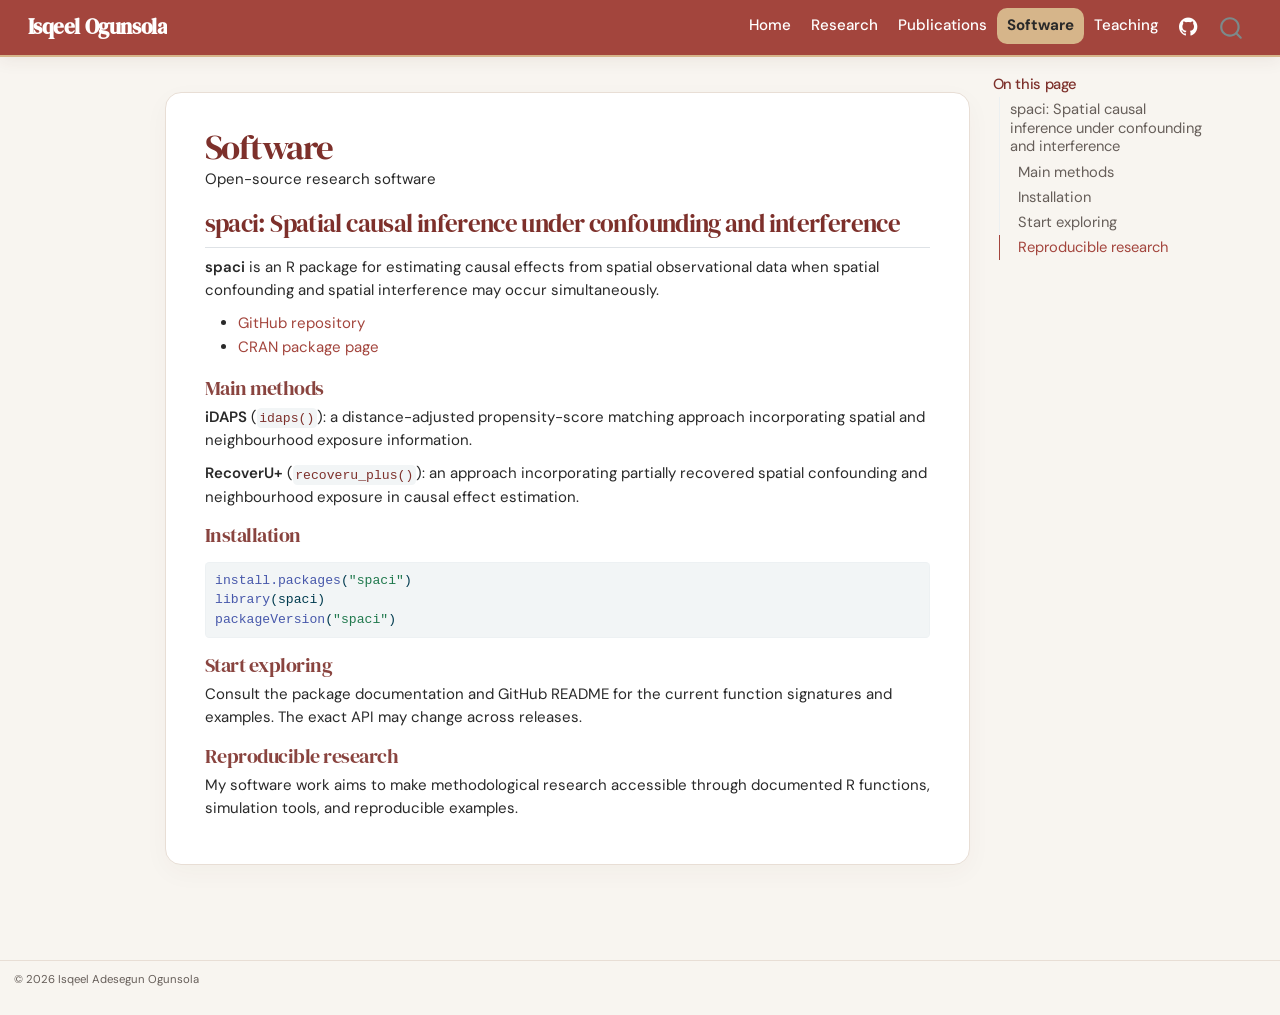
<file: software.html>
<!DOCTYPE html>
<html xmlns="http://www.w3.org/1999/xhtml" lang="en" xml:lang="en"><head>

<meta charset="utf-8">
<meta name="generator" content="quarto-1.9.36">

<meta name="viewport" content="width=device-width, initial-scale=1.0, user-scalable=yes">

<meta name="description" content="Open-source research software">

<title>Software – Isqeel A. Ogunsola</title>
<style>
/* Default styles provided by pandoc.
** See https://pandoc.org/MANUAL.html#variables-for-html for config info.
*/
code{white-space: pre-wrap;}
span.smallcaps{font-variant: small-caps;}
div.columns{display: flex; gap: min(4vw, 1.5em);}
div.column{flex: auto; overflow-x: auto;}
div.hanging-indent{margin-left: 1.5em; text-indent: -1.5em;}
ul.task-list{list-style: none;}
ul.task-list li input[type="checkbox"] {
  width: 0.8em;
  margin: 0 0.8em 0.2em -1em; /* quarto-specific, see https://github.com/quarto-dev/quarto-cli/issues/4556 */ 
  vertical-align: middle;
}
/* CSS for syntax highlighting */
html { -webkit-text-size-adjust: 100%; }
pre > code.sourceCode { white-space: pre; position: relative; }
pre > code.sourceCode > span { display: inline-block; line-height: 1.25; }
pre > code.sourceCode > span:empty { height: 1.2em; }
.sourceCode { overflow: visible; }
code.sourceCode > span { color: inherit; text-decoration: inherit; }
div.sourceCode { margin: 1em 0; }
pre.sourceCode { margin: 0; }
@media screen {
div.sourceCode { overflow: auto; }
}
@media print {
pre > code.sourceCode { white-space: pre-wrap; }
pre > code.sourceCode > span { text-indent: -5em; padding-left: 5em; }
}
pre.numberSource code
  { counter-reset: source-line 0; }
pre.numberSource code > span
  { position: relative; left: -4em; counter-increment: source-line; }
pre.numberSource code > span > a:first-child::before
  { content: counter(source-line);
    position: relative; left: -1em; text-align: right; vertical-align: baseline;
    border: none; display: inline-block;
    -webkit-touch-callout: none; -webkit-user-select: none;
    -khtml-user-select: none; -moz-user-select: none;
    -ms-user-select: none; user-select: none;
    padding: 0 4px; width: 4em;
  }
pre.numberSource { margin-left: 3em;  padding-left: 4px; }
div.sourceCode
  {   }
@media screen {
pre > code.sourceCode > span > a:first-child::before { text-decoration: underline; }
}
</style>


<script src="site_libs/quarto-nav/quarto-nav.js"></script>
<script src="site_libs/clipboard/clipboard.min.js"></script>
<script src="site_libs/quarto-search/autocomplete.umd.js"></script>
<script src="site_libs/quarto-search/fuse.min.js"></script>
<script src="site_libs/quarto-search/quarto-search.js"></script>
<meta name="quarto:offset" content="./">
<link href="./assets/favicon.svg" rel="icon" type="image/svg+xml">
<script src="site_libs/quarto-html/quarto.js" type="module"></script>
<script src="site_libs/quarto-html/tabsets/tabsets.js" type="module"></script>
<script src="site_libs/quarto-html/popper.min.js"></script>
<script src="site_libs/quarto-html/tippy.umd.min.js"></script>
<script src="site_libs/quarto-html/anchor.min.js"></script>
<link href="site_libs/quarto-html/tippy.css" rel="stylesheet">
<link href="site_libs/quarto-html/quarto-syntax-highlighting-845c23b38eaddc0f92fda52bfe77a8c8.css" rel="stylesheet" id="quarto-text-highlighting-styles">
<script src="site_libs/bootstrap/bootstrap.min.js"></script>
<link href="site_libs/bootstrap/bootstrap-icons.css" rel="stylesheet">
<link href="site_libs/bootstrap/bootstrap-8cdd60887994a5fa63dda95aa2a8272b.min.css" rel="stylesheet" append-hash="true" id="quarto-bootstrap" data-mode="light">
<script id="quarto-search-options" type="application/json">{
  "location": "navbar",
  "copy-button": false,
  "collapse-after": 3,
  "panel-placement": "end",
  "type": "overlay",
  "limit": 50,
  "keyboard-shortcut": [
    "f",
    "/",
    "s"
  ],
  "show-item-context": false,
  "language": {
    "search-no-results-text": "No results",
    "search-matching-documents-text": "matching documents",
    "search-copy-link-title": "Copy link to search",
    "search-hide-matches-text": "Hide additional matches",
    "search-more-match-text": "more match in this document",
    "search-more-matches-text": "more matches in this document",
    "search-clear-button-title": "Clear",
    "search-text-placeholder": "",
    "search-detached-cancel-button-title": "Cancel",
    "search-submit-button-title": "Submit",
    "search-label": "Search"
  }
}</script>
<style>html{ scroll-behavior: smooth; }</style>


<link rel="stylesheet" href="styles.css">
<meta property="og:title" content="Software – Isqeel A. Ogunsola">
<meta property="og:description" content="Open-source research software">
<meta property="og:site_name" content="Isqeel A. Ogunsola">
</head>

<body class="nav-fixed quarto-light">

<div id="quarto-search-results"></div>
  <header id="quarto-header" class="headroom fixed-top">
    <nav class="navbar navbar-expand-lg " data-bs-theme="dark">
      <div class="navbar-container container-fluid">
      <div class="navbar-brand-container mx-auto">
    <a class="navbar-brand" href="./index.html">
    <span class="navbar-title">Isqeel Ogunsola</span>
    </a>
  </div>
            <div id="quarto-search" class="" title="Search"></div>
          <button class="navbar-toggler" type="button" data-bs-toggle="collapse" data-bs-target="#navbarCollapse" aria-controls="navbarCollapse" role="menu" aria-expanded="false" aria-label="Toggle navigation" onclick="if (window.quartoToggleHeadroom) { window.quartoToggleHeadroom(); }">
  <span class="navbar-toggler-icon"></span>
</button>
          <div class="collapse navbar-collapse" id="navbarCollapse">
            <ul class="navbar-nav navbar-nav-scroll ms-auto">
  <li class="nav-item">
    <a class="nav-link" href="./index.html"> 
<span class="menu-text">Home</span></a>
  </li>  
  <li class="nav-item">
    <a class="nav-link" href="./research.html"> 
<span class="menu-text">Research</span></a>
  </li>  
  <li class="nav-item">
    <a class="nav-link" href="./publications.html"> 
<span class="menu-text">Publications</span></a>
  </li>  
  <li class="nav-item">
    <a class="nav-link active" href="./software.html" aria-current="page"> 
<span class="menu-text">Software</span></a>
  </li>  
  <li class="nav-item">
    <a class="nav-link" href="./teaching.html" target="_blank"> 
<span class="menu-text">Teaching</span></a>
  </li>  
  <li class="nav-item compact">
    <a class="nav-link" href="https://github.com/Ogunsolaia"> <i class="bi bi-github" role="img" aria-label="GitHub">
</i> 
<span class="menu-text"></span></a>
  </li>  
</ul>
          </div> <!-- /navcollapse -->
            <div class="quarto-navbar-tools">
</div>
      </div> <!-- /container-fluid -->
    </nav>
</header>
<!-- content -->
<div id="quarto-content" class="quarto-container page-columns page-rows-contents page-layout-article page-navbar">
<!-- sidebar -->
<!-- margin-sidebar -->
    <div id="quarto-margin-sidebar" class="sidebar margin-sidebar">
        <nav id="TOC" role="doc-toc" class="toc-active">
    <h2 id="toc-title">On this page</h2>
   
  <ul>
  <li><a href="#spaci-spatial-causal-inference-under-confounding-and-interference" id="toc-spaci-spatial-causal-inference-under-confounding-and-interference" class="nav-link active" data-scroll-target="#spaci-spatial-causal-inference-under-confounding-and-interference">spaci: Spatial causal inference under confounding and interference</a>
  <ul class="collapse">
  <li><a href="#main-methods" id="toc-main-methods" class="nav-link" data-scroll-target="#main-methods">Main methods</a></li>
  <li><a href="#installation" id="toc-installation" class="nav-link" data-scroll-target="#installation">Installation</a></li>
  <li><a href="#start-exploring" id="toc-start-exploring" class="nav-link" data-scroll-target="#start-exploring">Start exploring</a></li>
  <li><a href="#reproducible-research" id="toc-reproducible-research" class="nav-link" data-scroll-target="#reproducible-research">Reproducible research</a></li>
  </ul></li>
  </ul>
</nav>
    </div>
<!-- main -->
<main class="content" id="quarto-document-content">

<header id="title-block-header" class="quarto-title-block default">
<div class="quarto-title">
<h1 class="title">Software</h1>
</div>

<div>
  <div class="description">
    Open-source research software
  </div>
</div>


<div class="quarto-title-meta">

    
  
    
  </div>
  


</header>


<section id="spaci-spatial-causal-inference-under-confounding-and-interference" class="level2">
<h2 class="anchored" data-anchor-id="spaci-spatial-causal-inference-under-confounding-and-interference">spaci: Spatial causal inference under confounding and interference</h2>
<p><strong>spaci</strong> is an R package for estimating causal effects from spatial observational data when spatial confounding and spatial interference may occur simultaneously.</p>
<ul>
<li><a href="https://github.com/Ogunsolaia/spaci">GitHub repository</a></li>
<li><a href="https://cran.r-project.org/package=spaci">CRAN package page</a></li>
</ul>
<section id="main-methods" class="level3">
<h3 class="anchored" data-anchor-id="main-methods">Main methods</h3>
<p><strong>iDAPS</strong> (<code>idaps()</code>): a distance-adjusted propensity-score matching approach incorporating spatial and neighbourhood exposure information.</p>
<p><strong>RecoverU+</strong> (<code>recoveru_plus()</code>): an approach incorporating partially recovered spatial confounding and neighbourhood exposure in causal effect estimation.</p>
</section>
<section id="installation" class="level3">
<h3 class="anchored" data-anchor-id="installation">Installation</h3>
<div class="code-copy-outer-scaffold"><div class="sourceCode" id="cb1"><pre class="sourceCode r code-with-copy"><code class="sourceCode r"><span id="cb1-1"><a href="#cb1-1" aria-hidden="true" tabindex="-1"></a><span class="fu">install.packages</span>(<span class="st">"spaci"</span>)</span>
<span id="cb1-2"><a href="#cb1-2" aria-hidden="true" tabindex="-1"></a><span class="fu">library</span>(spaci)</span>
<span id="cb1-3"><a href="#cb1-3" aria-hidden="true" tabindex="-1"></a><span class="fu">packageVersion</span>(<span class="st">"spaci"</span>)</span></code></pre></div><button title="Copy to Clipboard" class="code-copy-button"><i class="bi"></i></button></div>
</section>
<section id="start-exploring" class="level3">
<h3 class="anchored" data-anchor-id="start-exploring">Start exploring</h3>
<p>Consult the package documentation and GitHub README for the current function signatures and examples. The exact API may change across releases.</p>
</section>
<section id="reproducible-research" class="level3">
<h3 class="anchored" data-anchor-id="reproducible-research">Reproducible research</h3>
<p>My software work aims to make methodological research accessible through documented R functions, simulation tools, and reproducible examples.</p>


</section>
</section>

</main> <!-- /main -->
<script id="quarto-html-after-body" type="application/javascript">
  window.document.addEventListener("DOMContentLoaded", function (event) {
    const icon = "";
    const anchorJS = new window.AnchorJS();
    anchorJS.options = {
      placement: 'right',
      icon: icon
    };
    anchorJS.add('.anchored');
    const isCodeAnnotation = (el) => {
      for (const clz of el.classList) {
        if (clz.startsWith('code-annotation-')) {                     
          return true;
        }
      }
      return false;
    }
    const onCopySuccess = function(e) {
      // button target
      const button = e.trigger;
      // don't keep focus
      button.blur();
      // flash "checked"
      button.classList.add('code-copy-button-checked');
      var currentTitle = button.getAttribute("title");
      button.setAttribute("title", "Copied!");
      let tooltip;
      if (window.bootstrap) {
        button.setAttribute("data-bs-toggle", "tooltip");
        button.setAttribute("data-bs-placement", "left");
        button.setAttribute("data-bs-title", "Copied!");
        tooltip = new bootstrap.Tooltip(button, 
          { trigger: "manual", 
            customClass: "code-copy-button-tooltip",
            offset: [0, -8]});
        tooltip.show();    
      }
      setTimeout(function() {
        if (tooltip) {
          tooltip.hide();
          button.removeAttribute("data-bs-title");
          button.removeAttribute("data-bs-toggle");
          button.removeAttribute("data-bs-placement");
        }
        button.setAttribute("title", currentTitle);
        button.classList.remove('code-copy-button-checked');
      }, 1000);
      // clear code selection
      e.clearSelection();
    }
    const getTextToCopy = function(trigger) {
      const outerScaffold = trigger.parentElement.cloneNode(true);
      const codeEl = outerScaffold.querySelector('code');
      for (const childEl of codeEl.children) {
        if (isCodeAnnotation(childEl)) {
          childEl.remove();
        }
      }
      return codeEl.innerText;
    }
    const clipboard = new window.ClipboardJS('.code-copy-button:not([data-in-quarto-modal])', {
      text: getTextToCopy
    });
    clipboard.on('success', onCopySuccess);
    if (window.document.getElementById('quarto-embedded-source-code-modal')) {
      const clipboardModal = new window.ClipboardJS('.code-copy-button[data-in-quarto-modal]', {
        text: getTextToCopy,
        container: window.document.getElementById('quarto-embedded-source-code-modal')
      });
      clipboardModal.on('success', onCopySuccess);
    }
      var localhostRegex = new RegExp(/^(?:http|https):\/\/localhost\:?[0-9]*\//);
      var mailtoRegex = new RegExp(/^mailto:/);
        var filterRegex = new RegExp("https:\/\/ogunsolaia\.github\.io");
      var isInternal = (href) => {
          return filterRegex.test(href) || localhostRegex.test(href) || mailtoRegex.test(href);
      }
      // Inspect non-navigation links and adorn them if external
     var links = window.document.querySelectorAll('a[href]:not(.nav-link):not(.navbar-brand):not(.toc-action):not(.sidebar-link):not(.sidebar-item-toggle):not(.pagination-link):not(.no-external):not([aria-hidden]):not(.dropdown-item):not(.quarto-navigation-tool):not(.about-link)');
      for (var i=0; i<links.length; i++) {
        const link = links[i];
        if (!isInternal(link.href)) {
          // undo the damage that might have been done by quarto-nav.js in the case of
          // links that we want to consider external
          if (link.dataset.originalHref !== undefined) {
            link.href = link.dataset.originalHref;
          }
            // target, if specified
            link.setAttribute("target", "_blank");
            if (link.getAttribute("rel") === null) {
              link.setAttribute("rel", "noopener");
            }
        }
      }
    function tippyHover(el, contentFn, onTriggerFn, onUntriggerFn) {
      const config = {
        allowHTML: true,
        maxWidth: 500,
        delay: 100,
        arrow: false,
        appendTo: function(el) {
            return el.parentElement;
        },
        interactive: true,
        interactiveBorder: 10,
        theme: 'quarto',
        placement: 'bottom-start',
      };
      if (contentFn) {
        config.content = contentFn;
      }
      if (onTriggerFn) {
        config.onTrigger = onTriggerFn;
      }
      if (onUntriggerFn) {
        config.onUntrigger = onUntriggerFn;
      }
      window.tippy(el, config); 
    }
    const noterefs = window.document.querySelectorAll('a[role="doc-noteref"]');
    for (var i=0; i<noterefs.length; i++) {
      const ref = noterefs[i];
      tippyHover(ref, function() {
        // use id or data attribute instead here
        let href = ref.getAttribute('data-footnote-href') || ref.getAttribute('href');
        try { href = new URL(href).hash; } catch {}
        const id = href.replace(/^#\/?/, "");
        const note = window.document.getElementById(id);
        if (note) {
          return note.innerHTML;
        } else {
          return "";
        }
      });
    }
    const xrefs = window.document.querySelectorAll('a.quarto-xref');
    const processXRef = (id, note) => {
      // Strip column container classes
      const stripColumnClz = (el) => {
        el.classList.remove("page-full", "page-columns");
        if (el.children) {
          for (const child of el.children) {
            stripColumnClz(child);
          }
        }
      }
      stripColumnClz(note)
      if (id === null || id.startsWith('sec-')) {
        // Special case sections, only their first couple elements
        const container = document.createElement("div");
        if (note.children && note.children.length > 2) {
          container.appendChild(note.children[0].cloneNode(true));
          for (let i = 1; i < note.children.length; i++) {
            const child = note.children[i];
            if (child.tagName === "P" && child.innerText === "") {
              continue;
            } else {
              container.appendChild(child.cloneNode(true));
              break;
            }
          }
          if (window.Quarto?.typesetMath) {
            window.Quarto.typesetMath(container);
          }
          return container.innerHTML
        } else {
          if (window.Quarto?.typesetMath) {
            window.Quarto.typesetMath(note);
          }
          return note.innerHTML;
        }
      } else {
        // Remove any anchor links if they are present
        const anchorLink = note.querySelector('a.anchorjs-link');
        if (anchorLink) {
          anchorLink.remove();
        }
        if (window.Quarto?.typesetMath) {
          window.Quarto.typesetMath(note);
        }
        if (note.classList.contains("callout")) {
          return note.outerHTML;
        } else {
          return note.innerHTML;
        }
      }
    }
    for (var i=0; i<xrefs.length; i++) {
      const xref = xrefs[i];
      tippyHover(xref, undefined, function(instance) {
        instance.disable();
        let url = xref.getAttribute('href');
        let hash = undefined; 
        if (url.startsWith('#')) {
          hash = url;
        } else {
          try { hash = new URL(url).hash; } catch {}
        }
        if (hash) {
          const id = hash.replace(/^#\/?/, "");
          const note = window.document.getElementById(id);
          if (note !== null) {
            try {
              const html = processXRef(id, note.cloneNode(true));
              instance.setContent(html);
            } finally {
              instance.enable();
              instance.show();
            }
          } else {
            // See if we can fetch this
            fetch(url.split('#')[0])
            .then(res => res.text())
            .then(html => {
              const parser = new DOMParser();
              const htmlDoc = parser.parseFromString(html, "text/html");
              const note = htmlDoc.getElementById(id);
              if (note !== null) {
                const html = processXRef(id, note);
                instance.setContent(html);
              } 
            }).finally(() => {
              instance.enable();
              instance.show();
            });
          }
        } else {
          // See if we can fetch a full url (with no hash to target)
          // This is a special case and we should probably do some content thinning / targeting
          fetch(url)
          .then(res => res.text())
          .then(html => {
            const parser = new DOMParser();
            const htmlDoc = parser.parseFromString(html, "text/html");
            const note = htmlDoc.querySelector('main.content');
            if (note !== null) {
              // This should only happen for chapter cross references
              // (since there is no id in the URL)
              // remove the first header
              if (note.children.length > 0 && note.children[0].tagName === "HEADER") {
                note.children[0].remove();
              }
              const html = processXRef(null, note);
              instance.setContent(html);
            } 
          }).finally(() => {
            instance.enable();
            instance.show();
          });
        }
      }, function(instance) {
      });
    }
        let selectedAnnoteEl;
        const selectorForAnnotation = ( cell, annotation) => {
          let cellAttr = 'data-code-cell="' + cell + '"';
          let lineAttr = 'data-code-annotation="' +  annotation + '"';
          const selector = 'span[' + cellAttr + '][' + lineAttr + ']';
          return selector;
        }
        const selectCodeLines = (annoteEl) => {
          const doc = window.document;
          const targetCell = annoteEl.getAttribute("data-target-cell");
          const targetAnnotation = annoteEl.getAttribute("data-target-annotation");
          const annoteSpan = window.document.querySelector(selectorForAnnotation(targetCell, targetAnnotation));
          const lines = annoteSpan.getAttribute("data-code-lines").split(",");
          const lineIds = lines.map((line) => {
            return targetCell + "-" + line;
          })
          let top = null;
          let height = null;
          let parent = null;
          if (lineIds.length > 0) {
              //compute the position of the single el (top and bottom and make a div)
              const el = window.document.getElementById(lineIds[0]);
              top = el.offsetTop;
              height = el.offsetHeight;
              parent = el.parentElement.parentElement;
            if (lineIds.length > 1) {
              const lastEl = window.document.getElementById(lineIds[lineIds.length - 1]);
              const bottom = lastEl.offsetTop + lastEl.offsetHeight;
              height = bottom - top;
            }
            if (top !== null && height !== null && parent !== null) {
              // cook up a div (if necessary) and position it 
              let div = window.document.getElementById("code-annotation-line-highlight");
              if (div === null) {
                div = window.document.createElement("div");
                div.setAttribute("id", "code-annotation-line-highlight");
                div.style.position = 'absolute';
                parent.appendChild(div);
              }
              div.style.top = top - 2 + "px";
              div.style.height = height + 4 + "px";
              div.style.left = 0;
              let gutterDiv = window.document.getElementById("code-annotation-line-highlight-gutter");
              if (gutterDiv === null) {
                gutterDiv = window.document.createElement("div");
                gutterDiv.setAttribute("id", "code-annotation-line-highlight-gutter");
                gutterDiv.style.position = 'absolute';
                const codeCell = window.document.getElementById(targetCell);
                const gutter = codeCell.querySelector('.code-annotation-gutter');
                gutter.appendChild(gutterDiv);
              }
              gutterDiv.style.top = top - 2 + "px";
              gutterDiv.style.height = height + 4 + "px";
            }
            selectedAnnoteEl = annoteEl;
          }
        };
        const unselectCodeLines = () => {
          const elementsIds = ["code-annotation-line-highlight", "code-annotation-line-highlight-gutter"];
          elementsIds.forEach((elId) => {
            const div = window.document.getElementById(elId);
            if (div) {
              div.remove();
            }
          });
          selectedAnnoteEl = undefined;
        };
          // Handle positioning of the toggle
      window.addEventListener(
        "resize",
        throttle(() => {
          elRect = undefined;
          if (selectedAnnoteEl) {
            selectCodeLines(selectedAnnoteEl);
          }
        }, 10)
      );
      function throttle(fn, ms) {
      let throttle = false;
      let timer;
        return (...args) => {
          if(!throttle) { // first call gets through
              fn.apply(this, args);
              throttle = true;
          } else { // all the others get throttled
              if(timer) clearTimeout(timer); // cancel #2
              timer = setTimeout(() => {
                fn.apply(this, args);
                timer = throttle = false;
              }, ms);
          }
        };
      }
        // Attach click handler to the DT
        const annoteDls = window.document.querySelectorAll('dt[data-target-cell]');
        for (const annoteDlNode of annoteDls) {
          annoteDlNode.addEventListener('click', (event) => {
            const clickedEl = event.target;
            if (clickedEl !== selectedAnnoteEl) {
              unselectCodeLines();
              const activeEl = window.document.querySelector('dt[data-target-cell].code-annotation-active');
              if (activeEl) {
                activeEl.classList.remove('code-annotation-active');
              }
              selectCodeLines(clickedEl);
              clickedEl.classList.add('code-annotation-active');
            } else {
              // Unselect the line
              unselectCodeLines();
              clickedEl.classList.remove('code-annotation-active');
            }
          });
        }
    const findCites = (el) => {
      const parentEl = el.parentElement;
      if (parentEl) {
        const cites = parentEl.dataset.cites;
        if (cites) {
          return {
            el,
            cites: cites.split(' ')
          };
        } else {
          return findCites(el.parentElement)
        }
      } else {
        return undefined;
      }
    };
    var bibliorefs = window.document.querySelectorAll('a[role="doc-biblioref"]');
    for (var i=0; i<bibliorefs.length; i++) {
      const ref = bibliorefs[i];
      const citeInfo = findCites(ref);
      if (citeInfo) {
        tippyHover(citeInfo.el, function() {
          var popup = window.document.createElement('div');
          citeInfo.cites.forEach(function(cite) {
            var citeDiv = window.document.createElement('div');
            citeDiv.classList.add('hanging-indent');
            citeDiv.classList.add('csl-entry');
            var biblioDiv = window.document.getElementById('ref-' + cite);
            if (biblioDiv) {
              citeDiv.innerHTML = biblioDiv.innerHTML;
            }
            popup.appendChild(citeDiv);
          });
          return popup.innerHTML;
        });
      }
    }
  });
  </script>
</div> <!-- /content -->
<footer class="footer">
  <div class="nav-footer">
    <div class="nav-footer-left">
<p>© 2026 Isqeel Adesegun Ogunsola</p>
</div>   
    <div class="nav-footer-center">
      &nbsp;
    </div>
    <div class="nav-footer-right">
      &nbsp;
    </div>
  </div>
</footer>




<script src="site_libs/quarto-html/zenscroll-min.js"></script>
</body></html>
</file>
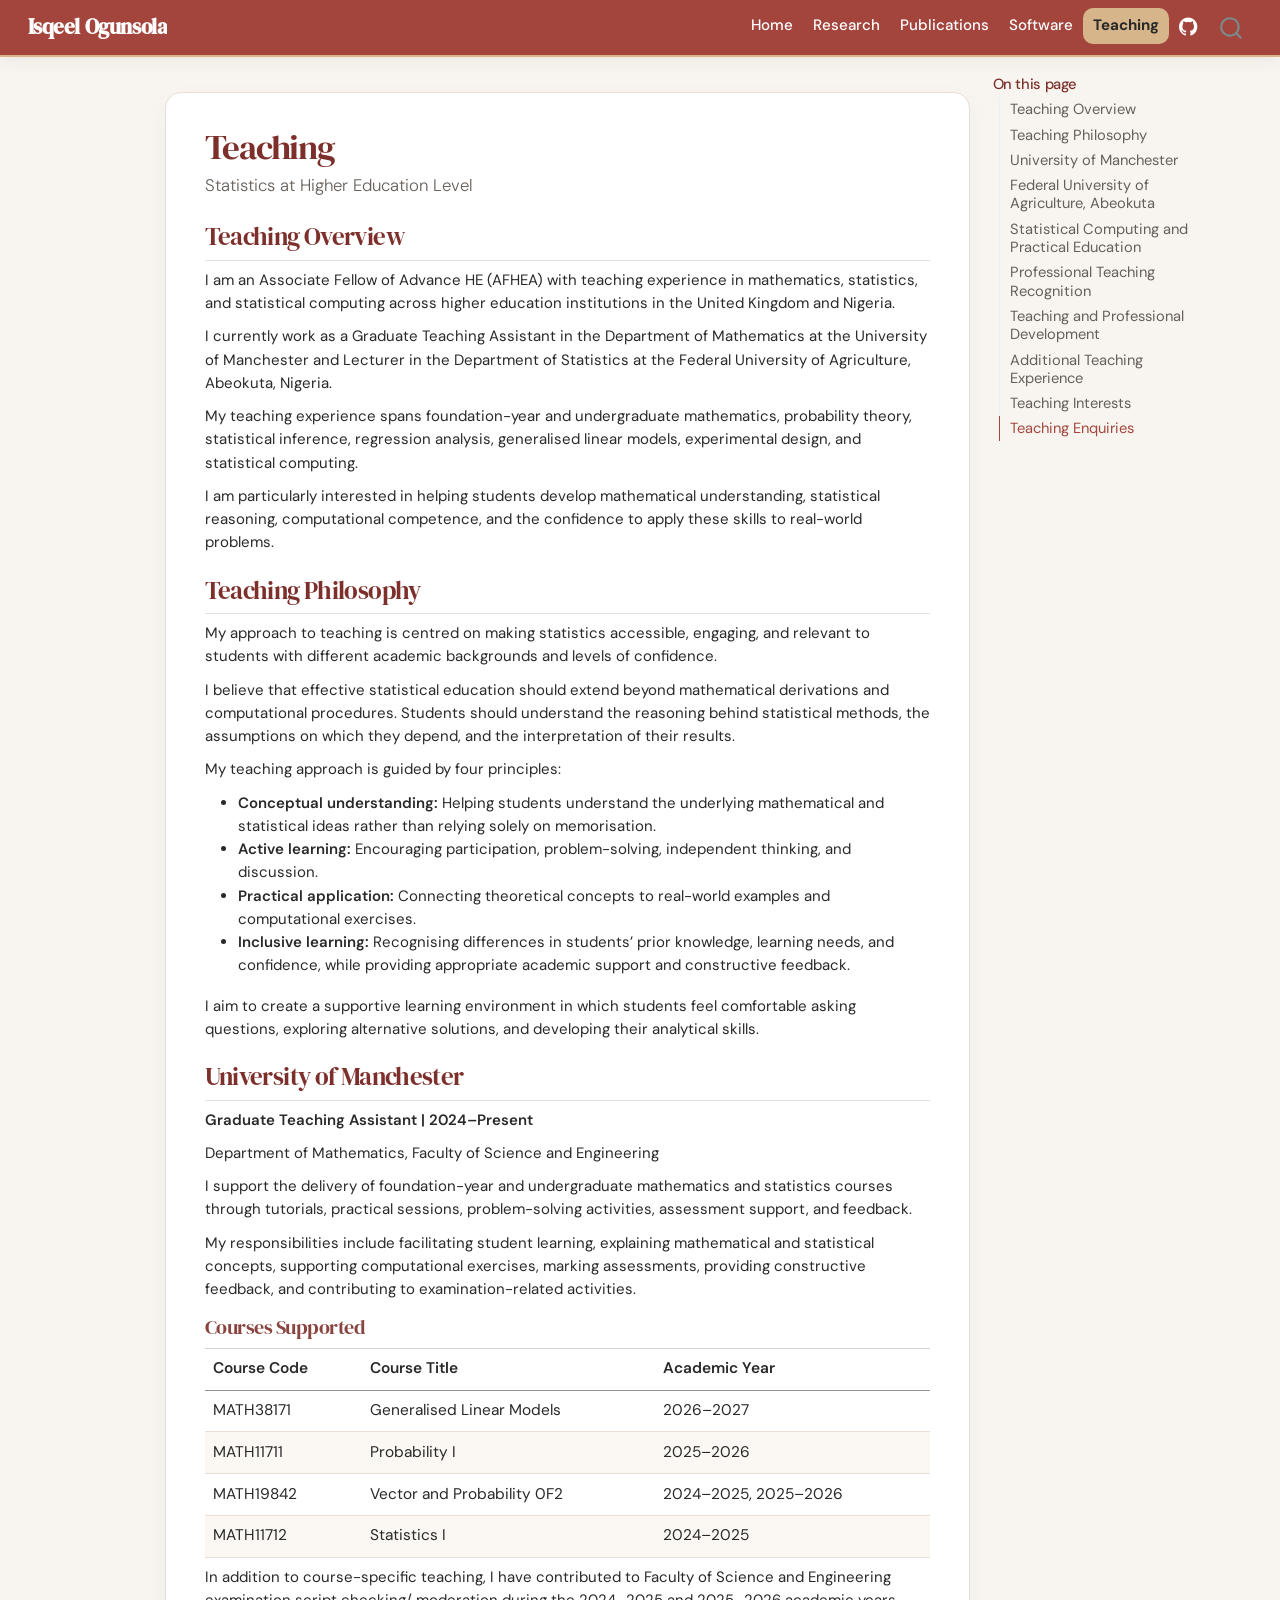
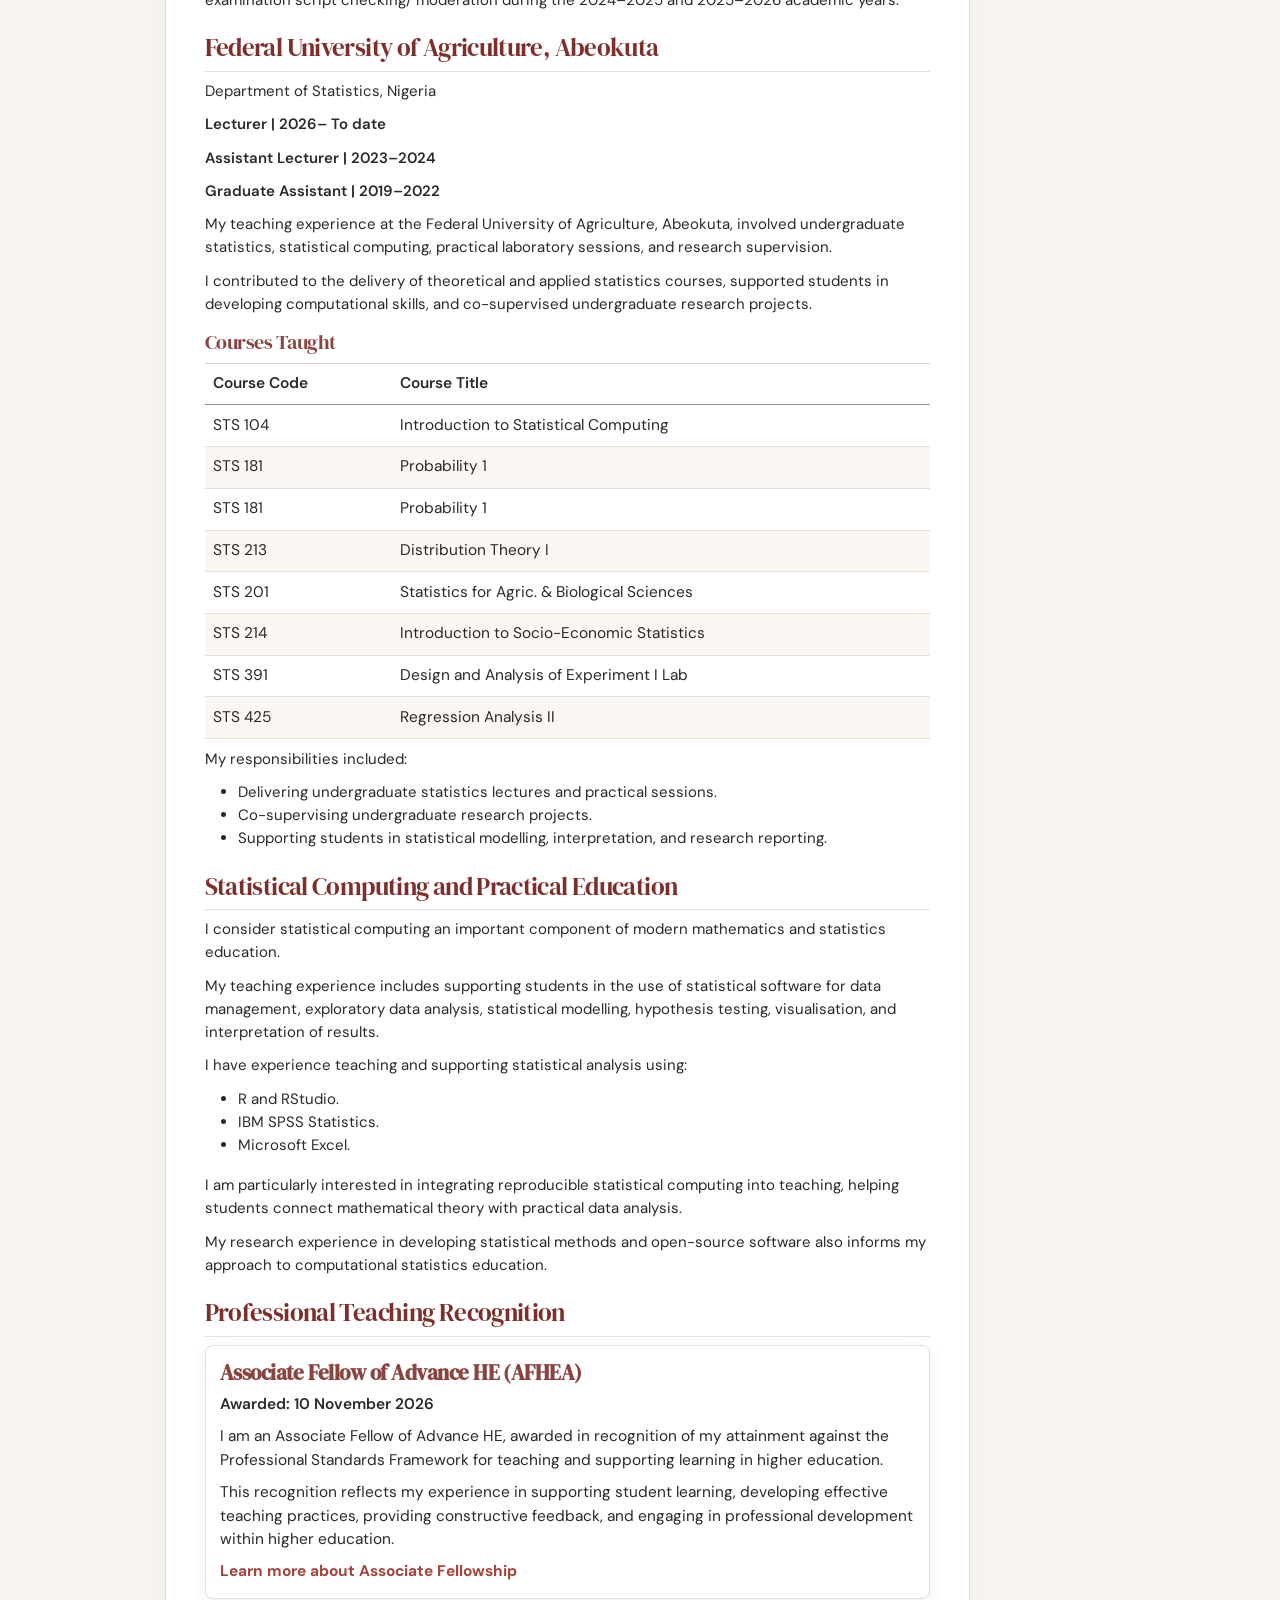
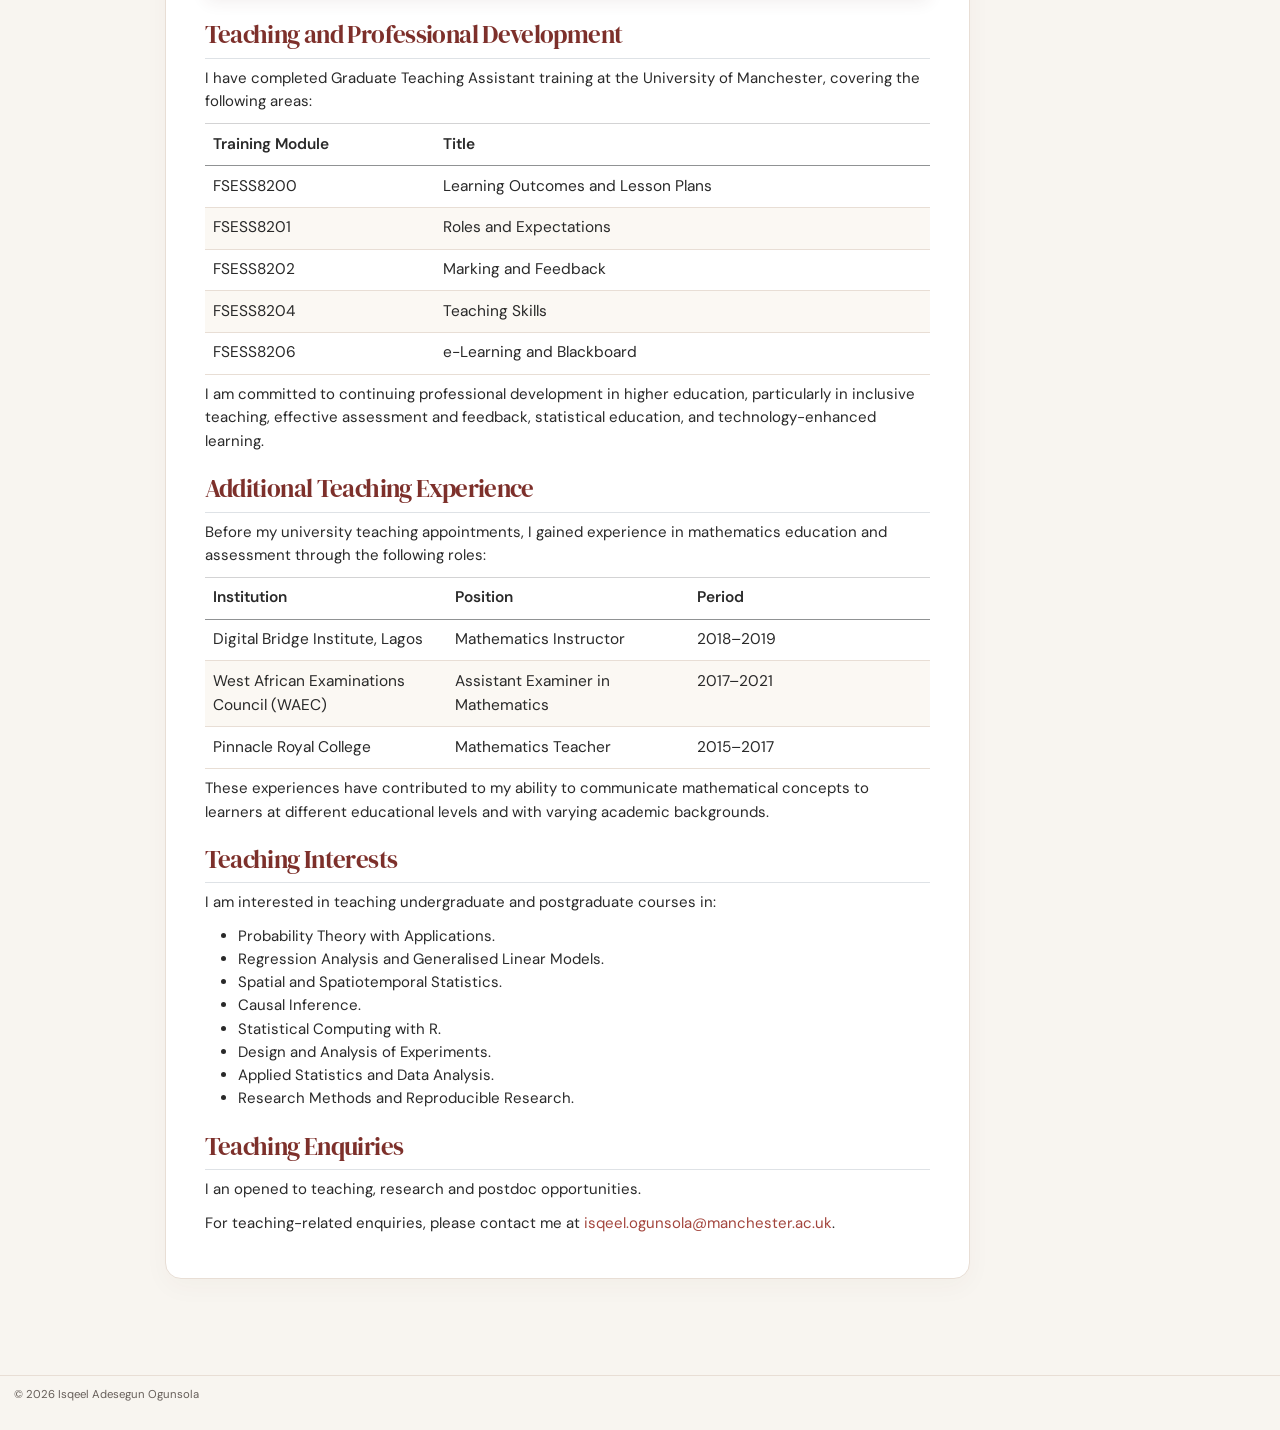
<file: teaching.html>
<!DOCTYPE html>
<html xmlns="http://www.w3.org/1999/xhtml" lang="en" xml:lang="en"><head>

<meta charset="utf-8">
<meta name="generator" content="quarto-1.9.36">

<meta name="viewport" content="width=device-width, initial-scale=1.0, user-scalable=yes">


<title>Teaching – Isqeel A. Ogunsola</title>
<style>
/* Default styles provided by pandoc.
** See https://pandoc.org/MANUAL.html#variables-for-html for config info.
*/
code{white-space: pre-wrap;}
span.smallcaps{font-variant: small-caps;}
div.columns{display: flex; gap: min(4vw, 1.5em);}
div.column{flex: auto; overflow-x: auto;}
div.hanging-indent{margin-left: 1.5em; text-indent: -1.5em;}
ul.task-list{list-style: none;}
ul.task-list li input[type="checkbox"] {
  width: 0.8em;
  margin: 0 0.8em 0.2em -1em; /* quarto-specific, see https://github.com/quarto-dev/quarto-cli/issues/4556 */ 
  vertical-align: middle;
}
</style>


<script src="site_libs/quarto-nav/quarto-nav.js"></script>
<script src="site_libs/clipboard/clipboard.min.js"></script>
<script src="site_libs/quarto-search/autocomplete.umd.js"></script>
<script src="site_libs/quarto-search/fuse.min.js"></script>
<script src="site_libs/quarto-search/quarto-search.js"></script>
<meta name="quarto:offset" content="./">
<link href="./assets/favicon.svg" rel="icon" type="image/svg+xml">
<script src="site_libs/quarto-html/quarto.js" type="module"></script>
<script src="site_libs/quarto-html/tabsets/tabsets.js" type="module"></script>
<script src="site_libs/quarto-html/popper.min.js"></script>
<script src="site_libs/quarto-html/tippy.umd.min.js"></script>
<script src="site_libs/quarto-html/anchor.min.js"></script>
<link href="site_libs/quarto-html/tippy.css" rel="stylesheet">
<link href="site_libs/quarto-html/quarto-syntax-highlighting-845c23b38eaddc0f92fda52bfe77a8c8.css" rel="stylesheet" id="quarto-text-highlighting-styles">
<script src="site_libs/bootstrap/bootstrap.min.js"></script>
<link href="site_libs/bootstrap/bootstrap-icons.css" rel="stylesheet">
<link href="site_libs/bootstrap/bootstrap-8cdd60887994a5fa63dda95aa2a8272b.min.css" rel="stylesheet" append-hash="true" id="quarto-bootstrap" data-mode="light">
<script id="quarto-search-options" type="application/json">{
  "location": "navbar",
  "copy-button": false,
  "collapse-after": 3,
  "panel-placement": "end",
  "type": "overlay",
  "limit": 50,
  "keyboard-shortcut": [
    "f",
    "/",
    "s"
  ],
  "show-item-context": false,
  "language": {
    "search-no-results-text": "No results",
    "search-matching-documents-text": "matching documents",
    "search-copy-link-title": "Copy link to search",
    "search-hide-matches-text": "Hide additional matches",
    "search-more-match-text": "more match in this document",
    "search-more-matches-text": "more matches in this document",
    "search-clear-button-title": "Clear",
    "search-text-placeholder": "",
    "search-detached-cancel-button-title": "Cancel",
    "search-submit-button-title": "Submit",
    "search-label": "Search"
  }
}</script>
<style>html{ scroll-behavior: smooth; }</style>


<link rel="stylesheet" href="styles.css">
<meta property="og:title" content="Teaching – Isqeel A. Ogunsola">
<meta property="og:description" content="Statistics at Higher Education Level">
<meta property="og:site_name" content="Isqeel A. Ogunsola">
</head>

<body class="nav-fixed quarto-light">

<div id="quarto-search-results"></div>
  <header id="quarto-header" class="headroom fixed-top">
    <nav class="navbar navbar-expand-lg " data-bs-theme="dark">
      <div class="navbar-container container-fluid">
      <div class="navbar-brand-container mx-auto">
    <a class="navbar-brand" href="./index.html">
    <span class="navbar-title">Isqeel Ogunsola</span>
    </a>
  </div>
            <div id="quarto-search" class="" title="Search"></div>
          <button class="navbar-toggler" type="button" data-bs-toggle="collapse" data-bs-target="#navbarCollapse" aria-controls="navbarCollapse" role="menu" aria-expanded="false" aria-label="Toggle navigation" onclick="if (window.quartoToggleHeadroom) { window.quartoToggleHeadroom(); }">
  <span class="navbar-toggler-icon"></span>
</button>
          <div class="collapse navbar-collapse" id="navbarCollapse">
            <ul class="navbar-nav navbar-nav-scroll ms-auto">
  <li class="nav-item">
    <a class="nav-link" href="./index.html"> 
<span class="menu-text">Home</span></a>
  </li>  
  <li class="nav-item">
    <a class="nav-link" href="./research.html"> 
<span class="menu-text">Research</span></a>
  </li>  
  <li class="nav-item">
    <a class="nav-link" href="./publications.html"> 
<span class="menu-text">Publications</span></a>
  </li>  
  <li class="nav-item">
    <a class="nav-link" href="./software.html"> 
<span class="menu-text">Software</span></a>
  </li>  
  <li class="nav-item">
    <a class="nav-link active" href="./teaching.html" target="_blank" aria-current="page"> 
<span class="menu-text">Teaching</span></a>
  </li>  
  <li class="nav-item compact">
    <a class="nav-link" href="https://github.com/Ogunsolaia"> <i class="bi bi-github" role="img" aria-label="GitHub">
</i> 
<span class="menu-text"></span></a>
  </li>  
</ul>
          </div> <!-- /navcollapse -->
            <div class="quarto-navbar-tools">
</div>
      </div> <!-- /container-fluid -->
    </nav>
</header>
<!-- content -->
<div id="quarto-content" class="quarto-container page-columns page-rows-contents page-layout-article page-navbar">
<!-- sidebar -->
<!-- margin-sidebar -->
    <div id="quarto-margin-sidebar" class="sidebar margin-sidebar">
        <nav id="TOC" role="doc-toc" class="toc-active">
    <h2 id="toc-title">On this page</h2>
   
  <ul class="collapse">
  <li><a href="#teaching-overview" id="toc-teaching-overview" class="nav-link active" data-scroll-target="#teaching-overview">Teaching Overview</a></li>
  <li><a href="#teaching-philosophy" id="toc-teaching-philosophy" class="nav-link" data-scroll-target="#teaching-philosophy">Teaching Philosophy</a></li>
  <li><a href="#university-of-manchester" id="toc-university-of-manchester" class="nav-link" data-scroll-target="#university-of-manchester">University of Manchester</a></li>
  <li><a href="#federal-university-of-agriculture-abeokuta" id="toc-federal-university-of-agriculture-abeokuta" class="nav-link" data-scroll-target="#federal-university-of-agriculture-abeokuta">Federal University of Agriculture, Abeokuta</a></li>
  <li><a href="#statistical-computing-and-practical-education" id="toc-statistical-computing-and-practical-education" class="nav-link" data-scroll-target="#statistical-computing-and-practical-education">Statistical Computing and Practical Education</a></li>
  <li><a href="#professional-teaching-recognition" id="toc-professional-teaching-recognition" class="nav-link" data-scroll-target="#professional-teaching-recognition">Professional Teaching Recognition</a></li>
  <li><a href="#teaching-and-professional-development" id="toc-teaching-and-professional-development" class="nav-link" data-scroll-target="#teaching-and-professional-development">Teaching and Professional Development</a></li>
  <li><a href="#additional-teaching-experience" id="toc-additional-teaching-experience" class="nav-link" data-scroll-target="#additional-teaching-experience">Additional Teaching Experience</a></li>
  <li><a href="#teaching-interests" id="toc-teaching-interests" class="nav-link" data-scroll-target="#teaching-interests">Teaching Interests</a></li>
  <li><a href="#teaching-enquiries" id="toc-teaching-enquiries" class="nav-link" data-scroll-target="#teaching-enquiries">Teaching Enquiries</a></li>
  </ul>
</nav>
    </div>
<!-- main -->
<main class="content" id="quarto-document-content">

<header id="title-block-header" class="quarto-title-block default">
<div class="quarto-title">
<h1 class="title">Teaching</h1>
<p class="subtitle lead">Statistics at Higher Education Level</p>
</div>



<div class="quarto-title-meta">

    
  
    
  </div>
  


</header>


<section id="teaching-overview" class="level2">
<h2 class="anchored" data-anchor-id="teaching-overview">Teaching Overview</h2>
<p>I am an Associate Fellow of Advance HE (AFHEA) with teaching experience in mathematics, statistics, and statistical computing across higher education institutions in the United Kingdom and Nigeria.</p>
<p>I currently work as a Graduate Teaching Assistant in the Department of Mathematics at the University of Manchester and Lecturer in the Department of Statistics at the Federal University of Agriculture, Abeokuta, Nigeria.</p>
<p>My teaching experience spans foundation-year and undergraduate mathematics, probability theory, statistical inference, regression analysis, generalised linear models, experimental design, and statistical computing.</p>
<p>I am particularly interested in helping students develop mathematical understanding, statistical reasoning, computational competence, and the confidence to apply these skills to real-world problems.</p>
</section>
<section id="teaching-philosophy" class="level2">
<h2 class="anchored" data-anchor-id="teaching-philosophy">Teaching Philosophy</h2>
<p>My approach to teaching is centred on making statistics accessible, engaging, and relevant to students with different academic backgrounds and levels of confidence.</p>
<p>I believe that effective statistical education should extend beyond mathematical derivations and computational procedures. Students should understand the reasoning behind statistical methods, the assumptions on which they depend, and the interpretation of their results.</p>
<p>My teaching approach is guided by four principles:</p>
<ul>
<li><strong>Conceptual understanding:</strong> Helping students understand the underlying mathematical and statistical ideas rather than relying solely on memorisation.</li>
<li><strong>Active learning:</strong> Encouraging participation, problem-solving, independent thinking, and discussion.</li>
<li><strong>Practical application:</strong> Connecting theoretical concepts to real-world examples and computational exercises.</li>
<li><strong>Inclusive learning:</strong> Recognising differences in students’ prior knowledge, learning needs, and confidence, while providing appropriate academic support and constructive feedback.</li>
</ul>
<p>I aim to create a supportive learning environment in which students feel comfortable asking questions, exploring alternative solutions, and developing their analytical skills.</p>
</section>
<section id="university-of-manchester" class="level2">
<h2 class="anchored" data-anchor-id="university-of-manchester">University of Manchester</h2>
<p><strong>Graduate Teaching Assistant | 2024–Present</strong></p>
<p>Department of Mathematics, Faculty of Science and Engineering</p>
<p>I support the delivery of foundation-year and undergraduate mathematics and statistics courses through tutorials, practical sessions, problem-solving activities, assessment support, and feedback.</p>
<p>My responsibilities include facilitating student learning, explaining mathematical and statistical concepts, supporting computational exercises, marking assessments, providing constructive feedback, and contributing to examination-related activities.</p>
<section id="courses-supported" class="level3">
<h3 class="anchored" data-anchor-id="courses-supported">Courses Supported</h3>
<table class="caption-top table">
<thead>
<tr class="header">
<th style="text-align: left;">Course Code</th>
<th style="text-align: left;">Course Title</th>
<th style="text-align: left;">Academic Year</th>
</tr>
</thead>
<tbody>
<tr class="odd">
<td style="text-align: left;">MATH38171</td>
<td style="text-align: left;">Generalised Linear Models</td>
<td style="text-align: left;">2026–2027</td>
</tr>
<tr class="even">
<td style="text-align: left;">MATH11711</td>
<td style="text-align: left;">Probability I</td>
<td style="text-align: left;">2025–2026</td>
</tr>
<tr class="odd">
<td style="text-align: left;">MATH19842</td>
<td style="text-align: left;">Vector and Probability 0F2</td>
<td style="text-align: left;">2024–2025, 2025–2026</td>
</tr>
<tr class="even">
<td style="text-align: left;">MATH11712</td>
<td style="text-align: left;">Statistics I</td>
<td style="text-align: left;">2024–2025</td>
</tr>
</tbody>
</table>
<p>In addition to course-specific teaching, I have contributed to Faculty of Science and Engineering examination script checking/ moderation during the 2024–2025 and 2025–2026 academic years.</p>
</section>
</section>
<section id="federal-university-of-agriculture-abeokuta" class="level2">
<h2 class="anchored" data-anchor-id="federal-university-of-agriculture-abeokuta">Federal University of Agriculture, Abeokuta</h2>
<p>Department of Statistics, Nigeria</p>
<p><strong>Lecturer | 2026– To date</strong></p>
<p><strong>Assistant Lecturer | 2023–2024</strong></p>
<p><strong>Graduate Assistant | 2019–2022</strong></p>
<p>My teaching experience at the Federal University of Agriculture, Abeokuta, involved undergraduate statistics, statistical computing, practical laboratory sessions, and research supervision.</p>
<p>I contributed to the delivery of theoretical and applied statistics courses, supported students in developing computational skills, and co-supervised undergraduate research projects.</p>
<section id="courses-taught" class="level3">
<h3 class="anchored" data-anchor-id="courses-taught">Courses Taught</h3>
<table class="caption-top table">
<thead>
<tr class="header">
<th style="text-align: left;">Course Code</th>
<th style="text-align: left;">Course Title</th>
</tr>
</thead>
<tbody>
<tr class="odd">
<td style="text-align: left;">STS 104</td>
<td style="text-align: left;">Introduction to Statistical Computing</td>
</tr>
<tr class="even">
<td style="text-align: left;">STS 181</td>
<td style="text-align: left;">Probability 1</td>
</tr>
<tr class="odd">
<td style="text-align: left;">STS 181</td>
<td style="text-align: left;">Probability 1</td>
</tr>
<tr class="even">
<td style="text-align: left;">STS 213</td>
<td style="text-align: left;">Distribution Theory I</td>
</tr>
<tr class="odd">
<td style="text-align: left;">STS 201</td>
<td style="text-align: left;">Statistics for Agric. &amp; Biological Sciences</td>
</tr>
<tr class="even">
<td style="text-align: left;">STS 214</td>
<td style="text-align: left;">Introduction to Socio-Economic Statistics</td>
</tr>
<tr class="odd">
<td style="text-align: left;">STS 391</td>
<td style="text-align: left;">Design and Analysis of Experiment I Lab</td>
</tr>
<tr class="even">
<td style="text-align: left;">STS 425</td>
<td style="text-align: left;">Regression Analysis II</td>
</tr>
</tbody>
</table>
<p>My responsibilities included:</p>
<ul>
<li>Delivering undergraduate statistics lectures and practical sessions.</li>
<li>Co-supervising undergraduate research projects.</li>
<li>Supporting students in statistical modelling, interpretation, and research reporting.</li>
</ul>
</section>
</section>
<section id="statistical-computing-and-practical-education" class="level2">
<h2 class="anchored" data-anchor-id="statistical-computing-and-practical-education">Statistical Computing and Practical Education</h2>
<p>I consider statistical computing an important component of modern mathematics and statistics education.</p>
<p>My teaching experience includes supporting students in the use of statistical software for data management, exploratory data analysis, statistical modelling, hypothesis testing, visualisation, and interpretation of results.</p>
<p>I have experience teaching and supporting statistical analysis using:</p>
<ul>
<li>R and RStudio.</li>
<li>IBM SPSS Statistics.</li>
<li>Microsoft Excel.</li>
</ul>
<p>I am particularly interested in integrating reproducible statistical computing into teaching, helping students connect mathematical theory with practical data analysis.</p>
<p>My research experience in developing statistical methods and open-source software also informs my approach to computational statistics education.</p>
</section>
<section id="professional-teaching-recognition" class="level2">
<h2 class="anchored" data-anchor-id="professional-teaching-recognition">Professional Teaching Recognition</h2>
<section id="associate-fellow-of-advance-he-afhea" class="level3 feature-card">
<h3 class="anchored" data-anchor-id="associate-fellow-of-advance-he-afhea">Associate Fellow of Advance HE (AFHEA)</h3>
<p><strong>Awarded: 10 November 2026</strong></p>
<p>I am an Associate Fellow of Advance HE, awarded in recognition of my attainment against the Professional Standards Framework for teaching and supporting learning in higher education.</p>
<p>This recognition reflects my experience in supporting student learning, developing effective teaching practices, providing constructive feedback, and engaging in professional development within higher education.</p>
<p><a href="https://www.advance-he.ac.uk/fellowship/associate-fellowship">Learn more about Associate Fellowship</a></p>
</section>
</section>
<section id="teaching-and-professional-development" class="level2">
<h2 class="anchored" data-anchor-id="teaching-and-professional-development">Teaching and Professional Development</h2>
<p>I have completed Graduate Teaching Assistant training at the University of Manchester, covering the following areas:</p>
<table class="caption-top table">
<thead>
<tr class="header">
<th style="text-align: left;">Training Module</th>
<th style="text-align: left;">Title</th>
</tr>
</thead>
<tbody>
<tr class="odd">
<td style="text-align: left;">FSESS8200</td>
<td style="text-align: left;">Learning Outcomes and Lesson Plans</td>
</tr>
<tr class="even">
<td style="text-align: left;">FSESS8201</td>
<td style="text-align: left;">Roles and Expectations</td>
</tr>
<tr class="odd">
<td style="text-align: left;">FSESS8202</td>
<td style="text-align: left;">Marking and Feedback</td>
</tr>
<tr class="even">
<td style="text-align: left;">FSESS8204</td>
<td style="text-align: left;">Teaching Skills</td>
</tr>
<tr class="odd">
<td style="text-align: left;">FSESS8206</td>
<td style="text-align: left;">e-Learning and Blackboard</td>
</tr>
</tbody>
</table>
<p>I am committed to continuing professional development in higher education, particularly in inclusive teaching, effective assessment and feedback, statistical education, and technology-enhanced learning.</p>
</section>
<section id="additional-teaching-experience" class="level2">
<h2 class="anchored" data-anchor-id="additional-teaching-experience">Additional Teaching Experience</h2>
<p>Before my university teaching appointments, I gained experience in mathematics education and assessment through the following roles:</p>
<table class="caption-top table">
<colgroup>
<col style="width: 33%">
<col style="width: 33%">
<col style="width: 33%">
</colgroup>
<thead>
<tr class="header">
<th style="text-align: left;">Institution</th>
<th style="text-align: left;">Position</th>
<th style="text-align: left;">Period</th>
</tr>
</thead>
<tbody>
<tr class="odd">
<td style="text-align: left;">Digital Bridge Institute, Lagos</td>
<td style="text-align: left;">Mathematics Instructor</td>
<td style="text-align: left;">2018–2019</td>
</tr>
<tr class="even">
<td style="text-align: left;">West African Examinations Council (WAEC)</td>
<td style="text-align: left;">Assistant Examiner in Mathematics</td>
<td style="text-align: left;">2017–2021</td>
</tr>
<tr class="odd">
<td style="text-align: left;">Pinnacle Royal College</td>
<td style="text-align: left;">Mathematics Teacher</td>
<td style="text-align: left;">2015–2017</td>
</tr>
</tbody>
</table>
<p>These experiences have contributed to my ability to communicate mathematical concepts to learners at different educational levels and with varying academic backgrounds.</p>
</section>
<section id="teaching-interests" class="level2">
<h2 class="anchored" data-anchor-id="teaching-interests">Teaching Interests</h2>
<p>I am interested in teaching undergraduate and postgraduate courses in:</p>
<ul>
<li>Probability Theory with Applications.</li>
<li>Regression Analysis and Generalised Linear Models.</li>
<li>Spatial and Spatiotemporal Statistics.</li>
<li>Causal Inference.</li>
<li>Statistical Computing with R.</li>
<li>Design and Analysis of Experiments.</li>
<li>Applied Statistics and Data Analysis.</li>
<li>Research Methods and Reproducible Research.</li>
</ul>
</section>
<section id="teaching-enquiries" class="level2">
<h2 class="anchored" data-anchor-id="teaching-enquiries">Teaching Enquiries</h2>
<p>I an opened to teaching, research and postdoc opportunities.</p>
<p>For teaching-related enquiries, please contact me at <a href="mailto:isqeel.ogunsola@manchester.ac.uk">isqeel.ogunsola@manchester.ac.uk</a>.</p>


</section>

</main> <!-- /main -->
<script id="quarto-html-after-body" type="application/javascript">
  window.document.addEventListener("DOMContentLoaded", function (event) {
    const icon = "";
    const anchorJS = new window.AnchorJS();
    anchorJS.options = {
      placement: 'right',
      icon: icon
    };
    anchorJS.add('.anchored');
    const isCodeAnnotation = (el) => {
      for (const clz of el.classList) {
        if (clz.startsWith('code-annotation-')) {                     
          return true;
        }
      }
      return false;
    }
    const onCopySuccess = function(e) {
      // button target
      const button = e.trigger;
      // don't keep focus
      button.blur();
      // flash "checked"
      button.classList.add('code-copy-button-checked');
      var currentTitle = button.getAttribute("title");
      button.setAttribute("title", "Copied!");
      let tooltip;
      if (window.bootstrap) {
        button.setAttribute("data-bs-toggle", "tooltip");
        button.setAttribute("data-bs-placement", "left");
        button.setAttribute("data-bs-title", "Copied!");
        tooltip = new bootstrap.Tooltip(button, 
          { trigger: "manual", 
            customClass: "code-copy-button-tooltip",
            offset: [0, -8]});
        tooltip.show();    
      }
      setTimeout(function() {
        if (tooltip) {
          tooltip.hide();
          button.removeAttribute("data-bs-title");
          button.removeAttribute("data-bs-toggle");
          button.removeAttribute("data-bs-placement");
        }
        button.setAttribute("title", currentTitle);
        button.classList.remove('code-copy-button-checked');
      }, 1000);
      // clear code selection
      e.clearSelection();
    }
    const getTextToCopy = function(trigger) {
      const outerScaffold = trigger.parentElement.cloneNode(true);
      const codeEl = outerScaffold.querySelector('code');
      for (const childEl of codeEl.children) {
        if (isCodeAnnotation(childEl)) {
          childEl.remove();
        }
      }
      return codeEl.innerText;
    }
    const clipboard = new window.ClipboardJS('.code-copy-button:not([data-in-quarto-modal])', {
      text: getTextToCopy
    });
    clipboard.on('success', onCopySuccess);
    if (window.document.getElementById('quarto-embedded-source-code-modal')) {
      const clipboardModal = new window.ClipboardJS('.code-copy-button[data-in-quarto-modal]', {
        text: getTextToCopy,
        container: window.document.getElementById('quarto-embedded-source-code-modal')
      });
      clipboardModal.on('success', onCopySuccess);
    }
      var localhostRegex = new RegExp(/^(?:http|https):\/\/localhost\:?[0-9]*\//);
      var mailtoRegex = new RegExp(/^mailto:/);
        var filterRegex = new RegExp("https:\/\/ogunsolaia\.github\.io");
      var isInternal = (href) => {
          return filterRegex.test(href) || localhostRegex.test(href) || mailtoRegex.test(href);
      }
      // Inspect non-navigation links and adorn them if external
     var links = window.document.querySelectorAll('a[href]:not(.nav-link):not(.navbar-brand):not(.toc-action):not(.sidebar-link):not(.sidebar-item-toggle):not(.pagination-link):not(.no-external):not([aria-hidden]):not(.dropdown-item):not(.quarto-navigation-tool):not(.about-link)');
      for (var i=0; i<links.length; i++) {
        const link = links[i];
        if (!isInternal(link.href)) {
          // undo the damage that might have been done by quarto-nav.js in the case of
          // links that we want to consider external
          if (link.dataset.originalHref !== undefined) {
            link.href = link.dataset.originalHref;
          }
            // target, if specified
            link.setAttribute("target", "_blank");
            if (link.getAttribute("rel") === null) {
              link.setAttribute("rel", "noopener");
            }
        }
      }
    function tippyHover(el, contentFn, onTriggerFn, onUntriggerFn) {
      const config = {
        allowHTML: true,
        maxWidth: 500,
        delay: 100,
        arrow: false,
        appendTo: function(el) {
            return el.parentElement;
        },
        interactive: true,
        interactiveBorder: 10,
        theme: 'quarto',
        placement: 'bottom-start',
      };
      if (contentFn) {
        config.content = contentFn;
      }
      if (onTriggerFn) {
        config.onTrigger = onTriggerFn;
      }
      if (onUntriggerFn) {
        config.onUntrigger = onUntriggerFn;
      }
      window.tippy(el, config); 
    }
    const noterefs = window.document.querySelectorAll('a[role="doc-noteref"]');
    for (var i=0; i<noterefs.length; i++) {
      const ref = noterefs[i];
      tippyHover(ref, function() {
        // use id or data attribute instead here
        let href = ref.getAttribute('data-footnote-href') || ref.getAttribute('href');
        try { href = new URL(href).hash; } catch {}
        const id = href.replace(/^#\/?/, "");
        const note = window.document.getElementById(id);
        if (note) {
          return note.innerHTML;
        } else {
          return "";
        }
      });
    }
    const xrefs = window.document.querySelectorAll('a.quarto-xref');
    const processXRef = (id, note) => {
      // Strip column container classes
      const stripColumnClz = (el) => {
        el.classList.remove("page-full", "page-columns");
        if (el.children) {
          for (const child of el.children) {
            stripColumnClz(child);
          }
        }
      }
      stripColumnClz(note)
      if (id === null || id.startsWith('sec-')) {
        // Special case sections, only their first couple elements
        const container = document.createElement("div");
        if (note.children && note.children.length > 2) {
          container.appendChild(note.children[0].cloneNode(true));
          for (let i = 1; i < note.children.length; i++) {
            const child = note.children[i];
            if (child.tagName === "P" && child.innerText === "") {
              continue;
            } else {
              container.appendChild(child.cloneNode(true));
              break;
            }
          }
          if (window.Quarto?.typesetMath) {
            window.Quarto.typesetMath(container);
          }
          return container.innerHTML
        } else {
          if (window.Quarto?.typesetMath) {
            window.Quarto.typesetMath(note);
          }
          return note.innerHTML;
        }
      } else {
        // Remove any anchor links if they are present
        const anchorLink = note.querySelector('a.anchorjs-link');
        if (anchorLink) {
          anchorLink.remove();
        }
        if (window.Quarto?.typesetMath) {
          window.Quarto.typesetMath(note);
        }
        if (note.classList.contains("callout")) {
          return note.outerHTML;
        } else {
          return note.innerHTML;
        }
      }
    }
    for (var i=0; i<xrefs.length; i++) {
      const xref = xrefs[i];
      tippyHover(xref, undefined, function(instance) {
        instance.disable();
        let url = xref.getAttribute('href');
        let hash = undefined; 
        if (url.startsWith('#')) {
          hash = url;
        } else {
          try { hash = new URL(url).hash; } catch {}
        }
        if (hash) {
          const id = hash.replace(/^#\/?/, "");
          const note = window.document.getElementById(id);
          if (note !== null) {
            try {
              const html = processXRef(id, note.cloneNode(true));
              instance.setContent(html);
            } finally {
              instance.enable();
              instance.show();
            }
          } else {
            // See if we can fetch this
            fetch(url.split('#')[0])
            .then(res => res.text())
            .then(html => {
              const parser = new DOMParser();
              const htmlDoc = parser.parseFromString(html, "text/html");
              const note = htmlDoc.getElementById(id);
              if (note !== null) {
                const html = processXRef(id, note);
                instance.setContent(html);
              } 
            }).finally(() => {
              instance.enable();
              instance.show();
            });
          }
        } else {
          // See if we can fetch a full url (with no hash to target)
          // This is a special case and we should probably do some content thinning / targeting
          fetch(url)
          .then(res => res.text())
          .then(html => {
            const parser = new DOMParser();
            const htmlDoc = parser.parseFromString(html, "text/html");
            const note = htmlDoc.querySelector('main.content');
            if (note !== null) {
              // This should only happen for chapter cross references
              // (since there is no id in the URL)
              // remove the first header
              if (note.children.length > 0 && note.children[0].tagName === "HEADER") {
                note.children[0].remove();
              }
              const html = processXRef(null, note);
              instance.setContent(html);
            } 
          }).finally(() => {
            instance.enable();
            instance.show();
          });
        }
      }, function(instance) {
      });
    }
        let selectedAnnoteEl;
        const selectorForAnnotation = ( cell, annotation) => {
          let cellAttr = 'data-code-cell="' + cell + '"';
          let lineAttr = 'data-code-annotation="' +  annotation + '"';
          const selector = 'span[' + cellAttr + '][' + lineAttr + ']';
          return selector;
        }
        const selectCodeLines = (annoteEl) => {
          const doc = window.document;
          const targetCell = annoteEl.getAttribute("data-target-cell");
          const targetAnnotation = annoteEl.getAttribute("data-target-annotation");
          const annoteSpan = window.document.querySelector(selectorForAnnotation(targetCell, targetAnnotation));
          const lines = annoteSpan.getAttribute("data-code-lines").split(",");
          const lineIds = lines.map((line) => {
            return targetCell + "-" + line;
          })
          let top = null;
          let height = null;
          let parent = null;
          if (lineIds.length > 0) {
              //compute the position of the single el (top and bottom and make a div)
              const el = window.document.getElementById(lineIds[0]);
              top = el.offsetTop;
              height = el.offsetHeight;
              parent = el.parentElement.parentElement;
            if (lineIds.length > 1) {
              const lastEl = window.document.getElementById(lineIds[lineIds.length - 1]);
              const bottom = lastEl.offsetTop + lastEl.offsetHeight;
              height = bottom - top;
            }
            if (top !== null && height !== null && parent !== null) {
              // cook up a div (if necessary) and position it 
              let div = window.document.getElementById("code-annotation-line-highlight");
              if (div === null) {
                div = window.document.createElement("div");
                div.setAttribute("id", "code-annotation-line-highlight");
                div.style.position = 'absolute';
                parent.appendChild(div);
              }
              div.style.top = top - 2 + "px";
              div.style.height = height + 4 + "px";
              div.style.left = 0;
              let gutterDiv = window.document.getElementById("code-annotation-line-highlight-gutter");
              if (gutterDiv === null) {
                gutterDiv = window.document.createElement("div");
                gutterDiv.setAttribute("id", "code-annotation-line-highlight-gutter");
                gutterDiv.style.position = 'absolute';
                const codeCell = window.document.getElementById(targetCell);
                const gutter = codeCell.querySelector('.code-annotation-gutter');
                gutter.appendChild(gutterDiv);
              }
              gutterDiv.style.top = top - 2 + "px";
              gutterDiv.style.height = height + 4 + "px";
            }
            selectedAnnoteEl = annoteEl;
          }
        };
        const unselectCodeLines = () => {
          const elementsIds = ["code-annotation-line-highlight", "code-annotation-line-highlight-gutter"];
          elementsIds.forEach((elId) => {
            const div = window.document.getElementById(elId);
            if (div) {
              div.remove();
            }
          });
          selectedAnnoteEl = undefined;
        };
          // Handle positioning of the toggle
      window.addEventListener(
        "resize",
        throttle(() => {
          elRect = undefined;
          if (selectedAnnoteEl) {
            selectCodeLines(selectedAnnoteEl);
          }
        }, 10)
      );
      function throttle(fn, ms) {
      let throttle = false;
      let timer;
        return (...args) => {
          if(!throttle) { // first call gets through
              fn.apply(this, args);
              throttle = true;
          } else { // all the others get throttled
              if(timer) clearTimeout(timer); // cancel #2
              timer = setTimeout(() => {
                fn.apply(this, args);
                timer = throttle = false;
              }, ms);
          }
        };
      }
        // Attach click handler to the DT
        const annoteDls = window.document.querySelectorAll('dt[data-target-cell]');
        for (const annoteDlNode of annoteDls) {
          annoteDlNode.addEventListener('click', (event) => {
            const clickedEl = event.target;
            if (clickedEl !== selectedAnnoteEl) {
              unselectCodeLines();
              const activeEl = window.document.querySelector('dt[data-target-cell].code-annotation-active');
              if (activeEl) {
                activeEl.classList.remove('code-annotation-active');
              }
              selectCodeLines(clickedEl);
              clickedEl.classList.add('code-annotation-active');
            } else {
              // Unselect the line
              unselectCodeLines();
              clickedEl.classList.remove('code-annotation-active');
            }
          });
        }
    const findCites = (el) => {
      const parentEl = el.parentElement;
      if (parentEl) {
        const cites = parentEl.dataset.cites;
        if (cites) {
          return {
            el,
            cites: cites.split(' ')
          };
        } else {
          return findCites(el.parentElement)
        }
      } else {
        return undefined;
      }
    };
    var bibliorefs = window.document.querySelectorAll('a[role="doc-biblioref"]');
    for (var i=0; i<bibliorefs.length; i++) {
      const ref = bibliorefs[i];
      const citeInfo = findCites(ref);
      if (citeInfo) {
        tippyHover(citeInfo.el, function() {
          var popup = window.document.createElement('div');
          citeInfo.cites.forEach(function(cite) {
            var citeDiv = window.document.createElement('div');
            citeDiv.classList.add('hanging-indent');
            citeDiv.classList.add('csl-entry');
            var biblioDiv = window.document.getElementById('ref-' + cite);
            if (biblioDiv) {
              citeDiv.innerHTML = biblioDiv.innerHTML;
            }
            popup.appendChild(citeDiv);
          });
          return popup.innerHTML;
        });
      }
    }
  });
  </script>
</div> <!-- /content -->
<footer class="footer">
  <div class="nav-footer">
    <div class="nav-footer-left">
<p>© 2026 Isqeel Adesegun Ogunsola</p>
</div>   
    <div class="nav-footer-center">
      &nbsp;
    </div>
    <div class="nav-footer-right">
      &nbsp;
    </div>
  </div>
</footer>




<script src="site_libs/quarto-html/zenscroll-min.js"></script>
</body></html>
</file>
<file: site_libs/quarto-html/tippy.css>
.tippy-box[data-animation=fade][data-state=hidden]{opacity:0}[data-tippy-root]{max-width:calc(100vw - 10px)}.tippy-box{position:relative;background-color:#333;color:#fff;border-radius:4px;font-size:14px;line-height:1.4;white-space:normal;outline:0;transition-property:transform,visibility,opacity}.tippy-box[data-placement^=top]>.tippy-arrow{bottom:0}.tippy-box[data-placement^=top]>.tippy-arrow:before{bottom:-7px;left:0;border-width:8px 8px 0;border-top-color:initial;transform-origin:center top}.tippy-box[data-placement^=bottom]>.tippy-arrow{top:0}.tippy-box[data-placement^=bottom]>.tippy-arrow:before{top:-7px;left:0;border-width:0 8px 8px;border-bottom-color:initial;transform-origin:center bottom}.tippy-box[data-placement^=left]>.tippy-arrow{right:0}.tippy-box[data-placement^=left]>.tippy-arrow:before{border-width:8px 0 8px 8px;border-left-color:initial;right:-7px;transform-origin:center left}.tippy-box[data-placement^=right]>.tippy-arrow{left:0}.tippy-box[data-placement^=right]>.tippy-arrow:before{left:-7px;border-width:8px 8px 8px 0;border-right-color:initial;transform-origin:center right}.tippy-box[data-inertia][data-state=visible]{transition-timing-function:cubic-bezier(.54,1.5,.38,1.11)}.tippy-arrow{width:16px;height:16px;color:#333}.tippy-arrow:before{content:"";position:absolute;border-color:transparent;border-style:solid}.tippy-content{position:relative;padding:5px 9px;z-index:1}
</file>
<file: site_libs/quarto-html/quarto-syntax-highlighting-845c23b38eaddc0f92fda52bfe77a8c8.css>
/* quarto syntax highlight colors */
:root {
  --quarto-hl-ot-color: #003B4F;
  --quarto-hl-at-color: #657422;
  --quarto-hl-ss-color: #20794D;
  --quarto-hl-an-color: #5E5E5E;
  --quarto-hl-fu-color: #4758AB;
  --quarto-hl-st-color: #20794D;
  --quarto-hl-cf-color: #003B4F;
  --quarto-hl-op-color: #5E5E5E;
  --quarto-hl-er-color: #AD0000;
  --quarto-hl-bn-color: #AD0000;
  --quarto-hl-al-color: #AD0000;
  --quarto-hl-va-color: #111111;
  --quarto-hl-bu-color: inherit;
  --quarto-hl-ex-color: inherit;
  --quarto-hl-pp-color: #AD0000;
  --quarto-hl-in-color: #5E5E5E;
  --quarto-hl-vs-color: #20794D;
  --quarto-hl-wa-color: #5E5E5E;
  --quarto-hl-do-color: #5E5E5E;
  --quarto-hl-im-color: #00769E;
  --quarto-hl-ch-color: #20794D;
  --quarto-hl-dt-color: #AD0000;
  --quarto-hl-fl-color: #AD0000;
  --quarto-hl-co-color: #5E5E5E;
  --quarto-hl-cv-color: #5E5E5E;
  --quarto-hl-cn-color: #8f5902;
  --quarto-hl-sc-color: #5E5E5E;
  --quarto-hl-dv-color: #AD0000;
  --quarto-hl-kw-color: #003B4F;
}

/* other quarto variables */
:root {
  --quarto-font-monospace: SFMono-Regular, Menlo, Monaco, Consolas, "Liberation Mono", "Courier New", monospace;
}

/* syntax highlight based on Pandoc's rules */
pre > code.sourceCode > span {
  color: #003B4F;
}

code.sourceCode > span {
  color: #003B4F;
}

div.sourceCode,
div.sourceCode pre.sourceCode {
  color: #003B4F;
}

/* Normal */
code span {
  color: #003B4F;
}

/* Alert */
code span.al {
  color: #AD0000;
  font-style: inherit;
}

/* Annotation */
code span.an {
  color: #5E5E5E;
  font-style: inherit;
}

/* Attribute */
code span.at {
  color: #657422;
  font-style: inherit;
}

/* BaseN */
code span.bn {
  color: #AD0000;
  font-style: inherit;
}

/* BuiltIn */
code span.bu {
  font-style: inherit;
}

/* ControlFlow */
code span.cf {
  color: #003B4F;
  font-weight: bold;
  font-style: inherit;
}

/* Char */
code span.ch {
  color: #20794D;
  font-style: inherit;
}

/* Constant */
code span.cn {
  color: #8f5902;
  font-style: inherit;
}

/* Comment */
code span.co {
  color: #5E5E5E;
  font-style: inherit;
}

/* CommentVar */
code span.cv {
  color: #5E5E5E;
  font-style: italic;
}

/* Documentation */
code span.do {
  color: #5E5E5E;
  font-style: italic;
}

/* DataType */
code span.dt {
  color: #AD0000;
  font-style: inherit;
}

/* DecVal */
code span.dv {
  color: #AD0000;
  font-style: inherit;
}

/* Error */
code span.er {
  color: #AD0000;
  font-style: inherit;
}

/* Extension */
code span.ex {
  font-style: inherit;
}

/* Float */
code span.fl {
  color: #AD0000;
  font-style: inherit;
}

/* Function */
code span.fu {
  color: #4758AB;
  font-style: inherit;
}

/* Import */
code span.im {
  color: #00769E;
  font-style: inherit;
}

/* Information */
code span.in {
  color: #5E5E5E;
  font-style: inherit;
}

/* Keyword */
code span.kw {
  color: #003B4F;
  font-weight: bold;
  font-style: inherit;
}

/* Operator */
code span.op {
  color: #5E5E5E;
  font-style: inherit;
}

/* Other */
code span.ot {
  color: #003B4F;
  font-style: inherit;
}

/* Preprocessor */
code span.pp {
  color: #AD0000;
  font-style: inherit;
}

/* SpecialChar */
code span.sc {
  color: #5E5E5E;
  font-style: inherit;
}

/* SpecialString */
code span.ss {
  color: #20794D;
  font-style: inherit;
}

/* String */
code span.st {
  color: #20794D;
  font-style: inherit;
}

/* Variable */
code span.va {
  color: #111111;
  font-style: inherit;
}

/* VerbatimString */
code span.vs {
  color: #20794D;
  font-style: inherit;
}

/* Warning */
code span.wa {
  color: #5E5E5E;
  font-style: italic;
}

.prevent-inlining {
  content: "</";
}

/*# sourceMappingURL=ac89f0bb514bba72461919f78549e31c.css.map */
</file>
<file: styles.css>
@import url('https://fonts.googleapis.com/css2?family=DM+Sans:wght@400;500;600;700;800&family=DM+Serif+Display&display=swap');

/* =========================================
   BRICK RED ACADEMIC WEBSITE
   Main colour settings
   ========================================= */

:root {
  --brick-red: #A3453D;
  --brick-dark: #7D302B;
  --champagne: #D6B58A;

  --paper: #F8F5F0;
  --ink: #292929;
  --muted: #665E59;
  --border: #E8DED5;
  --white: #FFFFFF;

  --shadow: 0 16px 42px rgba(85, 45, 39, 0.09);

  /* Bootstrap colours */
  --bs-primary: #A3453D;
  --bs-primary-rgb: 163, 69, 61;

  --bs-link-color: #A3453D;
  --bs-link-hover-color: #7D302B;
}

/* =========================================
   GENERAL WEBSITE APPEARANCE
   ========================================= */

html {
  scroll-behavior: smooth;
}

body {
  background: var(--paper);
  color: var(--ink);
  font-family: 'DM Sans', system-ui, sans-serif;
  line-height: 1.72;
}

/* Headings */

h1, h2, h3, h4 {
  color: var(--brick-dark);
  letter-spacing: -0.025em;
}

h1 {
  font-family: 'DM Serif Display', Georgia, serif;
  font-weight: 400;
  letter-spacing: -0.035em;
}

h2 {
  font-weight: 700;
}

/* Links */

a {
  color: var(--brick-red);
  text-underline-offset: 3px;
}

a:hover {
  color: var(--brick-dark);
}

a:focus-visible,
button:focus-visible {
  outline: 3px solid var(--champagne);
  outline-offset: 3px;
}

/* =========================================
   NAVIGATION BAR
   ========================================= */

.navbar {
  background-color: var(--brick-red) !important;
  border-bottom: 2px solid var(--champagne);

  box-shadow: 0 4px 24px rgba(85, 45, 39, 0.10);

  padding-block: 0.75rem;
}

/* Website name */

.navbar .navbar-brand {
  color: var(--white) !important;
  font-weight: 800;
  letter-spacing: -0.02em;
}

/* Navigation links */

.navbar .nav-link {
  color: var(--white) !important;
  font-weight: 650;

  border-radius: 8px;
  padding-inline: 0.75rem !important;

  transition: background-color 0.2s ease,
              color 0.2s ease;
}

/* Hover effect */

.navbar .nav-link:hover {
  background-color: rgba(255,255,255,0.16);
  color: var(--white) !important;
}

/* Active navigation item */

.navbar .nav-link.active,
.navbar .nav-link[aria-current="page"] {
  background-color: var(--champagne) !important;
  color: #292929 !important;

  border-radius: 10px;
  font-weight: 700;
}

/* Mobile navigation toggle */

.navbar .navbar-toggler {
  border-color: rgba(255,255,255,0.65);
  color: var(--white);
}

.navbar .navbar-toggler-icon {
  filter: brightness(0) invert(1);
}

/* Navbar icons */

.navbar .quarto-navbar-tools a,
.navbar .quarto-navbar-tools .quarto-navigation-tool,
.navbar .navbar-brand .bi {
  color: var(--white) !important;
}

/* =========================================
   HOMEPAGE HERO SECTION
   ========================================= */

.hero {
  background:
    radial-gradient(
      circle at 95% 0%,
      #F2E3D7 0,
      transparent 37%
    ),
    linear-gradient(
      135deg,
      #F8F5F0,
      #FFFFFF 85%
    );

  border-bottom: 1px solid var(--border);

  padding: 4.5rem max(
    1.5rem,
    calc((100vw - 1160px) / 2)
  );
}

.hero-grid {
  display: grid;
  grid-template-columns: 295px minmax(0, 1fr);

  gap: 4.25rem;
  align-items: center;

  max-width: 1160px;
  margin: auto;
}

/* =========================================
   PROFILE SIDEBAR
   ========================================= */

.profile-panel {
  background: var(--white);
  border: 1px solid var(--border);

  border-radius: 20px;
  padding: 1.7rem;

  text-align: center;
  box-shadow: var(--shadow);

  position: relative;
  overflow: hidden;
}

/* Decorative top border */

.profile-panel::before {
  content: '';

  height: 7px;
  position: absolute;
  inset: 0 0 auto;

  background: linear-gradient(
    90deg,
    var(--brick-red),
    var(--champagne)
  );
}

/* Profile photograph */

.profile-photo {
  width: 100%;
  max-width: 202px;

  aspect-ratio: 1 / 1;
  object-fit: cover;

  border-radius: 50%;

  margin: 0 auto 1.25rem;

  border: 5px solid #F0E1D5;
}

/* Profile name */

.profile-panel h3 {
  font-size: 1.25rem;
  margin-bottom: 0.4rem;
  font-weight: 800;
}

.profile-panel p {
  color: var(--muted);
  font-size: 0.93rem;
}

.profile-panel a {
  font-weight: 650;
}

/* =========================================
   HOMEPAGE INTRODUCTION
   ========================================= */

.hero-copy h1 {
  font-size: clamp(2.75rem, 5vw, 4.6rem);

  line-height: 1.08;
  margin-bottom: 1.25rem;
}

.hero-copy p {
  font-size: 1.12rem;
  max-width: 800px;

  color: #504842;
}

.hero-copy strong {
  color: var(--brick-dark);
}

/* =========================================
   CONTENT LAYOUT
   ========================================= */

.content-wrap {
  max-width: 1160px;
  margin: 0 auto;

  padding: 3.4rem 1.5rem;
}

/* =========================================
   RESEARCH AND FEATURE CARDS
   ========================================= */

.feature-grid {
  display: grid;

  grid-template-columns:
    repeat(3, minmax(0, 1fr));

  gap: 1.4rem;
  margin: 1.8rem 0 3rem;
}

.feature-card {
  border: 1px solid var(--border);
  border-radius: 16px;

  padding: 1.65rem;
  background: var(--white);

  box-shadow:
    0 9px 30px rgba(85, 45, 39, 0.045);

  transition:
    transform 0.2s ease,
    box-shadow 0.2s ease;
}

.feature-card:hover {
  transform: translateY(-4px);
  box-shadow: var(--shadow);
}

.feature-card h3 {
  margin-top: 0;
  font-size: 1.24rem;
  font-weight: 800;
}

.feature-card a {
  font-weight: 750;
}

/* =========================================
   BUTTONS
   ========================================= */

.btn {
  border-radius: 9px;
  font-weight: 700;

  padding: 0.7rem 1.15rem;
  margin: 0.45rem 0.45rem 0.45rem 0;

  transition:
    background-color 0.2s ease,
    border-color 0.2s ease;
}

/* Primary button */

.btn-primary {
  background: var(--brick-red) !important;
  border-color: var(--brick-red) !important;

  color: var(--white) !important;
}

.btn-primary:hover {
  background: var(--brick-dark) !important;
  border-color: var(--brick-dark) !important;
}

/* Outline button */

.btn-outline-primary {
  color: var(--brick-red) !important;
  border-color: var(--brick-red) !important;

  background: transparent !important;
}

.btn-outline-primary:hover {
  color: var(--white) !important;
  background: var(--brick-red) !important;
}

/* =========================================
   MAIN CONTENT PAGES
   ========================================= */

main.content {
  padding-top: 2rem;
}

#quarto-content {
  min-height: 65vh;
}

#quarto-content:not(:has(.hero)) main.content {
  background: var(--white);

  border: 1px solid var(--border);
  border-radius: 16px;

  padding: 2rem 2.3rem;

  margin-top: 2.1rem;
  margin-bottom: 2.1rem;

  box-shadow:
    0 8px 26px rgba(85, 45, 39, 0.035);
}

/* =========================================
   FOOTER
   ========================================= */

.nav-footer {
  border-top: 1px solid var(--border);

  background: #F1EAE2;
  color: var(--muted);
}

.nav-footer a {
  color: var(--brick-dark);
}

/* =========================================
   BLOCKQUOTES
   ========================================= */

blockquote {
  border-left: 4px solid var(--champagne);

  background: #F7EFE6;

  padding: 1rem 1.25rem;

  border-radius: 0 9px 9px 0;
}

/* Text selection */

::selection {
  background: #E9D4BE;
  color: #292929;
}

/* =========================================
   RESPONSIVE DESIGN
   ========================================= */

@media (max-width: 900px) {

  .hero {
    padding: 2.8rem 1.2rem;
  }

  .hero-grid {
    grid-template-columns: 1fr;
    gap: 2rem;
  }

  .profile-panel {
    max-width: 360px;
    margin: auto;
  }

  .feature-grid {
    grid-template-columns: 1fr 1fr;
  }

  #quarto-content:not(:has(.hero)) main.content {
    padding: 1.4rem;
  }
}

@media (max-width: 600px) {

  .feature-grid {
    grid-template-columns: 1fr;
  }

  .hero-copy h1 {
    font-size: 2.65rem;
  }

  .content-wrap {
    padding: 2.3rem 1.15rem;
  }

  .profile-panel {
    width: 100%;
  }
}

/* Accessibility */

@media (prefers-reduced-motion: reduce) {

  html {
    scroll-behavior: auto;
  }

  .feature-card,
  .btn,
  .navbar .nav-link {
    transition: none;
  }
}



@import url('https://fonts.googleapis.com/css2?family=DM+Sans:wght@400;500;600;700&family=DM+Serif+Display&display=swap');

/* Colour palette */

:root {
  --primary: #A3453D;
  --primary-dark: #7D302B;
  --accent: #D6B58A;
  --background: #F8F5F0;
  --text: #292929;
  --muted: #665E59;
  --border: #E8DED5;
  --white: #FFFFFF;
  --shadow: 0 4px 16px rgba(85,45,39,0.07);
  --bs-primary: #A3453D;
  --bs-primary-rgb: 163,69,61;
}

/* General typography */

body { font-family: 'DM Sans', sans-serif; font-size: 15px; line-height: 1.55; color: var(--text); background-color: var(--background); }
h1, h2, h3, h4 { font-family: 'DM Serif Display', Georgia, serif; color: var(--primary-dark); font-weight: 400; }
h1 { font-size: 2.1rem; margin: 0 0 12px; }
h2 { font-size: 1.5rem; margin: 20px 0 8px; }
h3 { font-size: 1.2rem; margin: 14px 0 6px; }
p { margin-bottom: 10px; }
a { color: var(--primary); text-decoration: none; }
a:hover { color: var(--primary-dark); text-decoration: underline; }
strong { font-weight: 600; }

/* Navigation bar */

.navbar { background-color: var(--primary) !important; padding-top: 6px; padding-bottom: 6px; box-shadow: var(--shadow); }
.navbar-brand { color: var(--white) !important; font-family: 'DM Serif Display', Georgia, serif; font-size: 1.25rem; }
.navbar .nav-link { color: var(--white) !important; font-size: 0.9rem; font-weight: 500; padding: 6px 10px !important; border-radius: 4px; }
.navbar .nav-link:hover { background-color: var(--primary-dark); text-decoration: none; }
.navbar .nav-link.active { background-color: var(--accent); color: var(--text) !important; }
.navbar .navbar-toggler { border-color: rgba(255,255,255,0.6); }
.navbar .navbar-toggler-icon { filter: brightness(0) invert(1); }

/* General page layout */

#quarto-content { padding-top: 0; }
#quarto-content main { margin-top: 0; padding-top: 12px; }
main.content { padding-bottom: 20px; }
.quarto-title-block { margin-bottom: 12px; }
.quarto-title-block .title { margin-bottom: 4px; }
.quarto-title-block .subtitle { font-size: 1rem; color: var(--muted); margin-bottom: 6px; }

/* Homepage layout */

.hero { max-width: 1200px; margin: 0 auto; padding: 12px 0; }
.hero-grid { display: grid; grid-template-columns: 245px minmax(0, 1fr); gap: 28px; align-items: start; }

/* Profile panel */

.profile-panel { background-color: var(--white); border: 1px solid var(--border); border-radius: 10px; padding: 16px 12px; text-align: center; box-shadow: var(--shadow); margin: 0; }
.profile-photo { display: block; width: 175px; height: 175px; object-fit: cover; object-position: center; border-radius: 50%; border: 3px solid var(--accent); margin: 0 auto 10px; }
.profile-panel p { font-size: 0.87rem; line-height: 1.45; margin: 0 0 8px; overflow-wrap: anywhere; }
.profile-panel p:last-child { margin-bottom: 0; }
.profile-panel a { font-size: 0.82rem; font-weight: 500; }
.profile-panel figure { margin: 0 0 10px; }
.profile-panel figcaption { display: none; }

/* Homepage biography */

.hero-copy { margin: 0; padding: 0; min-width: 0; }
.hero-copy h1 { font-size: 2.2rem; line-height: 1.15; margin: 0 0 4px; }
.professional-title { font-size: 1rem; font-weight: 600; color: var(--primary); margin: 0 0 14px; line-height: 1.4; }
.professional-title p { margin: 0; }
.hero-copy p { font-size: 0.97rem; line-height: 1.55; margin: 0 0 10px; }
.hero-copy h2 { font-size: 1.4rem; margin: 16px 0 7px; padding-bottom: 4px; border-bottom: 1px solid var(--border); }
.hero-copy h3 { font-size: 1.15rem; margin: 12px 0 6px; }
.hero-copy ul { padding-left: 20px; margin: 0 0 10px; }
.hero-copy li { font-size: 0.95rem; line-height: 1.45; margin-bottom: 4px; }
.hero-copy li:last-child { margin-bottom: 0; }

/* Buttons */

.btn { font-family: 'DM Sans', sans-serif; font-size: 0.85rem; font-weight: 500; padding: 5px 12px; border-radius: 5px; margin: 2px 4px 2px 0; }
.btn-primary { background-color: var(--primary); border-color: var(--primary); color: var(--white); }
.btn-primary:hover { background-color: var(--primary-dark); border-color: var(--primary-dark); color: var(--white); text-decoration: none; }
.btn-outline-primary { color: var(--primary); border-color: var(--primary); background-color: transparent; }
.btn-outline-primary:hover { background-color: var(--primary); border-color: var(--primary); color: var(--white); text-decoration: none; }

/* Content sections */

.content-wrap { max-width: 1200px; margin: 0 auto; padding: 10px 0; }
.content-wrap h2 { margin-top: 18px; margin-bottom: 8px; }
.content-wrap p { margin-bottom: 10px; }

/* Feature cards */

.feature-grid { display: grid; grid-template-columns: repeat(3, minmax(0, 1fr)); gap: 12px; margin: 12px 0; }
.feature-card { background-color: var(--white); border: 1px solid var(--border); border-radius: 8px; padding: 14px; box-shadow: var(--shadow); }
.feature-card h2, .feature-card h3 { margin: 0 0 8px; color: var(--primary-dark); }
.feature-card p { font-size: 0.92rem; margin-bottom: 8px; }
.feature-card p:last-child { margin-bottom: 0; }
.feature-card ul { margin-bottom: 0; padding-left: 18px; }
.feature-card li { margin-bottom: 3px; }

/* Tables */

table { width: 100%; border-collapse: collapse; font-size: 0.92rem; margin: 10px 0 16px; }
table th { background-color: var(--primary); color: var(--white); font-weight: 600; padding: 8px 10px; }
table td { padding: 7px 10px; border-bottom: 1px solid var(--border); vertical-align: top; }
table tbody tr:nth-child(even) { background-color: rgba(214,181,138,0.10); }

/* Table of contents */

#TOC { font-size: 0.85rem; }
#TOC a { color: var(--muted); }
#TOC a:hover { color: var(--primary); }
#TOC .active { color: var(--primary) !important; border-left-color: var(--primary) !important; }

/* Code blocks */

pre { background-color: var(--white); border: 1px solid var(--border); border-radius: 6px; padding: 10px; font-size: 0.85rem; }
code { color: var(--primary-dark); }

/* Footer */

.nav-footer { background-color: var(--background); border-top: 1px solid var(--border); color: var(--muted); font-size: 0.82rem; padding: 10px 0; }

/* Mobile and tablet layout */

@media (max-width: 992px) {
  .hero-grid { grid-template-columns: 210px minmax(0, 1fr); gap: 20px; }
  .profile-photo { width: 150px; height: 150px; }
  .feature-grid { grid-template-columns: repeat(2, minmax(0, 1fr)); }
}

@media (max-width: 768px) {
  body { font-size: 14px; }
  .hero { padding: 8px; }
  .hero-grid { grid-template-columns: 1fr; gap: 16px; }
  .profile-panel { padding: 12px; }
  .profile-photo { width: 140px; height: 140px; }
  .hero-copy h1 { font-size: 1.8rem; }
  .hero-copy h2 { font-size: 1.3rem; margin-top: 14px; }
  .professional-title { font-size: 0.9rem; margin-bottom: 10px; }
  .feature-grid { grid-template-columns: 1fr; gap: 10px; }
  .feature-card { padding: 12px; }
  .content-wrap { padding: 8px; }
  table { font-size: 0.82rem; }
  table th, table td { padding: 6px; }
}
</file>
